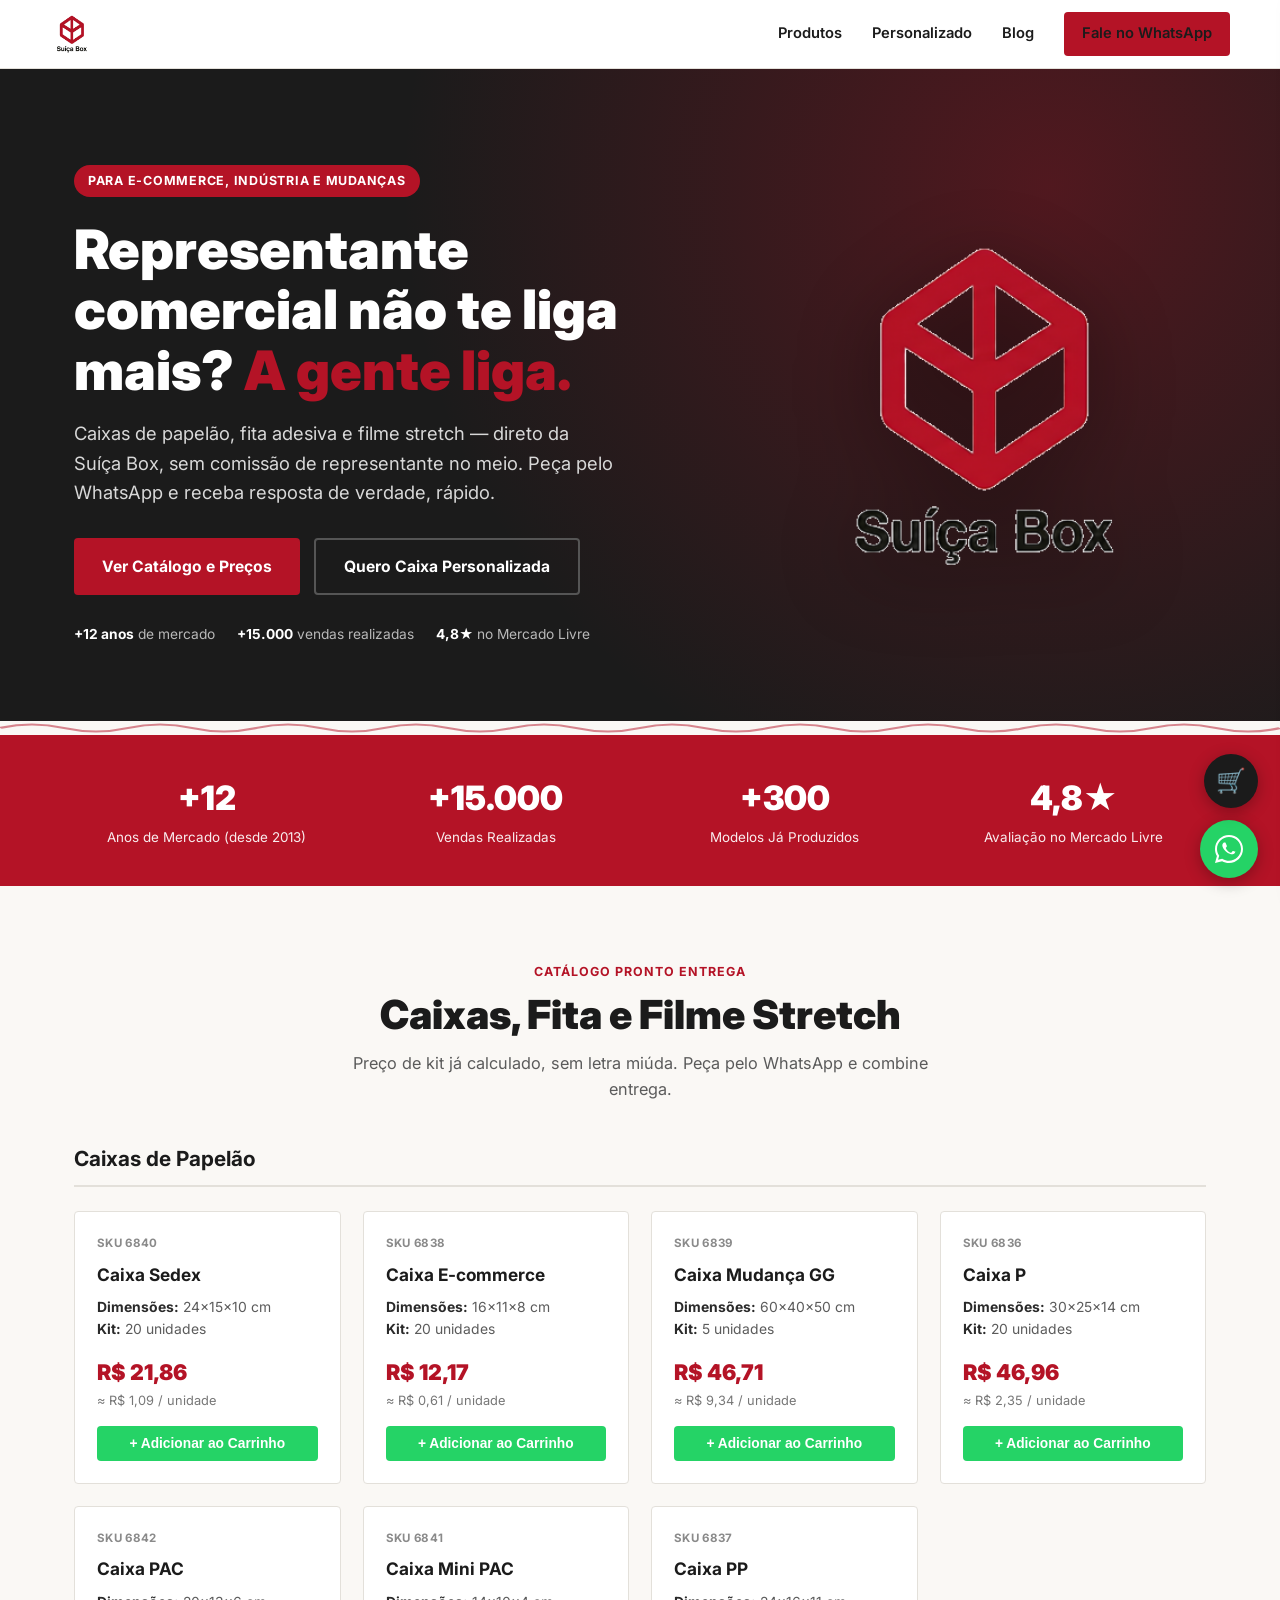
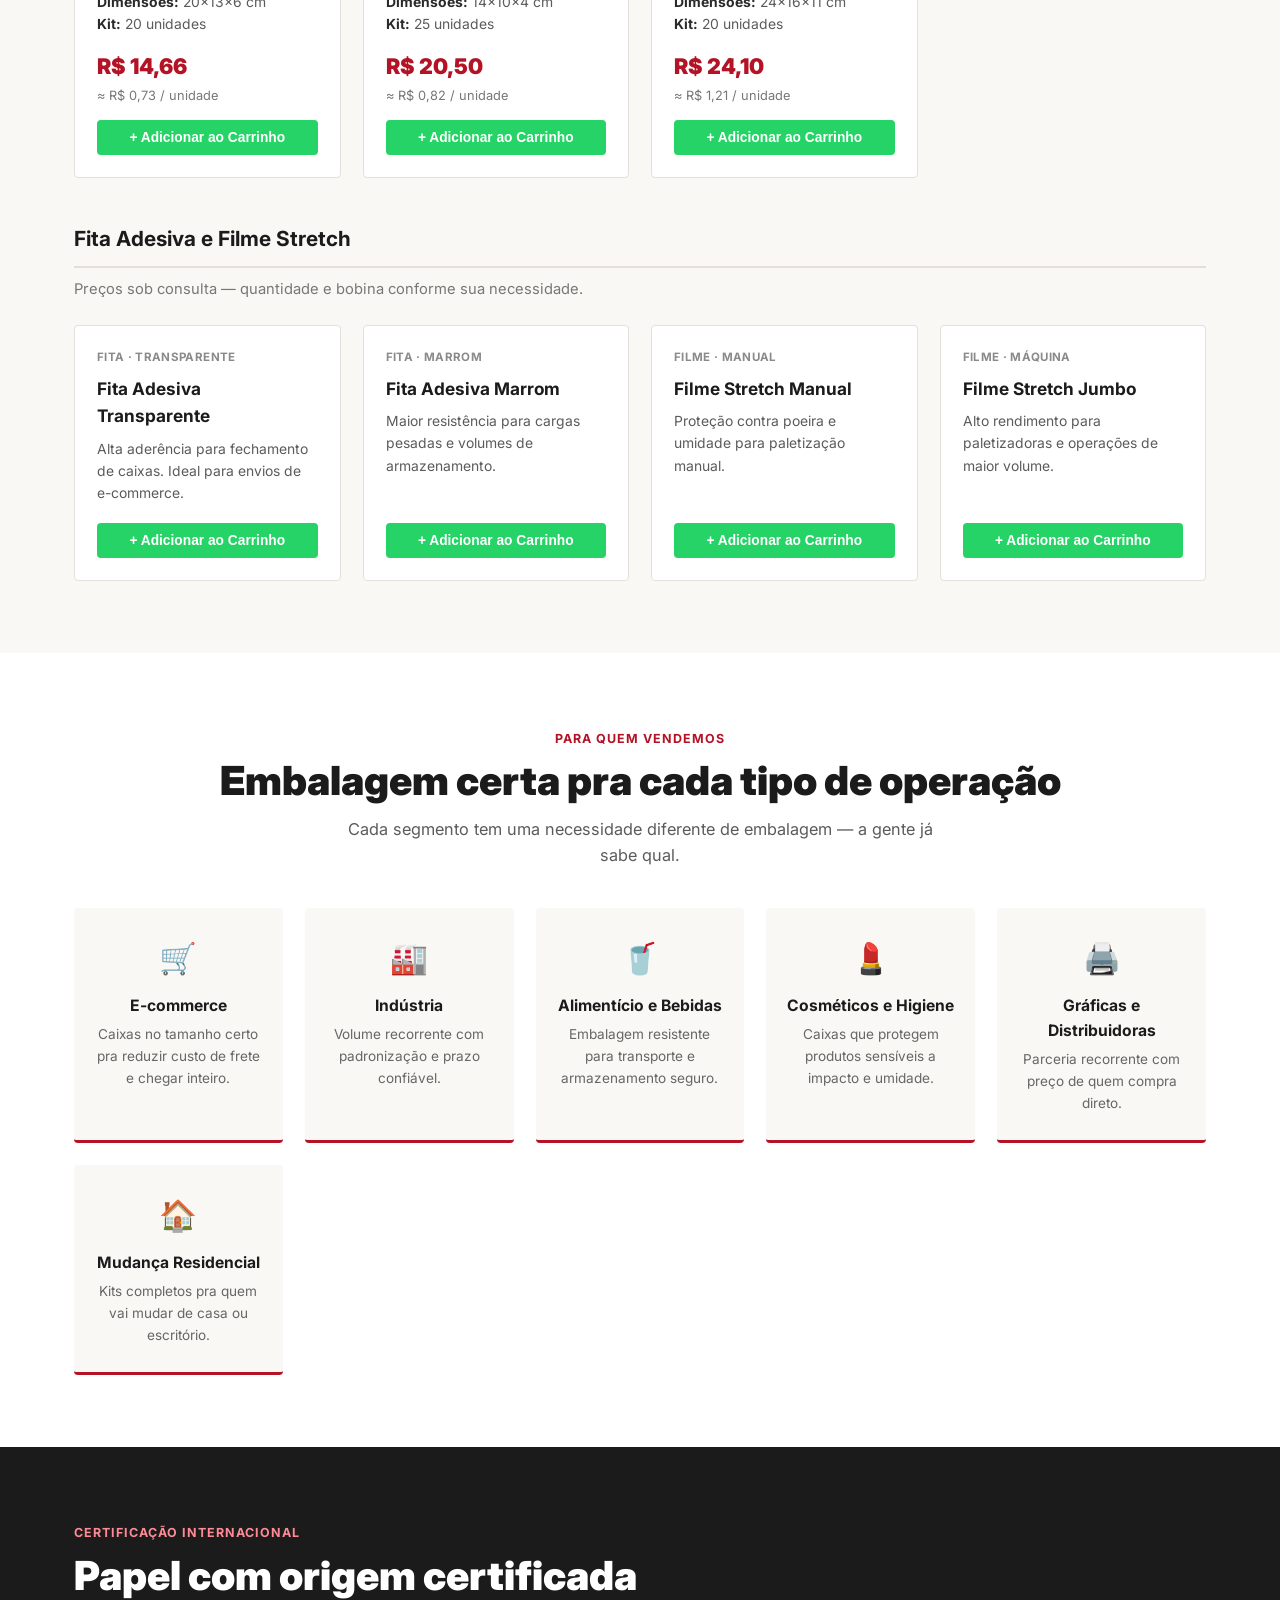
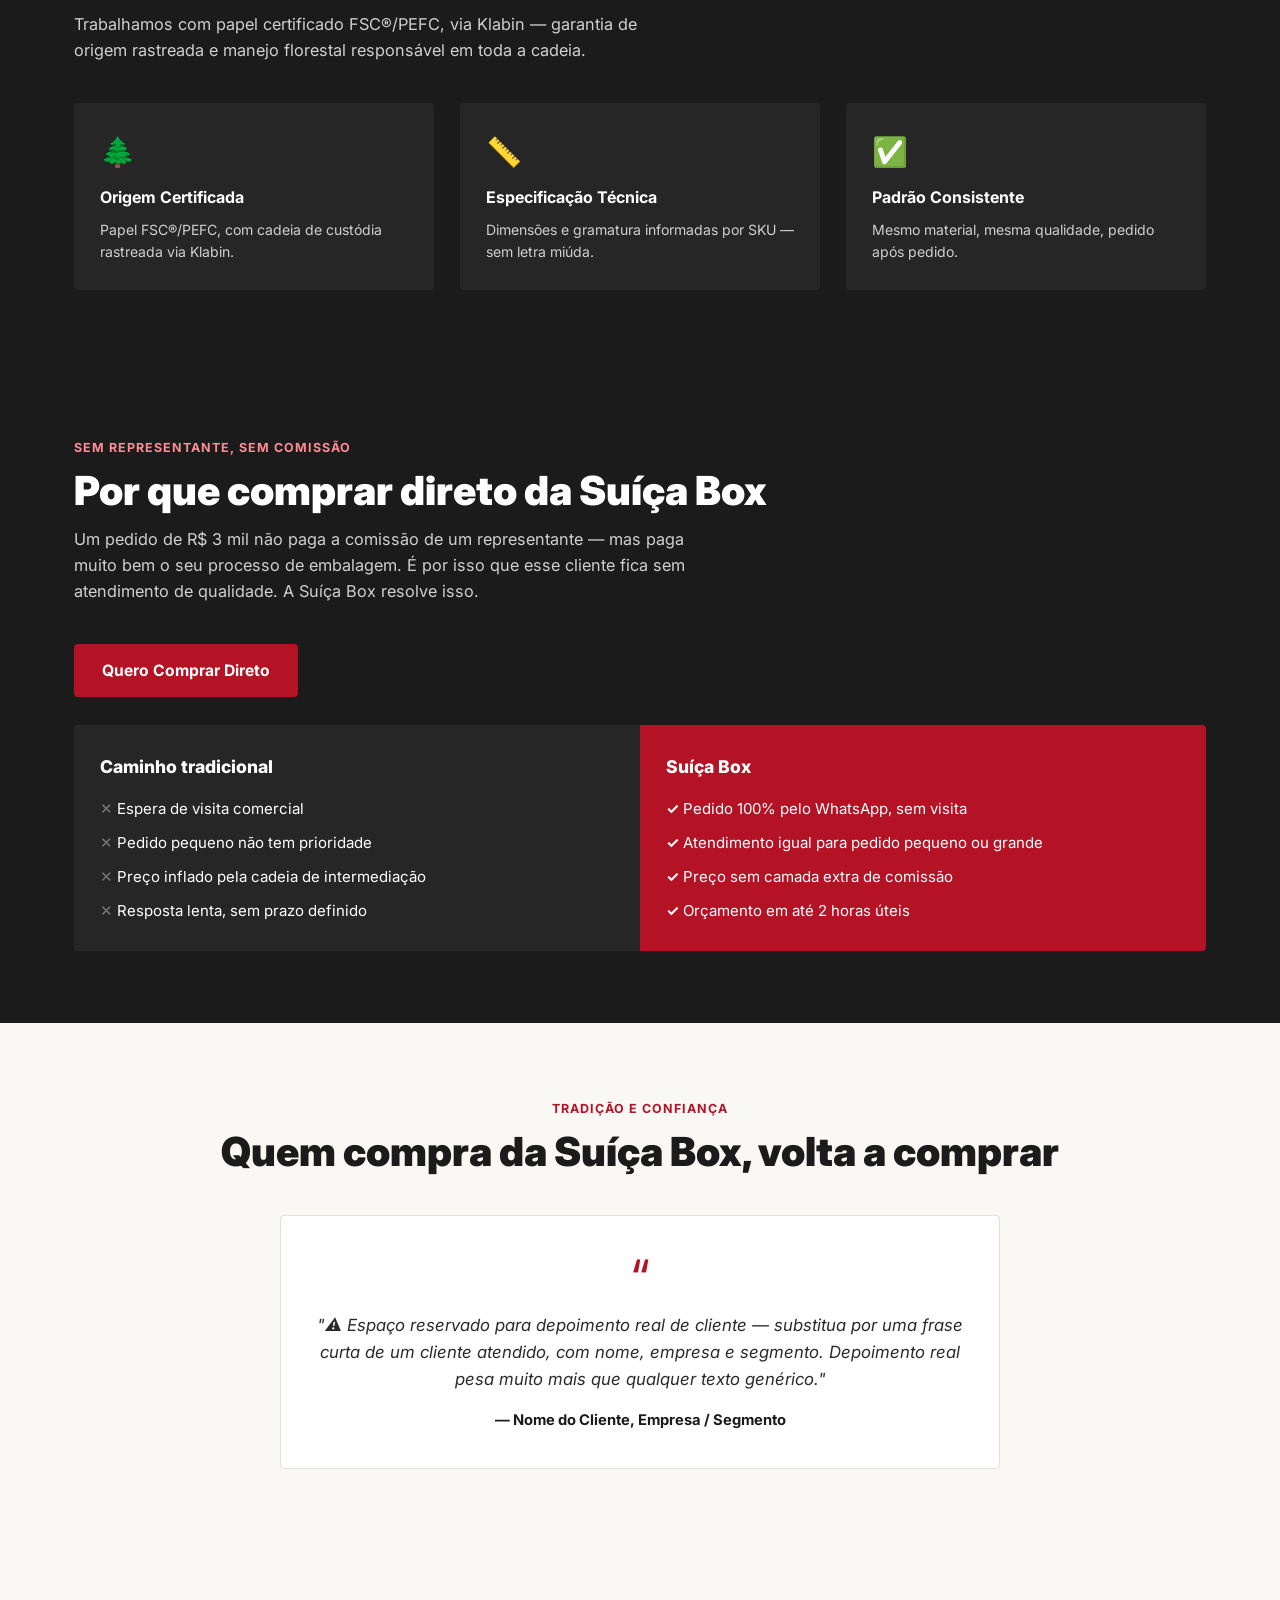
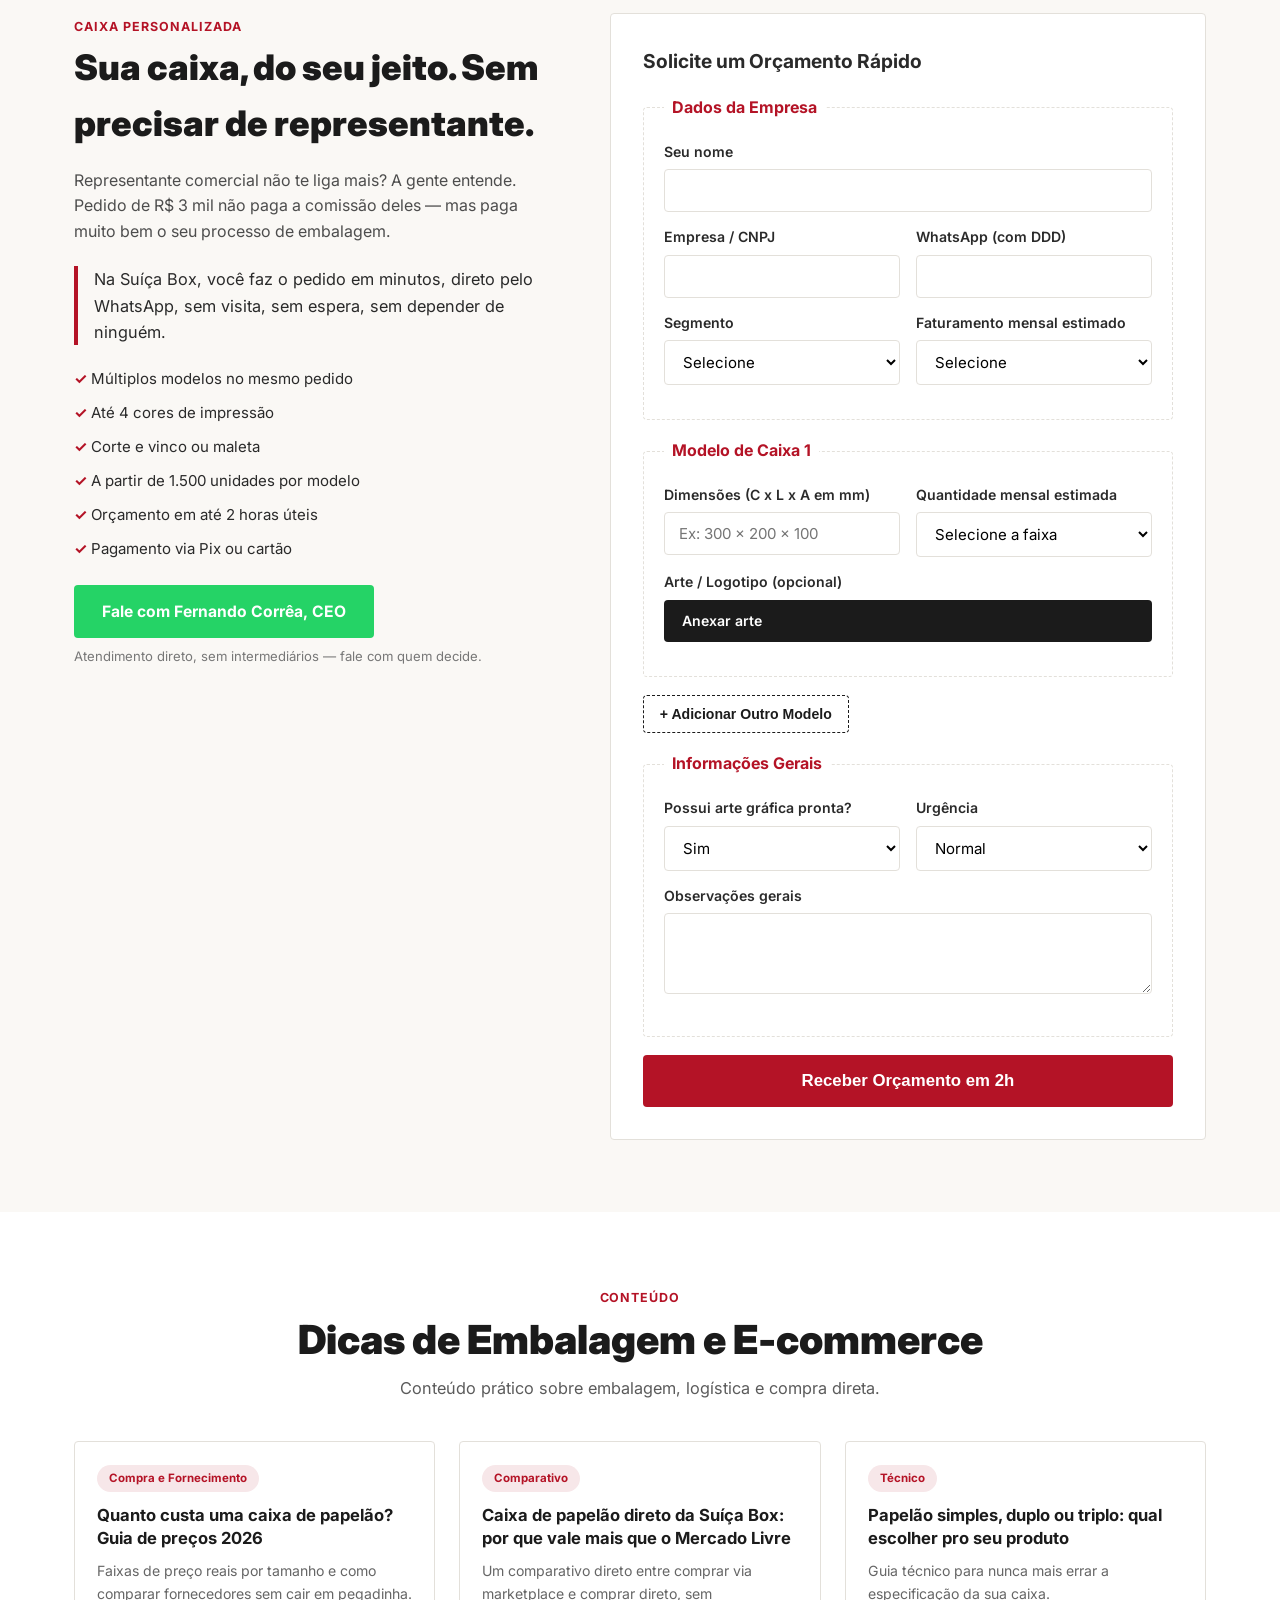
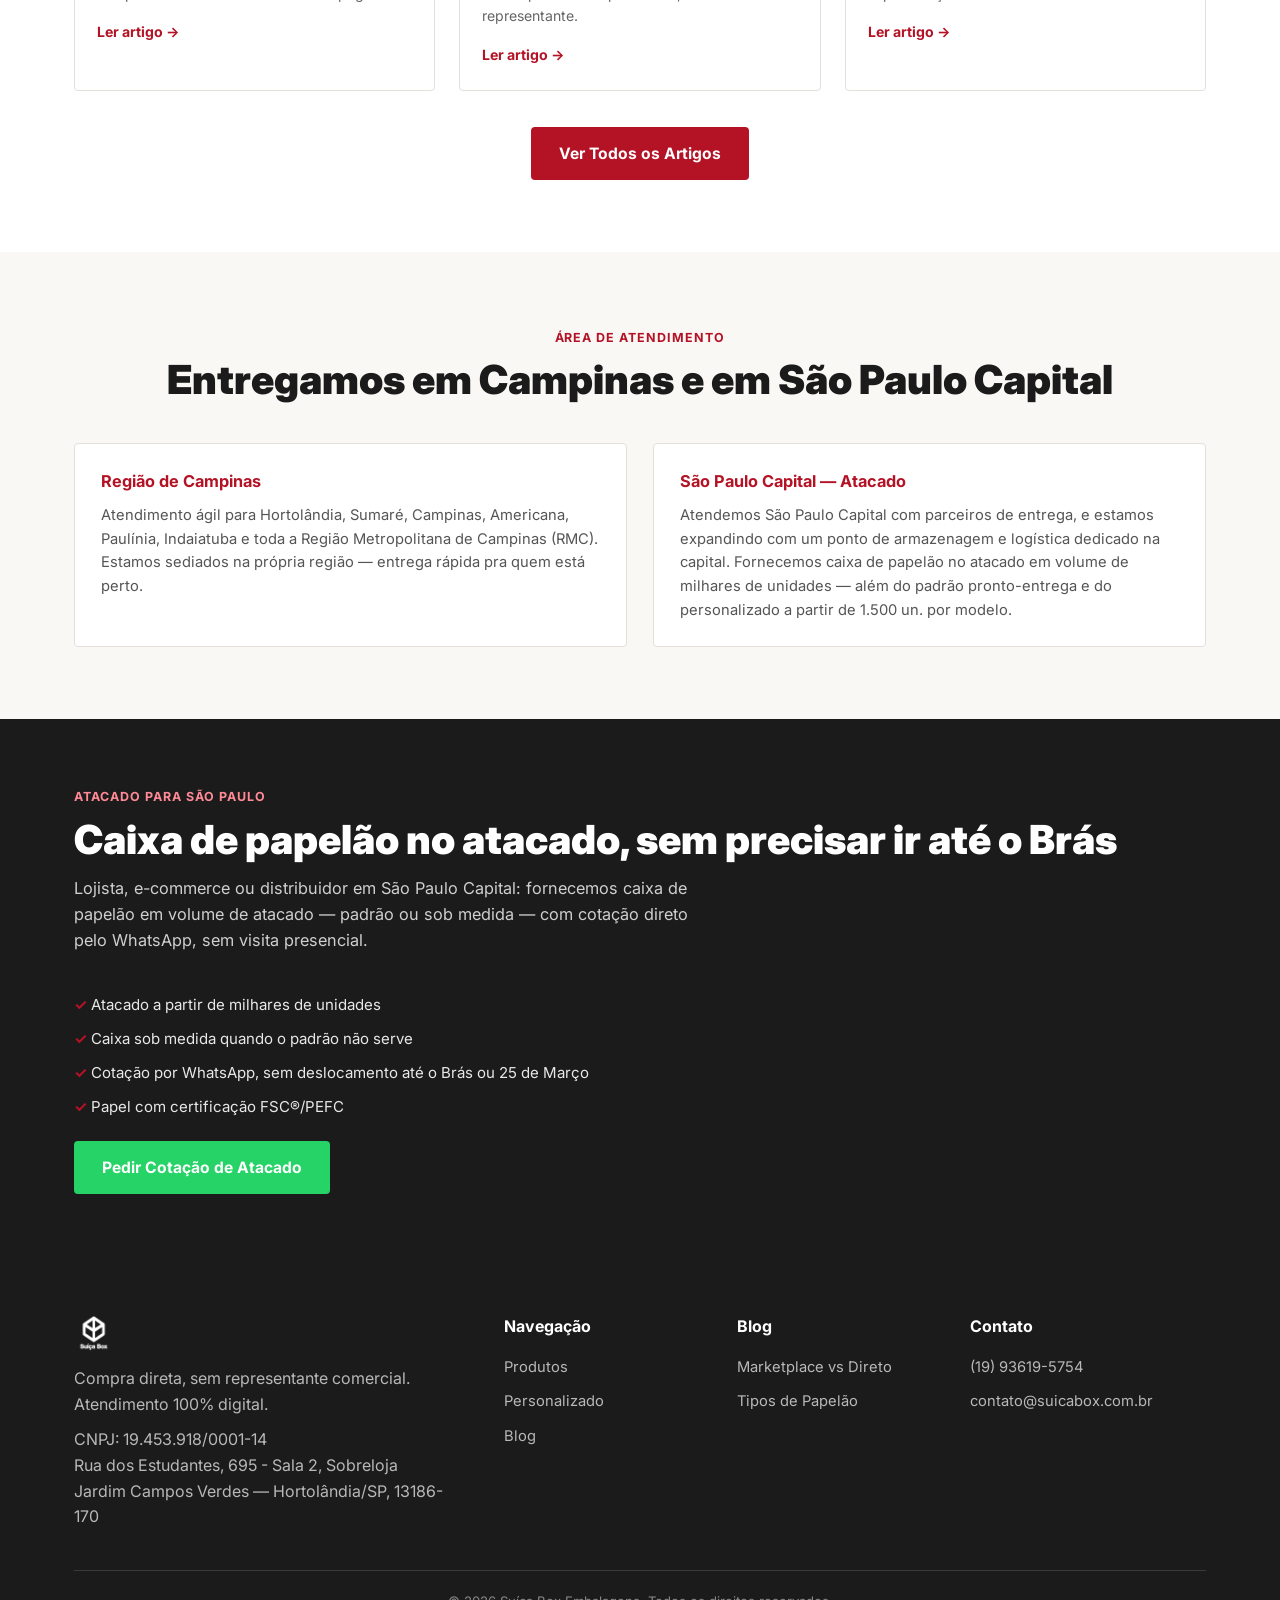
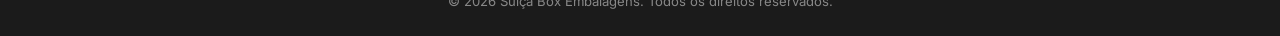
<file: index.html>
<!DOCTYPE html>
<html lang="pt-BR">
<head>
  <meta charset="UTF-8" />
  <meta name="viewport" content="width=device-width, initial-scale=1.0" />

  <title>Suíça Box | Caixas de Papelão em Campinas e São Paulo Capital</title>
  <meta name="description" content="Caixas de papelão, fita adesiva e filme stretch direto da Suíça Box, sem representante comercial. Atendemos Campinas, Região Metropolitana e São Paulo Capital. Orçamento via WhatsApp em até 2h úteis." />
  <meta name="keywords" content="caixa de papelão Campinas, embalagens para e-commerce, fita adesiva, filme stretch, caixa personalizada com logo, fornecedor de embalagem SP" />
  <link rel="canonical" href="https://www.suicabox.com.br/" />
  <meta name="robots" content="index, follow" />
  <meta name="theme-color" content="#B41326" />

  <!-- Open Graph -->
  <meta property="og:title" content="Suíça Box | Embalagens Direto, Sem Representante" />
  <meta property="og:description" content="Caixas de papelão, fita adesiva e filme stretch com atendimento 100% digital. Orçamento via WhatsApp em até 2h úteis." />
  <meta property="og:image" content="https://www.suicabox.com.br/static/og-image.png" />
  <meta property="og:url" content="https://www.suicabox.com.br/" />
  <meta property="og:type" content="website" />
  <meta property="og:locale" content="pt_BR" />

  <link rel="icon" href="[data-uri]" type="image/png" />
  <link rel="apple-touch-icon" href="[data-uri]" />

  <link rel="preconnect" href="https://fonts.googleapis.com" />
  <link rel="preconnect" href="https://fonts.gstatic.com" crossorigin />
  <link href="https://fonts.googleapis.com/css2?family=Inter:wght@400;600;700;900&display=swap" rel="stylesheet" />

  <style>
/* ===========================================
   SUÍÇA BOX — style.css
   Identidade: Vermelho #B41326 | Preto #1B1B1B
   Tipografia: Helvetica Neue Bold (display) + Inter (corpo)
   Direção: Swiss-grid precision + textura de papelão ondulado
=========================================== */

*, *::before, *::after { box-sizing: border-box; margin: 0; padding: 0; }

:root {
  --red: #B41326;
  --red-dark: #8C0F1E;
  --red-light: #F7E7E9;
  --black: #1B1B1B;
  --ink: #2A2A2A;
  --paper: #FAF8F5;      /* tom kraft claro, não branco puro — remete a papel */
  --kraft: #C9A876;      /* acento secundário, papelão/kraft */
  --gray-line: #E3E0DA;
  --white: #FFFFFF;
  --whatsapp: #25D366;
  --whatsapp-dark: #1EAE54;
  --font-display: 'Helvetica Neue', Inter, Arial, sans-serif;
  --font-body: 'Inter', Helvetica, Arial, sans-serif;
  --radius: 4px;
  --container: 1180px;
}

html { scroll-behavior: smooth; }

body {
  font-family: var(--font-body);
  color: var(--ink);
  background: var(--paper);
  line-height: 1.6;
  -webkit-font-smoothing: antialiased;
}

img { max-width: 100%; display: block; }

.container {
  max-width: var(--container);
  margin: 0 auto;
  padding: 0 24px;
}

a { color: inherit; }

.eyebrow {
  font-size: 0.78rem;
  font-weight: 700;
  letter-spacing: 0.08em;
  text-transform: uppercase;
  color: var(--red);
}

.section-title {
  font-family: var(--font-display);
  font-weight: 900;
  font-size: clamp(1.7rem, 3.2vw, 2.5rem);
  color: var(--black);
  margin: 8px 0 12px;
  line-height: 1.15;
}

.section-sub {
  color: #5b5b5b;
  font-size: 1.02rem;
  max-width: 620px;
  margin-bottom: 36px;
}

.section-head { margin-bottom: 40px; }
.section-head.center { text-align: center; margin-left: auto; margin-right: auto; }
.section-head.center .section-sub { margin-left: auto; margin-right: auto; }

section { padding: 72px 0; }

/* ===== DIVISOR "PAPELÃO ONDULADO" — elemento de assinatura ===== */
.flute-divider {
  width: 100%;
  height: 14px;
  display: block;
  line-height: 0;
}
.flute-divider svg { width: 100%; height: 14px; display: block; }

/* ===== BOTÕES ===== */
.btn {
  display: inline-flex;
  align-items: center;
  gap: 8px;
  padding: 14px 28px;
  font-weight: 700;
  font-size: 0.98rem;
  border-radius: var(--radius);
  text-decoration: none;
  border: none;
  cursor: pointer;
  transition: transform .15s ease, background .15s ease, box-shadow .15s ease;
  white-space: nowrap;
}
.btn:active { transform: translateY(1px); }

.btn-primary { background: var(--red); color: var(--white); }
.btn-primary:hover { background: var(--red-dark); }

.btn-whatsapp { background: var(--whatsapp); color: var(--white); }
.btn-whatsapp:hover { background: var(--whatsapp-dark); }

.btn-outline { background: transparent; color: var(--white); border: 2px solid rgba(255,255,255,.65); }
.btn-outline:hover { background: rgba(255,255,255,.12); }

.btn-block { width: 100%; justify-content: center; }
.btn-sm { padding: 10px 18px; font-size: 0.86rem; }

/* ===== HEADER ===== */
.navbar {
  position: sticky;
  top: 0;
  background: var(--white);
  border-bottom: 1px solid var(--gray-line);
  z-index: 1000;
}
.nav-inner {
  display: flex;
  align-items: center;
  justify-content: space-between;
  padding: 12px 0;
}
.logo-img { height: 42px; }
.nav-links { display: flex; align-items: center; gap: 30px; }
.nav-links a {
  text-decoration: none;
  color: var(--black);
  font-weight: 600;
  font-size: 0.92rem;
}
.nav-links a:hover { color: var(--red); }
.menu-toggle { display: none; background: none; border: none; font-size: 1.7rem; cursor: pointer; }

/* ===== HERO ===== */
.hero {
  background: var(--black);
  background-image: radial-gradient(circle at 82% 18%, rgba(180,19,38,.35), transparent 55%);
  color: var(--white);
  padding: 96px 0 76px;
}
.hero-inner { display: grid; grid-template-columns: 1.15fr 0.85fr; gap: 56px; align-items: center; }
.hero-eyebrow {
  display: inline-block;
  font-size: 0.78rem;
  font-weight: 700;
  letter-spacing: .06em;
  text-transform: uppercase;
  background: var(--red);
  padding: 6px 14px;
  border-radius: 20px;
  margin-bottom: 22px;
}
.hero h1 {
  font-family: var(--font-display);
  font-weight: 900;
  font-size: clamp(2.1rem, 4.4vw, 3.4rem);
  line-height: 1.12;
  margin-bottom: 18px;
}
.hero h1 em { color: var(--red); font-style: normal; }
.hero p.lead { font-size: 1.15rem; color: #d8d8d8; max-width: 540px; margin-bottom: 30px; }
.hero-cta { display: flex; gap: 14px; flex-wrap: wrap; margin-bottom: 28px; }
.hero-trust { display: flex; gap: 22px; flex-wrap: wrap; font-size: 0.86rem; color: #b9b9b9; }
.hero-trust strong { color: var(--white); }
.hero-visual { display: flex; justify-content: center; }
.hero-visual img { width: 100%; max-width: 360px; filter: drop-shadow(0 18px 40px rgba(0,0,0,.45)); }

/* ===== CREDIBILIDADE ===== */
.credibilidade { background: var(--red); padding: 36px 0; }
.cred-grid { display: grid; grid-template-columns: repeat(4, 1fr); gap: 24px; text-align: center; }
.cred-item { color: var(--white); }
.cred-item .num { display: block; font-family: var(--font-display); font-weight: 900; font-size: clamp(1.5rem, 3vw, 2.1rem); }
.cred-item .label { font-size: 0.84rem; opacity: 0.92; }

/* ===== PRODUTOS ===== */
.produtos { background: var(--paper); }
.subgroup-title {
  font-family: var(--font-display);
  font-weight: 700;
  font-size: 1.3rem;
  color: var(--black);
  border-bottom: 2px solid var(--gray-line);
  padding-bottom: 10px;
  margin: 44px 0 24px;
}
.subgroup-title:first-of-type { margin-top: 0; }
.product-grid { display: grid; grid-template-columns: repeat(auto-fit, minmax(250px, 1fr)); gap: 22px; }

.product-card {
  background: var(--white);
  border: 1px solid var(--gray-line);
  border-radius: var(--radius);
  padding: 22px;
  display: flex;
  flex-direction: column;
  transition: box-shadow .2s, border-color .2s;
}
.product-card:hover { box-shadow: 0 10px 28px rgba(0,0,0,.08); border-color: var(--red); }
.sku-tag {
  font-size: 0.72rem;
  font-weight: 700;
  letter-spacing: .03em;
  color: #8a8a8a;
  margin-bottom: 8px;
}
.product-card h3 { font-size: 1.08rem; font-weight: 700; color: var(--black); margin-bottom: 8px; }
.product-specs { font-size: 0.87rem; color: #5b5b5b; margin-bottom: 14px; flex-grow: 1; }
.product-specs strong { color: var(--ink); }
.product-price { margin-bottom: 14px; }
.product-price .kit { font-family: var(--font-display); font-weight: 900; font-size: 1.35rem; color: var(--red); }
.product-price .unit { font-size: 0.8rem; color: #777; display: block; margin-top: 2px; }
.product-card.cotacao { justify-content: space-between; }
.product-card.cotacao .product-specs { margin-bottom: 18px; }

/* ===== SEGMENTOS ===== */
.segmentos { background: var(--white); }
.segmentos-grid { display: grid; grid-template-columns: repeat(auto-fit, minmax(190px, 1fr)); gap: 22px; }
.segmento-item {
  background: var(--paper); border-radius: var(--radius); padding: 26px 20px; text-align: center;
  border-bottom: 3px solid var(--red); transition: transform .15s;
}
.segmento-item:hover { transform: translateY(-3px); }
.segmento-icon { font-size: 1.9rem; display: block; margin-bottom: 10px; }
.segmento-item h4 { font-weight: 700; color: var(--black); margin-bottom: 6px; font-size: 0.98rem; }
.segmento-item p { font-size: 0.85rem; color: #666; }

/* ===== QUALIDADE / CERTIFICAÇÃO ===== */
.qualidade { background: var(--black); color: var(--white); }
.qualidade .eyebrow { color: #ff8a96; }
.qualidade .section-title { color: var(--white); }
.qualidade .section-sub { color: #cfcfcf; }
.qualidade-grid { display: grid; grid-template-columns: repeat(auto-fit, minmax(220px, 1fr)); gap: 26px; margin-top: 12px; }
.qualidade-item { background: #262626; border-radius: var(--radius); padding: 26px; }
.qualidade-icon { font-size: 1.8rem; display: block; margin-bottom: 10px; }
.qualidade-item h4 { font-weight: 700; margin-bottom: 8px; font-size: 1rem; }
.qualidade-item p { font-size: 0.88rem; color: #cfcfcf; }

/* ===== DEPOIMENTO ===== */
.depoimento { background: var(--paper); }
.depoimento-card {
  max-width: 720px; margin: 0 auto; text-align: center;
  background: var(--white); border: 1px solid var(--gray-line); border-radius: var(--radius);
  padding: 36px 32px; position: relative;
}
.depoimento-card::before {
  content: "“"; font-family: var(--font-display); font-size: 3.4rem; color: var(--red);
  display: block; line-height: 1; margin-bottom: 6px;
}
.depoimento-texto { font-size: 1.05rem; color: var(--ink); margin-bottom: 16px; font-style: italic; }
.depoimento-autor { font-weight: 700; color: var(--black); font-size: 0.92rem; }

/* ===== POR QUE COMPRAR DIRETO ===== */
.diferenciacao { background: var(--black); color: var(--white); }
.diferenciacao .section-title, .diferenciacao .eyebrow { color: var(--white); }
.diferenciacao .eyebrow { color: #ff8a96; }
.compare-grid { display: grid; grid-template-columns: 1fr 1fr; gap: 0; border-radius: var(--radius); overflow: hidden; margin-top: 8px; }
.compare-col { padding: 28px 26px; }
.compare-col.bad { background: #262626; }
.compare-col.good { background: var(--red); }
.compare-col h4 { font-family: var(--font-display); font-weight: 800; font-size: 1.1rem; margin-bottom: 16px; }
.compare-col ul { list-style: none; display: flex; flex-direction: column; gap: 10px; font-size: 0.94rem; }
.compare-col.bad li::before { content: "✕  "; color: #777; }
.compare-col.good li::before { content: "✓  "; font-weight: 700; }

/* ===== PERSONALIZADO ===== */
.personalizado { background: var(--paper); }
.pers-grid { display: grid; grid-template-columns: 0.9fr 1.1fr; gap: 48px; align-items: start; }
.pers-copy h2 { font-family: var(--font-display); font-weight: 900; font-size: clamp(1.6rem, 3vw, 2.2rem); color: var(--black); margin-bottom: 16px; }
.pers-copy p { color: #4d4d4d; margin-bottom: 16px; }
.pers-copy .pull-quote {
  border-left: 4px solid var(--red);
  padding-left: 16px;
  font-size: 1.02rem;
  color: var(--ink);
  margin: 22px 0;
}
.trust-list { list-style: none; display: flex; flex-direction: column; gap: 10px; margin-top: 20px; font-size: 0.94rem; }
.trust-list li::before { content: "✓  "; color: var(--red); font-weight: 700; }

.form-wrapper { background: var(--white); border: 1px solid var(--gray-line); border-radius: var(--radius); padding: 32px; }
.form-wrapper h3 { font-family: var(--font-display); font-size: 1.2rem; margin-bottom: 18px; }
fieldset { border: 1px dashed var(--gray-line); border-radius: var(--radius); padding: 20px; margin-bottom: 18px; }
legend { font-weight: 700; color: var(--red); padding: 0 8px; font-size: 1rem; }
.form-row { display: flex; flex-wrap: wrap; gap: 16px; }
.form-group { flex: 1; min-width: 220px; margin-bottom: 14px; }
.form-group label { display: block; font-weight: 600; font-size: 0.88rem; margin-bottom: 6px; }
.form-group input, .form-group select, .form-group textarea {
  width: 100%; padding: 11px 14px; border: 1px solid var(--gray-line);
  border-radius: var(--radius); font-family: var(--font-body); font-size: 0.94rem; background: var(--white);
}
.form-group input:focus, .form-group select:focus, .form-group textarea:focus { outline: none; border-color: var(--red); }
#add-model-btn {
  background: none; border: 1px dashed var(--black); color: var(--black);
  padding: 10px 16px; border-radius: var(--radius); font-weight: 600; cursor: pointer; font-size: 0.88rem;
}
.upload-label {
  display: inline-block; padding: 10px 18px; background: var(--black); color: var(--white);
  border-radius: var(--radius); cursor: pointer; font-weight: 600; font-size: 0.86rem; margin-top: 6px;
}
.upload-label:hover { background: #333; }
.form-group input[type="file"] { display: none; }
.file-name { font-size: 0.82rem; font-style: italic; color: #777; margin-top: 6px; }
#success-message { display: none; text-align: center; padding: 50px 10px; }
#success-message .icon { font-size: 3.4rem; color: var(--whatsapp); margin-bottom: 14px; }
#success-message h3 { font-family: var(--font-display); font-size: 1.5rem; margin-bottom: 10px; }

/* ===== BLOG PREVIEW ===== */
.blog-preview { background: var(--white); }
.blog-grid { display: grid; grid-template-columns: repeat(auto-fit, minmax(280px, 1fr)); gap: 24px; }
.post-card { border: 1px solid var(--gray-line); border-radius: var(--radius); overflow: hidden; transition: box-shadow .2s; }
.post-card:hover { box-shadow: 0 10px 28px rgba(0,0,0,.08); }
.post-card-body { padding: 22px; }
.post-tag { display: inline-block; background: var(--red-light); color: var(--red); font-size: 0.72rem; font-weight: 700; padding: 4px 12px; border-radius: 20px; margin-bottom: 12px; }
.post-card h3 { font-size: 1.04rem; font-weight: 700; margin-bottom: 10px; line-height: 1.4; color: var(--black); }
.post-card p { font-size: 0.88rem; color: #666; margin-bottom: 14px; }
.btn-post { color: var(--red); font-weight: 700; text-decoration: none; font-size: 0.88rem; }
.blog-cta-wrap { text-align: center; margin-top: 36px; }

/* ===== ÁREA DE ATENDIMENTO ===== */
.atendimento { background: var(--paper); }
.atendimento-grid { display: grid; grid-template-columns: repeat(auto-fit, minmax(260px, 1fr)); gap: 26px; }
.atendimento-col { background: var(--white); border: 1px solid var(--gray-line); border-radius: var(--radius); padding: 24px 26px; }
.atendimento-col h4 { color: var(--red); font-weight: 700; margin-bottom: 10px; font-size: 1.02rem; }
.atendimento-col p { color: #555; font-size: 0.92rem; }

/* ===== ATACADO SP ===== */
.atacado-sp { background: var(--black); color: var(--white); padding: 64px 0; }
.atacado-sp .eyebrow { color: #ff8a96; }
.atacado-sp .section-title { color: var(--white); }
.atacado-sp .section-sub { color: #cfcfcf; }
.atacado-sp .trust-list li { color: #e8e8e8; }
.atacado-sp .trust-list li::before { color: var(--red); }

/* ===== CARRINHO ===== */
.cart-fab {
  position: fixed; bottom: 92px; right: 22px;
  background: var(--black); color: var(--white);
  width: 54px; height: 54px; border-radius: 50%;
  border: none; font-size: 1.5rem; cursor: pointer;
  display: flex; align-items: center; justify-content: center;
  box-shadow: 0 4px 16px rgba(0,0,0,.28); z-index: 1000; transition: transform .15s;
}
.cart-fab:hover { transform: scale(1.08); }
.cart-count {
  position: absolute; top: -4px; right: -4px;
  background: var(--red); color: #fff; font-size: 0.72rem; font-weight: 700;
  width: 20px; height: 20px; border-radius: 50%;
  display: none; align-items: center; justify-content: center;
}
.cart-overlay {
  position: fixed; inset: 0; background: rgba(0,0,0,.4);
  opacity: 0; pointer-events: none; transition: opacity .2s; z-index: 1100;
}
.cart-overlay.open { opacity: 1; pointer-events: auto; }
.cart-drawer {
  position: fixed; top: 0; right: -380px; width: 360px; max-width: 90vw; height: 100%;
  background: var(--white); box-shadow: -4px 0 20px rgba(0,0,0,.15);
  z-index: 1200; transition: right .25s ease; display: flex; flex-direction: column;
}
.cart-drawer.open { right: 0; }
.cart-drawer-header {
  display: flex; align-items: center; justify-content: space-between;
  padding: 20px; border-bottom: 1px solid var(--gray-line);
}
.cart-drawer-header h3 { font-family: var(--font-display); font-size: 1.15rem; color: var(--black); }
.cart-close { background: none; border: none; font-size: 1.2rem; cursor: pointer; color: #777; }
.cart-items { flex: 1; overflow-y: auto; padding: 16px 20px; }
.cart-empty { color: #777; font-size: 0.92rem; }
.cart-item {
  display: flex; align-items: center; gap: 10px; padding: 12px 0;
  border-bottom: 1px solid var(--gray-line);
}
.cart-item-info { flex: 1; display: flex; flex-direction: column; }
.cart-item-info strong { font-size: 0.92rem; color: var(--black); }
.cart-item-info span { font-size: 0.76rem; color: #999; }
.cart-item-qty { display: flex; align-items: center; gap: 8px; }
.qty-btn {
  width: 24px; height: 24px; border-radius: 4px; border: 1px solid var(--gray-line);
  background: var(--white); cursor: pointer; font-size: 0.9rem; line-height: 1;
}
.cart-remove { background: none; border: none; color: #bbb; cursor: pointer; font-size: 0.9rem; }
.cart-remove:hover { color: var(--red); }
.cart-footer { padding: 18px 20px; border-top: 1px solid var(--gray-line); }

/* ===== FOOTER ===== */
.footer { background: var(--black); color: #b8b8b8; padding: 56px 0 24px; }
.footer-grid { display: grid; grid-template-columns: 2fr 1fr 1fr 1.2fr; gap: 36px; margin-bottom: 40px; }
.footer-logo { height: 38px; filter: brightness(0) invert(1); margin-bottom: 14px; }
.footer-col h4 { color: var(--white); font-size: 1rem; margin-bottom: 14px; }
.footer-col ul { list-style: none; display: flex; flex-direction: column; gap: 9px; }
.footer-col a { text-decoration: none; color: #b8b8b8; font-size: 0.92rem; }
.footer-col a:hover { color: var(--white); }
.footer-bottom { text-align: center; border-top: 1px solid #3a3a3a; padding-top: 20px; font-size: 0.82rem; color: #888; }

/* ===== WHATSAPP FLUTUANTE ===== */
.floating-whatsapp {
  position: fixed; bottom: 22px; right: 22px;
  background: var(--whatsapp); color: var(--white);
  width: 58px; height: 58px; border-radius: 50%;
  display: flex; align-items: center; justify-content: center;
  font-size: 1.8rem; text-decoration: none; z-index: 1000;
  box-shadow: 0 4px 16px rgba(0,0,0,.28); transition: transform .15s;
}
.floating-whatsapp:hover { transform: scale(1.08); }

/* ===== RESPONSIVO ===== */
@media (max-width: 860px) {
  .hero-inner { grid-template-columns: 1fr; text-align: left; }
  .hero-visual { display: none; }
  .cred-grid { grid-template-columns: repeat(2, 1fr); gap: 28px; }
  .compare-grid { grid-template-columns: 1fr; }
  .pers-grid { grid-template-columns: 1fr; }
  .footer-grid { grid-template-columns: 1fr 1fr; }
}

@media (max-width: 680px) {
  .nav-links {
    display: none; position: absolute; top: 64px; left: 0; right: 0;
    background: var(--white); flex-direction: column; padding: 20px 24px; gap: 16px;
    border-bottom: 1px solid var(--gray-line); z-index: 999;
  }
  .nav-links.open { display: flex; }
  .menu-toggle { display: block; }
  section { padding: 52px 0; }
  .cred-grid { grid-template-columns: repeat(2, 1fr); }
  .footer-grid { grid-template-columns: 1fr; }
}

/* Acessibilidade */
a:focus-visible, button:focus-visible, input:focus-visible, select:focus-visible, textarea:focus-visible {
  outline: 3px solid var(--red); outline-offset: 2px;
}
@media (prefers-reduced-motion: reduce) {
  * { transition: none !important; scroll-behavior: auto !important; }
}

</style>

  <!-- Dados Estruturados — WholesaleStore (revenda B2B, não fabricante) -->
  <script type="application/ld+json">
  {
    "@context": "https://schema.org",
    "@type": "WholesaleStore",
    "name": "Suíça Box Embalagens",
    "image": "https://www.suicabox.com.br/static/logo.png",
    "url": "https://www.suicabox.com.br/",
    "telephone": "+5519936195754",
    "description": "Especialista em embalagens de papelão, fita adesiva e filme stretch para e-commerce, indústria e mudanças. Venda direta, sem representante comercial. Atendimento 100% digital.",
    "taxID": "19.453.918/0001-14",
    "foundingDate": "2013",
    "address": {
      "@type": "PostalAddress",
      "streetAddress": "Rua dos Estudantes, 695, Sala 2 - Sobreloja",
      "addressLocality": "Hortolândia",
      "addressRegion": "SP",
      "postalCode": "13186-170",
      "addressCountry": "BR"
    },
    "areaServed": [
      { "@type": "City", "name": "Hortolândia" },
      { "@type": "City", "name": "Campinas" },
      { "@type": "City", "name": "Sumaré" },
      { "@type": "City", "name": "São Paulo" },
      { "@type": "AdministrativeArea", "name": "Região Metropolitana de Campinas" }
    ],
    "aggregateRating": {
      "@type": "AggregateRating",
      "ratingValue": "4.8",
      "bestRating": "5",
      "ratingCount": "50"
    }
  }
  </script>
  <!-- ⚠️ Confirme o número real de avaliações no Mercado Livre para ratingCount -->
</head>
<body>

  <!-- ===== NAVBAR ===== -->
  <header class="navbar">
    <div class="container nav-inner">
      <a href="/" class="logo-link" aria-label="Suíça Box — início">
        <img src="[data-uri]" alt="Suíça Box" class="logo-img" />
      </a>
      <nav class="nav-links" id="nav-links">
        <a href="#produtos">Produtos</a>
        <a href="#personalizado">Personalizado</a>
        <a href="#blog">Blog</a>
        <a href="https://wa.me/5519936195754?text=Ol%C3%A1%21%20Vim%20pelo%20site%20da%20Su%C3%AD%C3%A7a%20Box%20e%20quero%20falar%20com%20a%20equipe." class="btn btn-primary btn-sm" target="_blank" rel="noopener">Fale no WhatsApp</a>
      </nav>
      <button class="menu-toggle" aria-label="Abrir menu" aria-expanded="false" aria-controls="nav-links">&#9776;</button>
    </div>
  </header>

  <main>
    <!-- ===== HERO ===== -->
    <section class="hero">
      <div class="container hero-inner">
        <div class="hero-text">
          <span class="hero-eyebrow">Para E-commerce, Indústria e Mudanças</span>
          <h1>Representante comercial não te liga mais? <em>A gente liga.</em></h1>
          <p class="lead">Caixas de papelão, fita adesiva e filme stretch — direto da Suíça Box, sem comissão de representante no meio. Peça pelo WhatsApp e receba resposta de verdade, rápido.</p>
          <div class="hero-cta">
            <a href="#produtos" class="btn btn-primary">Ver Catálogo e Preços</a>
            <a href="#personalizado" class="btn btn-outline" style="border-color:#555; color:#fff;">Quero Caixa Personalizada</a>
          </div>
          <div class="hero-trust">
            <span><strong>+12 anos</strong> de mercado</span>
            <span><strong>+15.000</strong> vendas realizadas</span>
            <span><strong>4,8★</strong> no Mercado Livre</span>
          </div>
        </div>
        <div class="hero-visual">
          <img src="[data-uri]" alt="Suíça Box" />
        </div>
      </div>
    </section>

    <div class="flute-divider" aria-hidden="true">
      <svg viewBox="0 0 400 14" preserveAspectRatio="none" xmlns="http://www.w3.org/2000/svg">
        <path d="M0,7 Q10,0 20,7 T40,7 T60,7 T80,7 T100,7 T120,7 T140,7 T160,7 T180,7 T200,7 T220,7 T240,7 T260,7 T280,7 T300,7 T320,7 T340,7 T360,7 T380,7 T400,7" fill="none" stroke="#B41326" stroke-width="2" opacity="0.5"/>
      </svg>
    </div>

    <!-- ===== CREDIBILIDADE ===== -->
    <section class="credibilidade">
      <div class="container cred-grid">
        <div class="cred-item"><span class="num">+12</span><span class="label">Anos de Mercado (desde 2013)</span></div>
        <div class="cred-item"><span class="num">+15.000</span><span class="label">Vendas Realizadas</span></div>
        <div class="cred-item"><span class="num">+300</span><span class="label">Modelos Já Produzidos</span></div>
        <div class="cred-item"><span class="num">4,8★</span><span class="label">Avaliação no Mercado Livre</span></div>
      </div>
    </section>

    <!-- ===== PRODUTOS ===== -->
    <section id="produtos" class="produtos">
      <div class="container">
        <div class="section-head center">
          <span class="eyebrow">Catálogo Pronto Entrega</span>
          <h2 class="section-title">Caixas, Fita e Filme Stretch</h2>
          <p class="section-sub">Preço de kit já calculado, sem letra miúda. Peça pelo WhatsApp e combine entrega.</p>
        </div>

        <h3 class="subgroup-title">Caixas de Papelão</h3>
        <div class="product-grid">

          <div class="product-card">
            <span class="sku-tag">SKU 6840</span>
            <h3>Caixa Sedex</h3>
            <p class="product-specs"><strong>Dimensões:</strong> 24x15x10 cm<br><strong>Kit:</strong> 20 unidades</p>
            <div class="product-price"><span class="kit">R$ 21,86</span><span class="unit">≈ R$ 1,09 / unidade</span></div>
            <button type="button" class="btn btn-whatsapp btn-block btn-sm btn-add-cart" data-sku="6840" data-name="Caixa Sedex">+ Adicionar ao Carrinho</button>
          </div>

          <div class="product-card">
            <span class="sku-tag">SKU 6838</span>
            <h3>Caixa E-commerce</h3>
            <p class="product-specs"><strong>Dimensões:</strong> 16x11x8 cm<br><strong>Kit:</strong> 20 unidades</p>
            <div class="product-price"><span class="kit">R$ 12,17</span><span class="unit">≈ R$ 0,61 / unidade</span></div>
            <button type="button" class="btn btn-whatsapp btn-block btn-sm btn-add-cart" data-sku="6838" data-name="Caixa E-commerce">+ Adicionar ao Carrinho</button>
          </div>

          <div class="product-card">
            <span class="sku-tag">SKU 6839</span>
            <h3>Caixa Mudança GG</h3>
            <p class="product-specs"><strong>Dimensões:</strong> 60x40x50 cm<br><strong>Kit:</strong> 5 unidades</p>
            <div class="product-price"><span class="kit">R$ 46,71</span><span class="unit">≈ R$ 9,34 / unidade</span></div>
            <button type="button" class="btn btn-whatsapp btn-block btn-sm btn-add-cart" data-sku="6839" data-name="Caixa Mudança GG">+ Adicionar ao Carrinho</button>
          </div>

          <div class="product-card">
            <span class="sku-tag">SKU 6836</span>
            <h3>Caixa P</h3>
            <p class="product-specs"><strong>Dimensões:</strong> 30x25x14 cm<br><strong>Kit:</strong> 20 unidades</p>
            <div class="product-price"><span class="kit">R$ 46,96</span><span class="unit">≈ R$ 2,35 / unidade</span></div>
            <button type="button" class="btn btn-whatsapp btn-block btn-sm btn-add-cart" data-sku="6836" data-name="Caixa P">+ Adicionar ao Carrinho</button>
          </div>

          <div class="product-card">
            <span class="sku-tag">SKU 6842</span>
            <h3>Caixa PAC</h3>
            <p class="product-specs"><strong>Dimensões:</strong> 20x13x6 cm<br><strong>Kit:</strong> 20 unidades</p>
            <div class="product-price"><span class="kit">R$ 14,66</span><span class="unit">≈ R$ 0,73 / unidade</span></div>
            <button type="button" class="btn btn-whatsapp btn-block btn-sm btn-add-cart" data-sku="6842" data-name="Caixa PAC">+ Adicionar ao Carrinho</button>
          </div>

          <div class="product-card">
            <span class="sku-tag">SKU 6841</span>
            <h3>Caixa Mini PAC</h3>
            <p class="product-specs"><strong>Dimensões:</strong> 14x10x4 cm<br><strong>Kit:</strong> 25 unidades</p>
            <div class="product-price"><span class="kit">R$ 20,50</span><span class="unit">≈ R$ 0,82 / unidade</span></div>
            <button type="button" class="btn btn-whatsapp btn-block btn-sm btn-add-cart" data-sku="6841" data-name="Caixa Mini PAC">+ Adicionar ao Carrinho</button>
          </div>

          <div class="product-card">
            <span class="sku-tag">SKU 6837</span>
            <h3>Caixa PP</h3>
            <p class="product-specs"><strong>Dimensões:</strong> 24x16x11 cm<br><strong>Kit:</strong> 20 unidades</p>
            <div class="product-price"><span class="kit">R$ 24,10</span><span class="unit">≈ R$ 1,21 / unidade</span></div>
            <button type="button" class="btn btn-whatsapp btn-block btn-sm btn-add-cart" data-sku="6837" data-name="Caixa PP">+ Adicionar ao Carrinho</button>
          </div>

        </div>

        <h3 class="subgroup-title">Fita Adesiva e Filme Stretch</h3>
        <p style="margin-top:-14px; margin-bottom:24px; font-size:0.92rem; color:#777;">Preços sob consulta — quantidade e bobina conforme sua necessidade.</p>
        <div class="product-grid">

          <div class="product-card cotacao">
            <span class="sku-tag">FITA · TRANSPARENTE</span>
            <h3>Fita Adesiva Transparente</h3>
            <p class="product-specs">Alta aderência para fechamento de caixas. Ideal para envios de e-commerce.</p>
            <button type="button" class="btn btn-whatsapp btn-block btn-sm btn-add-cart" data-sku="FITA-TRANS" data-name="Fita Adesiva Transparente">+ Adicionar ao Carrinho</button>
          </div>

          <div class="product-card cotacao">
            <span class="sku-tag">FITA · MARROM</span>
            <h3>Fita Adesiva Marrom</h3>
            <p class="product-specs">Maior resistência para cargas pesadas e volumes de armazenamento.</p>
            <button type="button" class="btn btn-whatsapp btn-block btn-sm btn-add-cart" data-sku="FITA-MARROM" data-name="Fita Adesiva Marrom">+ Adicionar ao Carrinho</button>
          </div>

          <div class="product-card cotacao">
            <span class="sku-tag">FILME · MANUAL</span>
            <h3>Filme Stretch Manual</h3>
            <p class="product-specs">Proteção contra poeira e umidade para paletização manual.</p>
            <button type="button" class="btn btn-whatsapp btn-block btn-sm btn-add-cart" data-sku="FILME-MANUAL" data-name="Filme Stretch Manual">+ Adicionar ao Carrinho</button>
          </div>

          <div class="product-card cotacao">
            <span class="sku-tag">FILME · MÁQUINA</span>
            <h3>Filme Stretch Jumbo</h3>
            <p class="product-specs">Alto rendimento para paletizadoras e operações de maior volume.</p>
            <button type="button" class="btn btn-whatsapp btn-block btn-sm btn-add-cart" data-sku="FILME-JUMBO" data-name="Filme Stretch Jumbo (Máquina)">+ Adicionar ao Carrinho</button>
          </div>

        </div>
      </div>
    </section>

    <!-- ===== SEGMENTOS ATENDIDOS ===== -->
    <section class="segmentos">
      <div class="container">
        <div class="section-head center">
          <span class="eyebrow">Para Quem Vendemos</span>
          <h2 class="section-title">Embalagem certa pra cada tipo de operação</h2>
          <p class="section-sub">Cada segmento tem uma necessidade diferente de embalagem — a gente já sabe qual.</p>
        </div>
        <div class="segmentos-grid">
          <div class="segmento-item">
            <span class="segmento-icon">🛒</span>
            <h4>E-commerce</h4>
            <p>Caixas no tamanho certo pra reduzir custo de frete e chegar inteiro.</p>
          </div>
          <div class="segmento-item">
            <span class="segmento-icon">🏭</span>
            <h4>Indústria</h4>
            <p>Volume recorrente com padronização e prazo confiável.</p>
          </div>
          <div class="segmento-item">
            <span class="segmento-icon">🥤</span>
            <h4>Alimentício e Bebidas</h4>
            <p>Embalagem resistente para transporte e armazenamento seguro.</p>
          </div>
          <div class="segmento-item">
            <span class="segmento-icon">💄</span>
            <h4>Cosméticos e Higiene</h4>
            <p>Caixas que protegem produtos sensíveis a impacto e umidade.</p>
          </div>
          <div class="segmento-item">
            <span class="segmento-icon">🖨️</span>
            <h4>Gráficas e Distribuidoras</h4>
            <p>Parceria recorrente com preço de quem compra direto.</p>
          </div>
          <div class="segmento-item">
            <span class="segmento-icon">🏠</span>
            <h4>Mudança Residencial</h4>
            <p>Kits completos pra quem vai mudar de casa ou escritório.</p>
          </div>
        </div>
      </div>
    </section>

    <!-- ===== QUALIDADE E CERTIFICAÇÃO ===== -->
    <section class="qualidade">
      <div class="container">
        <div class="section-head">
          <span class="eyebrow">Certificação Internacional</span>
          <h2 class="section-title">Papel com origem certificada</h2>
          <p class="section-sub">Trabalhamos com papel certificado FSC®/PEFC, via Klabin — garantia de origem rastreada e manejo florestal responsável em toda a cadeia.</p>
        </div>
        <div class="qualidade-grid">
          <div class="qualidade-item">
            <span class="qualidade-icon">🌲</span>
            <h4>Origem Certificada</h4>
            <p>Papel FSC®/PEFC, com cadeia de custódia rastreada via Klabin.</p>
          </div>
          <div class="qualidade-item">
            <span class="qualidade-icon">📏</span>
            <h4>Especificação Técnica</h4>
            <p>Dimensões e gramatura informadas por SKU — sem letra miúda.</p>
          </div>
          <div class="qualidade-item">
            <span class="qualidade-icon">✅</span>
            <h4>Padrão Consistente</h4>
            <p>Mesmo material, mesma qualidade, pedido após pedido.</p>
          </div>
        </div>
      </div>
    </section>

    <!-- ===== POR QUE COMPRAR DIRETO ===== -->
    <section class="diferenciacao">
      <div class="container">
        <div class="section-head">
          <span class="eyebrow">Sem Representante, Sem Comissão</span>
          <h2 class="section-title">Por que comprar direto da Suíça Box</h2>
          <p class="section-sub" style="color:#cfcfcf;">Um pedido de R$ 3 mil não paga a comissão de um representante — mas paga muito bem o seu processo de embalagem. É por isso que esse cliente fica sem atendimento de qualidade. A Suíça Box resolve isso.</p>
        </div>
        <div style="margin-bottom:28px;">
          <a href="https://wa.me/5519936195754?text=Ol%C3%A1%21%20Quero%20saber%20mais%20sobre%20comprar%20direto%2C%20sem%20representante%20comercial." class="btn btn-primary" target="_blank" rel="noopener">Quero Comprar Direto</a>
        </div>
        <div class="compare-grid">
          <div class="compare-col bad">
            <h4>Caminho tradicional</h4>
            <ul>
              <li>Espera de visita comercial</li>
              <li>Pedido pequeno não tem prioridade</li>
              <li>Preço inflado pela cadeia de intermediação</li>
              <li>Resposta lenta, sem prazo definido</li>
            </ul>
          </div>
          <div class="compare-col good">
            <h4>Suíça Box</h4>
            <ul>
              <li>Pedido 100% pelo WhatsApp, sem visita</li>
              <li>Atendimento igual para pedido pequeno ou grande</li>
              <li>Preço sem camada extra de comissão</li>
              <li>Orçamento em até 2 horas úteis</li>
            </ul>
          </div>
        </div>
      </div>
    </section>

    <!-- ===== PROVA SOCIAL ===== -->
    <section class="depoimento">
      <div class="container">
        <div class="section-head center">
          <span class="eyebrow">Tradição e Confiança</span>
          <h2 class="section-title">Quem compra da Suíça Box, volta a comprar</h2>
        </div>
        <div class="depoimento-card">
          <p class="depoimento-texto">"⚠️ Espaço reservado para depoimento real de cliente — substitua por uma frase curta de um cliente atendido, com nome, empresa e segmento. Depoimento real pesa muito mais que qualquer texto genérico."</p>
          <p class="depoimento-autor">— Nome do Cliente, Empresa / Segmento</p>
        </div>
      </div>
    </section>

    <!-- ===== PERSONALIZADO ===== -->
    <section id="personalizado" class="personalizado">
      <div class="container pers-grid">
        <div class="pers-copy">
          <span class="eyebrow">Caixa Personalizada</span>
          <h2>Sua caixa, do seu jeito. Sem precisar de representante.</h2>
          <p>Representante comercial não te liga mais? A gente entende. Pedido de R$ 3 mil não paga a comissão deles — mas paga muito bem o seu processo de embalagem.</p>
          <p class="pull-quote">Na Suíça Box, você faz o pedido em minutos, direto pelo WhatsApp, sem visita, sem espera, sem depender de ninguém.</p>
          <ul class="trust-list">
            <li>Múltiplos modelos no mesmo pedido</li>
            <li>Até 4 cores de impressão</li>
            <li>Corte e vinco ou maleta</li>
            <li>A partir de 1.500 unidades por modelo</li>
            <li>Orçamento em até 2 horas úteis</li>
            <li>Pagamento via Pix ou cartão</li>
          </ul>
          <div style="margin-top:24px;">
            <a href="https://wa.me/5519936195754?text=Ol%C3%A1%2C%20Fernando%21%20Quero%20falar%20diretamente%20sobre%20uma%20caixa%20personalizada." class="btn btn-whatsapp" target="_blank" rel="noopener">Fale com Fernando Corrêa, CEO</a>
            <p style="font-size:0.82rem; color:#777; margin-top:8px;">Atendimento direto, sem intermediários — fale com quem decide.</p>
          </div>
        </div>

        <div class="form-wrapper">
          <div id="form-container">
            <h3>Solicite um Orçamento Rápido</h3>
            <form id="quote-form" name="orcamento-personalizado" method="POST" data-netlify="true" netlify-honeypot="bot-field" enctype="multipart/form-data">
              <input type="hidden" name="form-name" value="orcamento-personalizado" />
              <p style="display:none;"><label>Não preencha: <input name="bot-field" /></label></p>
              <!-- Campos ocultos de UTM — preenchidos automaticamente via JS a partir da URL, para sabermos qual campanha gerou o lead -->
              <input type="hidden" name="utm_source" id="utm_source" />
              <input type="hidden" name="utm_medium" id="utm_medium" />
              <input type="hidden" name="utm_campaign" id="utm_campaign" />
              <input type="hidden" name="utm_content" id="utm_content" />
              <input type="hidden" name="utm_term" id="utm_term" />

              <fieldset>
                <legend>Dados da Empresa</legend>
                <div class="form-group">
                  <label for="nome">Seu nome</label>
                  <input type="text" name="nome" id="nome" required />
                </div>
                <div class="form-row">
                  <div class="form-group">
                    <label for="empresa">Empresa / CNPJ</label>
                    <input type="text" name="empresa" id="empresa" required />
                  </div>
                  <div class="form-group">
                    <label for="whatsapp">WhatsApp (com DDD)</label>
                    <input type="tel" name="whatsapp" id="whatsapp" required />
                  </div>
                </div>
                <div class="form-row">
                  <div class="form-group">
                    <label for="segmento">Segmento</label>
                    <select name="segmento" id="segmento">
                      <option value="">Selecione</option>
                      <option value="ecommerce">E-commerce</option>
                      <option value="industria">Indústria</option>
                      <option value="alimenticio">Alimentício / Bebidas</option>
                      <option value="cosmeticos">Cosméticos / Higiene</option>
                      <option value="grafica">Gráfica / Distribuidora</option>
                      <option value="outro">Outro</option>
                    </select>
                  </div>
                  <div class="form-group">
                    <label for="faturamento">Faturamento mensal estimado</label>
                    <select name="faturamento" id="faturamento">
                      <option value="">Selecione</option>
                      <option value="até 50k">Até R$ 50.000</option>
                      <option value="50k-150k">R$ 50.000 – R$ 150.000</option>
                      <option value="150k-300k">R$ 150.000 – R$ 300.000</option>
                      <option value="300k+">Acima de R$ 300.000</option>
                    </select>
                  </div>
                </div>
              </fieldset>

              <div id="modelos-container">
                <fieldset class="modelo-fieldset">
                  <legend>Modelo de Caixa 1</legend>
                  <div class="form-row">
                    <div class="form-group">
                      <label for="dimensoes_1">Dimensões (C x L x A em mm)</label>
                      <input type="text" name="dimensoes_1" id="dimensoes_1" placeholder="Ex: 300 x 200 x 100" required />
                    </div>
                    <div class="form-group">
                      <label for="quantidade_1">Quantidade mensal estimada</label>
                      <select name="quantidade_1" id="quantidade_1" required>
                        <option value="">Selecione a faixa</option>
                        <option value="1.500 a 3.000">1.500 a 3.000 unidades</option>
                        <option value="3.000 a 6.000">3.000 a 6.000 unidades</option>
                        <option value="6.000 a 15.000">6.000 a 15.000 unidades</option>
                        <option value="mais de 15.000">Mais de 15.000 unidades</option>
                      </select>
                    </div>
                  </div>
                  <div class="form-group">
                    <label for="arte_1">Arte / Logotipo (opcional)</label>
                    <div>
                      <label for="arte_1" class="upload-label">Anexar arte</label>
                      <input type="file" name="arte_1" id="arte_1" accept=".png,.jpg,.jpeg,.pdf" />
                      <p class="file-name" data-for="arte_1"></p>
                    </div>
                  </div>
                </fieldset>
              </div>

              <button type="button" id="add-model-btn">+ Adicionar Outro Modelo</button>

              <fieldset style="margin-top:18px;">
                <legend>Informações Gerais</legend>
                <div class="form-row">
                  <div class="form-group">
                    <label for="possui_arte">Possui arte gráfica pronta?</label>
                    <select name="possui_arte" id="possui_arte">
                      <option value="sim">Sim</option>
                      <option value="nao">Não, preciso de suporte</option>
                    </select>
                  </div>
                  <div class="form-group">
                    <label for="urgencia">Urgência</label>
                    <select name="urgencia" id="urgencia">
                      <option value="normal">Normal</option>
                      <option value="urgente">Urgente</option>
                    </select>
                  </div>
                </div>
                <div class="form-group">
                  <label for="observacoes">Observações gerais</label>
                  <textarea name="observacoes" id="observacoes" rows="3"></textarea>
                </div>
              </fieldset>

              <button type="submit" class="btn btn-primary btn-block" style="padding:16px; font-size:1.05rem;">Receber Orçamento em 2h</button>
            </form>
          </div>

          <div id="success-message">
            <div class="icon">✓</div>
            <h3>Orçamento recebido!</h3>
            <p>Nossa equipe responde no seu WhatsApp em até 2 horas úteis.<br />Obrigado por escolher a Suíça Box.</p>
          </div>
        </div>
      </div>
    </section>

    <!-- ===== BLOG PREVIEW ===== -->
    <section id="blog" class="blog-preview">
      <div class="container">
        <div class="section-head center">
          <span class="eyebrow">Conteúdo</span>
          <h2 class="section-title">Dicas de Embalagem e E-commerce</h2>
          <p class="section-sub">Conteúdo prático sobre embalagem, logística e compra direta.</p>
        </div>
        <div class="blog-grid">
          <article class="post-card">
            <div class="post-card-body">
              <span class="post-tag">Compra e Fornecimento</span>
              <h3>Quanto custa uma caixa de papelão? Guia de preços 2026</h3>
              <p>Faixas de preço reais por tamanho e como comparar fornecedores sem cair em pegadinha.</p>
              <a href="/blog/quanto-custa-caixa-de-papelao.html" class="btn-post">Ler artigo →</a>
            </div>
          </article>
          <article class="post-card">
            <div class="post-card-body">
              <span class="post-tag">Comparativo</span>
              <h3>Caixa de papelão direto da Suíça Box: por que vale mais que o Mercado Livre</h3>
              <p>Um comparativo direto entre comprar via marketplace e comprar direto, sem representante.</p>
              <a href="/blog/caixa-papelao-vs-mercado-livre.html" class="btn-post">Ler artigo →</a>
            </div>
          </article>
          <article class="post-card">
            <div class="post-card-body">
              <span class="post-tag">Técnico</span>
              <h3>Papelão simples, duplo ou triplo: qual escolher pro seu produto</h3>
              <p>Guia técnico para nunca mais errar a especificação da sua caixa.</p>
              <a href="/blog/tipos-papelao-ondulado.html" class="btn-post">Ler artigo →</a>
            </div>
          </article>
        </div>
        <div class="blog-cta-wrap">
          <a href="/blog" class="btn btn-primary">Ver Todos os Artigos</a>
        </div>
      </div>
    </section>
    <!-- ===== ÁREA DE ATENDIMENTO ===== -->
    <section class="atendimento">
      <div class="container">
        <div class="section-head center">
          <span class="eyebrow">Área de Atendimento</span>
          <h2 class="section-title">Entregamos em Campinas e em São Paulo Capital</h2>
        </div>
        <div class="atendimento-grid">
          <div class="atendimento-col">
            <h4>Região de Campinas</h4>
            <p>Atendimento ágil para Hortolândia, Sumaré, Campinas, Americana, Paulínia, Indaiatuba e toda a Região Metropolitana de Campinas (RMC). Estamos sediados na própria região — entrega rápida pra quem está perto.</p>
          </div>
          <div class="atendimento-col">
            <h4>São Paulo Capital — Atacado</h4>
            <p>Atendemos São Paulo Capital com parceiros de entrega, e estamos expandindo com um ponto de armazenagem e logística dedicado na capital. Fornecemos caixa de papelão no atacado em volume de milhares de unidades — além do padrão pronto-entrega e do personalizado a partir de 1.500 un. por modelo.</p>
          </div>
        </div>
      </div>
    </section>
    <!-- ===== ATACADO SP ===== -->
    <section class="atacado-sp">
      <div class="container">
        <div class="section-head">
          <span class="eyebrow">Atacado para São Paulo</span>
          <h2 class="section-title">Caixa de papelão no atacado, sem precisar ir até o Brás</h2>
          <p class="section-sub">Lojista, e-commerce ou distribuidor em São Paulo Capital: fornecemos caixa de papelão em volume de atacado — padrão ou sob medida — com cotação direto pelo WhatsApp, sem visita presencial.</p>
        </div>
        <ul class="trust-list">
          <li>Atacado a partir de milhares de unidades</li>
          <li>Caixa sob medida quando o padrão não serve</li>
          <li>Cotação por WhatsApp, sem deslocamento até o Brás ou 25 de Março</li>
          <li>Papel com certificação FSC®/PEFC</li>
        </ul>
        <div style="margin-top:22px;">
          <a href="https://wa.me/5519936195754?text=Ol%C3%A1%21%20Sou%20de%20S%C3%A3o%20Paulo%20Capital%20e%20quero%20um%20or%C3%A7amento%20de%20caixa%20de%20papel%C3%A3o%20no%20atacado." class="btn btn-whatsapp" target="_blank" rel="noopener">Pedir Cotação de Atacado</a>
        </div>
      </div>
    </section>
  </main>

  <!-- ===== FOOTER ===== -->
  <footer class="footer" id="contato">
    <div class="container">
      <div class="footer-grid">
        <div class="footer-col">
          <img src="[data-uri]" alt="Suíça Box" class="footer-logo" />
          <p>Compra direta, sem representante comercial. Atendimento 100% digital.</p>
          <p style="margin-top:10px;">CNPJ: 19.453.918/0001-14</p>
          <p>Rua dos Estudantes, 695 - Sala 2, Sobreloja</p>
          <p>Jardim Campos Verdes — Hortolândia/SP, 13186-170</p>
        </div>
        <div class="footer-col">
          <h4>Navegação</h4>
          <ul>
            <li><a href="#produtos">Produtos</a></li>
            <li><a href="#personalizado">Personalizado</a></li>
            <li><a href="/blog">Blog</a></li>
          </ul>
        </div>
        <div class="footer-col">
          <h4>Blog</h4>
          <ul>
            <li><a href="/blog/caixa-papelao-vs-mercado-livre.html">Marketplace vs Direto</a></li>
            <li><a href="/blog/tipos-papelao-ondulado.html">Tipos de Papelão</a></li>
          </ul>
        </div>
        <div class="footer-col">
          <h4>Contato</h4>
          <ul>
            <li><a href="https://wa.me/5519936195754?text=Ol%C3%A1%2C%20vim%20pelo%20site%20da%20Su%C3%AD%C3%A7a%20Box." target="_blank" rel="noopener">(19) 93619-5754</a></li>
            <li><a href="mailto:contato@suicabox.com.br">contato@suicabox.com.br</a></li>
          </ul>
        </div>
      </div>
      <div class="footer-bottom">© 2026 Suíça Box Embalagens. Todos os direitos reservados.</div>
    </div>
  </footer>

  <a href="https://wa.me/5519936195754?text=Ol%C3%A1%2C%20visitei%20o%20site%20e%20tenho%20uma%20d%C3%BAvida." class="floating-whatsapp" target="_blank" rel="noopener" aria-label="Falar no WhatsApp">
    <svg width="28" height="28" viewBox="0 0 32 32" fill="currentColor" aria-hidden="true"><path d="M16 0C7.2 0 0 7.2 0 16c0 2.9.8 5.7 2.2 8.1L0 32l8.1-2.1c2.3 1.3 5 2 7.9 2 8.8 0 16-7.2 16-16S24.8 0 16 0zm0 29.3c-2.6 0-5.1-.7-7.3-2l-.5-.3-4.7 1.2 1.3-4.6-.3-.5C3 21 2.3 18.5 2.3 16 2.3 8.5 8.5 2.3 16 2.3S29.7 8.5 29.7 16 23.5 29.3 16 29.3zm7.9-9.6c-.4-.2-2.5-1.2-2.9-1.4-.4-.1-.7-.2-1 .2s-1.1 1.4-1.3 1.6c-.2.2-.5.3-.9.1-1.2-.5-2.6-1.3-3.7-2.6-.9-1-1.5-2.1-1.7-2.5-.2-.4 0-.6.2-.8.2-.2.4-.5.6-.7.2-.2.3-.4.4-.7.1-.3 0-.5-.1-.7-.1-.2-1-2.3-1.3-3-.3-.7-.6-.6-.9-.6h-.7c-.3 0-.7.1-1 .5-.3.3-1.2 1.2-1.2 2.9s1.2 3.4 1.4 3.6c.2.2 2.6 4 6.3 5.4 3.1 1.2 3.7 1 4.4.9.6-.1 2-.8 2.3-1.6.3-.8.3-1.4.2-1.6 0-.1-.3-.2-.7-.4z"/></svg>
  </a>

  <!-- ===== CARRINHO ===== -->
  <button type="button" id="cart-fab" class="cart-fab" aria-label="Abrir carrinho">
    🛒<span id="cart-count" class="cart-count">0</span>
  </button>

  <div id="cart-overlay" class="cart-overlay"></div>
  <aside id="cart-drawer" class="cart-drawer" aria-hidden="true">
    <div class="cart-drawer-header">
      <h3>Seu Pedido</h3>
      <button type="button" id="cart-close" class="cart-close" aria-label="Fechar carrinho">✕</button>
    </div>
    <div id="cart-items" class="cart-items">
      <p class="cart-empty">Seu carrinho está vazio. Adicione produtos pra montar um pedido só, e mande tudo de uma vez pelo WhatsApp.</p>
    </div>
    <div class="cart-footer">
      <a id="cart-whatsapp-btn" href="#" class="btn btn-whatsapp btn-block" target="_blank" rel="noopener">Finalizar Pedido via WhatsApp</a>
    </div>
  </aside>

  <script>
    document.addEventListener('DOMContentLoaded', function () {
      // ===== CARRINHO =====
      var CART_KEY = 'suicabox_cart';
      function loadCart() {
        try { return JSON.parse(localStorage.getItem(CART_KEY)) || []; }
        catch (e) { return []; }
      }
      function saveCart(cart) {
        localStorage.setItem(CART_KEY, JSON.stringify(cart));
      }
      var cart = loadCart();

      var cartFab = document.getElementById('cart-fab');
      var cartCount = document.getElementById('cart-count');
      var cartDrawer = document.getElementById('cart-drawer');
      var cartOverlay = document.getElementById('cart-overlay');
      var cartClose = document.getElementById('cart-close');
      var cartItemsEl = document.getElementById('cart-items');
      var cartWhatsappBtn = document.getElementById('cart-whatsapp-btn');

      function totalQty() {
        return cart.reduce(function (sum, item) { return sum + item.qty; }, 0);
      }

      function renderCart() {
        cartCount.textContent = totalQty();
        cartCount.style.display = totalQty() > 0 ? 'flex' : 'none';

        if (cart.length === 0) {
          cartItemsEl.innerHTML = '<p class="cart-empty">Seu carrinho está vazio. Adicione produtos pra montar um pedido só, e mande tudo de uma vez pelo WhatsApp.</p>';
        } else {
          cartItemsEl.innerHTML = cart.map(function (item, i) {
            return '<div class="cart-item">' +
              '<div class="cart-item-info"><strong>' + item.name + '</strong><span>SKU ' + item.sku + '</span></div>' +
              '<div class="cart-item-qty">' +
                '<button type="button" class="qty-btn" data-action="dec" data-i="' + i + '">−</button>' +
                '<span>' + item.qty + '</span>' +
                '<button type="button" class="qty-btn" data-action="inc" data-i="' + i + '">+</button>' +
              '</div>' +
              '<button type="button" class="cart-remove" data-i="' + i + '" aria-label="Remover">✕</button>' +
            '</div>';
          }).join('');
        }

        // Monta mensagem do WhatsApp
        if (cart.length > 0) {
          var lines = ['Olá! Quero fazer um pedido com os seguintes itens:'];
          cart.forEach(function (item) {
            lines.push('- ' + item.name + ' (SKU ' + item.sku + ') — Qtd: ' + item.qty);
          });
          lines.push('Aguardo retorno com o valor total e prazo. Obrigado!');
          var msg = encodeURIComponent(lines.join('\n'));
          cartWhatsappBtn.href = 'https://wa.me/5519936195754?text=' + msg;
        } else {
          cartWhatsappBtn.href = 'https://wa.me/5519936195754?text=' + encodeURIComponent('Olá! Quero fazer um pedido.');
        }
      }

      function addToCart(sku, name) {
        var existing = cart.find(function (i) { return i.sku === sku; });
        if (existing) { existing.qty += 1; }
        else { cart.push({ sku: sku, name: name, qty: 1 }); }
        saveCart(cart);
        renderCart();
        openCart();
      }

      function openCart() {
        cartDrawer.classList.add('open');
        cartOverlay.classList.add('open');
        cartDrawer.setAttribute('aria-hidden', 'false');
      }
      function closeCart() {
        cartDrawer.classList.remove('open');
        cartOverlay.classList.remove('open');
        cartDrawer.setAttribute('aria-hidden', 'true');
      }

      document.querySelectorAll('.btn-add-cart').forEach(function (btn) {
        btn.addEventListener('click', function () {
          addToCart(btn.dataset.sku, btn.dataset.name);
          if (typeof gtag === 'function') { gtag('event', 'add_to_cart', { sku: btn.dataset.sku }); }
        });
      });

      cartFab.addEventListener('click', openCart);
      cartClose.addEventListener('click', closeCart);
      cartOverlay.addEventListener('click', closeCart);

      cartItemsEl.addEventListener('click', function (e) {
        var i = e.target.dataset.i;
        if (i === undefined) return;
        i = parseInt(i, 10);
        if (e.target.dataset.action === 'inc') { cart[i].qty += 1; }
        else if (e.target.dataset.action === 'dec') { cart[i].qty -= 1; if (cart[i].qty <= 0) cart.splice(i, 1); }
        else if (e.target.classList.contains('cart-remove')) { cart.splice(i, 1); }
        saveCart(cart);
        renderCart();
      });

      cartWhatsappBtn.addEventListener('click', function () {
        if (typeof gtag === 'function') { gtag('event', 'cart_checkout_whatsapp', { items: cart.length, qty: totalQty() }); }
      });

      renderCart();
    });
  </script>

  <script>
    document.addEventListener('DOMContentLoaded', function () {
      // Captura UTM da URL e preenche os campos ocultos do formulário (atribuição de campanha)
      var params = new URLSearchParams(window.location.search);
      ['utm_source', 'utm_medium', 'utm_campaign', 'utm_content', 'utm_term'].forEach(function (key) {
        var field = document.getElementById(key);
        if (field) field.value = params.get(key) || '';
      });

      // Menu mobile
      var toggle = document.querySelector('.menu-toggle');
      var navLinks = document.getElementById('nav-links');
      if (toggle && navLinks) {
        toggle.addEventListener('click', function () {
          var open = navLinks.classList.toggle('open');
          toggle.setAttribute('aria-expanded', open ? 'true' : 'false');
        });
      }

      // Upload de arquivo — nome do arquivo
      function setupFileUploadListener(fieldset) {
        var fileInput = fieldset.querySelector('input[type="file"]');
        var fileNameDisplay = fieldset.querySelector('.file-name');
        if (fileInput && fileNameDisplay) {
          fileInput.addEventListener('change', function () {
            fileNameDisplay.textContent = fileInput.files.length > 0 ? fileInput.files[0].name : '';
          });
        }
      }
      var initialFieldset = document.querySelector('.modelo-fieldset');
      if (initialFieldset) setupFileUploadListener(initialFieldset);

      // Adicionar modelo de caixa
      var addModelBtn = document.getElementById('add-model-btn');
      var modelosContainer = document.getElementById('modelos-container');
      var modelCount = 1;
      if (addModelBtn && modelosContainer) {
        addModelBtn.addEventListener('click', function () {
          modelCount++;
          var fs = document.createElement('fieldset');
          fs.className = 'modelo-fieldset';
          fs.innerHTML =
            '<legend>Modelo de Caixa ' + modelCount + '</legend>' +
            '<div class="form-row">' +
              '<div class="form-group"><label for="dimensoes_' + modelCount + '">Dimensões (C x L x A em mm)</label>' +
              '<input type="text" name="dimensoes_' + modelCount + '" id="dimensoes_' + modelCount + '" required></div>' +
              '<div class="form-group"><label for="quantidade_' + modelCount + '">Quantidade mensal estimada</label>' +
              '<select name="quantidade_' + modelCount + '" id="quantidade_' + modelCount + '" required>' +
                '<option value="">Selecione a faixa</option>' +
                '<option value="1.500 a 3.000">1.500 a 3.000 unidades</option>' +
                '<option value="3.000 a 6.000">3.000 a 6.000 unidades</option>' +
                '<option value="6.000 a 15.000">6.000 a 15.000 unidades</option>' +
                '<option value="mais de 15.000">Mais de 15.000 unidades</option>' +
              '</select></div>' +
            '</div>' +
            '<div class="form-group"><label for="arte_' + modelCount + '">Arte / Logotipo</label>' +
            '<div><label for="arte_' + modelCount + '" class="upload-label">Anexar arte</label>' +
            '<input type="file" name="arte_' + modelCount + '" id="arte_' + modelCount + '" accept=".png,.jpg,.jpeg,.pdf">' +
            '<p class="file-name" data-for="arte_' + modelCount + '"></p></div></div>';
          modelosContainer.appendChild(fs);
          setupFileUploadListener(fs);
        });
      }

      // Envio do formulário (Netlify Forms)
      var form = document.getElementById('quote-form');
      var formContainer = document.getElementById('form-container');
      var successMessage = document.getElementById('success-message');
      if (form) {
        form.addEventListener('submit', function (e) {
          e.preventDefault();
          var formData = new FormData(form);
          var submitButton = form.querySelector('button[type="submit"]');
          if (submitButton) { submitButton.textContent = 'Enviando...'; submitButton.disabled = true; }
          fetch('/', { method: 'POST', body: formData })
            .then(function () {
              if (formContainer) formContainer.style.display = 'none';
              if (successMessage) successMessage.style.display = 'block';
              if (typeof gtag === 'function') { gtag('event', 'generate_lead', { method: 'form_personalizado' }); }
            })
            .catch(function () {
              alert('Ocorreu um erro ao enviar seu orçamento. Tente novamente ou fale direto pelo WhatsApp.');
              if (submitButton) { submitButton.textContent = 'Receber Orçamento em 2h'; submitButton.disabled = false; }
            });
        });
      }

      // Rastreamento de clique nos botões de WhatsApp (ajuste GA_MEASUREMENT_ID antes de publicar)
      document.querySelectorAll('a[href*="wa.me"]').forEach(function (el) {
        el.addEventListener('click', function () {
          if (typeof gtag === 'function') { gtag('event', 'whatsapp_click', { link_location: el.closest('section') ? el.closest('section').id : 'header' }); }
        });
      });
    });
  </script>

  <!-- Google tag — GA4 + container, rastreando WhatsApp e envio de formulário -->
  <script async src="https://www.googletagmanager.com/gtag/js?id=GT-PZMDFRV"></script>
  <script>
    window.dataLayer = window.dataLayer || [];
    function gtag(){dataLayer.push(arguments);}
    gtag('js', new Date());
    gtag('config', 'GT-PZMDFRV');
    gtag('config', 'G-7WY83N8GS5');
  </script>
</body>
</html>
</file>
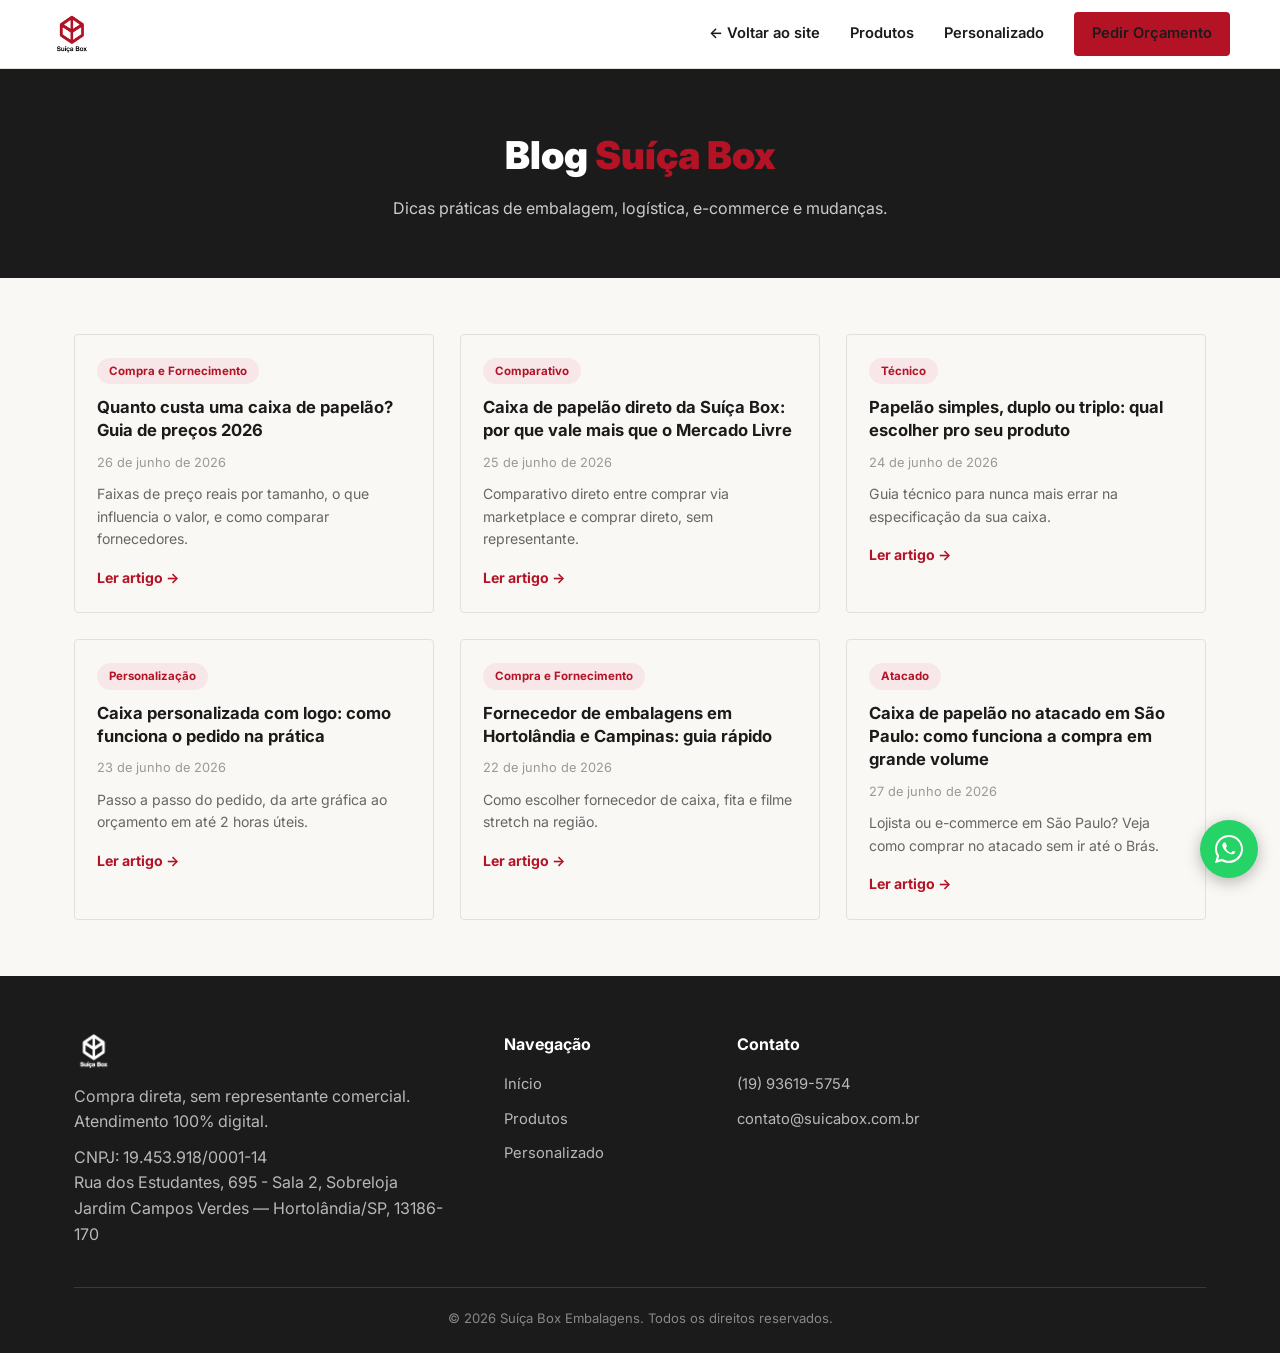
<file: blog/index.html>
<!DOCTYPE html>
<html lang="pt-BR">
<head>
  <meta charset="UTF-8" />
  <meta name="viewport" content="width=device-width, initial-scale=1.0" />
  <meta name="description" content="Blog Suíça Box — Dicas de embalagem, logística, e-commerce e mudanças." />
  <meta name="robots" content="index, follow" />
  <link rel="canonical" href="https://www.suicabox.com.br/blog/" />
  <title>Blog — Suíça Box</title>
  <link rel="icon" href="[data-uri]" type="image/png" />
  <style>
/* ===========================================
   SUÍÇA BOX — style.css
   Identidade: Vermelho #B41326 | Preto #1B1B1B
   Tipografia: Helvetica Neue Bold (display) + Inter (corpo)
   Direção: Swiss-grid precision + textura de papelão ondulado
=========================================== */

*, *::before, *::after { box-sizing: border-box; margin: 0; padding: 0; }

:root {
  --red: #B41326;
  --red-dark: #8C0F1E;
  --red-light: #F7E7E9;
  --black: #1B1B1B;
  --ink: #2A2A2A;
  --paper: #FAF8F5;      /* tom kraft claro, não branco puro — remete a papel */
  --kraft: #C9A876;      /* acento secundário, papelão/kraft */
  --gray-line: #E3E0DA;
  --white: #FFFFFF;
  --whatsapp: #25D366;
  --whatsapp-dark: #1EAE54;
  --font-display: 'Helvetica Neue', Inter, Arial, sans-serif;
  --font-body: 'Inter', Helvetica, Arial, sans-serif;
  --radius: 4px;
  --container: 1180px;
}

html { scroll-behavior: smooth; }

body {
  font-family: var(--font-body);
  color: var(--ink);
  background: var(--paper);
  line-height: 1.6;
  -webkit-font-smoothing: antialiased;
}

img { max-width: 100%; display: block; }

.container {
  max-width: var(--container);
  margin: 0 auto;
  padding: 0 24px;
}

a { color: inherit; }

.eyebrow {
  font-size: 0.78rem;
  font-weight: 700;
  letter-spacing: 0.08em;
  text-transform: uppercase;
  color: var(--red);
}

.section-title {
  font-family: var(--font-display);
  font-weight: 900;
  font-size: clamp(1.7rem, 3.2vw, 2.5rem);
  color: var(--black);
  margin: 8px 0 12px;
  line-height: 1.15;
}

.section-sub {
  color: #5b5b5b;
  font-size: 1.02rem;
  max-width: 620px;
  margin-bottom: 36px;
}

.section-head { margin-bottom: 40px; }
.section-head.center { text-align: center; margin-left: auto; margin-right: auto; }
.section-head.center .section-sub { margin-left: auto; margin-right: auto; }

section { padding: 72px 0; }

/* ===== DIVISOR "PAPELÃO ONDULADO" — elemento de assinatura ===== */
.flute-divider {
  width: 100%;
  height: 14px;
  display: block;
  line-height: 0;
}
.flute-divider svg { width: 100%; height: 14px; display: block; }

/* ===== BOTÕES ===== */
.btn {
  display: inline-flex;
  align-items: center;
  gap: 8px;
  padding: 14px 28px;
  font-weight: 700;
  font-size: 0.98rem;
  border-radius: var(--radius);
  text-decoration: none;
  border: none;
  cursor: pointer;
  transition: transform .15s ease, background .15s ease, box-shadow .15s ease;
  white-space: nowrap;
}
.btn:active { transform: translateY(1px); }

.btn-primary { background: var(--red); color: var(--white); }
.btn-primary:hover { background: var(--red-dark); }

.btn-whatsapp { background: var(--whatsapp); color: var(--white); }
.btn-whatsapp:hover { background: var(--whatsapp-dark); }

.btn-outline { background: transparent; color: var(--white); border: 2px solid rgba(255,255,255,.65); }
.btn-outline:hover { background: rgba(255,255,255,.12); }

.btn-block { width: 100%; justify-content: center; }
.btn-sm { padding: 10px 18px; font-size: 0.86rem; }

/* ===== HEADER ===== */
.navbar {
  position: sticky;
  top: 0;
  background: var(--white);
  border-bottom: 1px solid var(--gray-line);
  z-index: 1000;
}
.nav-inner {
  display: flex;
  align-items: center;
  justify-content: space-between;
  padding: 12px 0;
}
.logo-img { height: 42px; }
.nav-links { display: flex; align-items: center; gap: 30px; }
.nav-links a {
  text-decoration: none;
  color: var(--black);
  font-weight: 600;
  font-size: 0.92rem;
}
.nav-links a:hover { color: var(--red); }
.menu-toggle { display: none; background: none; border: none; font-size: 1.7rem; cursor: pointer; }

/* ===== HERO ===== */
.hero {
  background: var(--black);
  background-image: radial-gradient(circle at 82% 18%, rgba(180,19,38,.35), transparent 55%);
  color: var(--white);
  padding: 96px 0 76px;
}
.hero-inner { display: grid; grid-template-columns: 1.15fr 0.85fr; gap: 56px; align-items: center; }
.hero-eyebrow {
  display: inline-block;
  font-size: 0.78rem;
  font-weight: 700;
  letter-spacing: .06em;
  text-transform: uppercase;
  background: var(--red);
  padding: 6px 14px;
  border-radius: 20px;
  margin-bottom: 22px;
}
.hero h1 {
  font-family: var(--font-display);
  font-weight: 900;
  font-size: clamp(2.1rem, 4.4vw, 3.4rem);
  line-height: 1.12;
  margin-bottom: 18px;
}
.hero h1 em { color: var(--red); font-style: normal; }
.hero p.lead { font-size: 1.15rem; color: #d8d8d8; max-width: 540px; margin-bottom: 30px; }
.hero-cta { display: flex; gap: 14px; flex-wrap: wrap; margin-bottom: 28px; }
.hero-trust { display: flex; gap: 22px; flex-wrap: wrap; font-size: 0.86rem; color: #b9b9b9; }
.hero-trust strong { color: var(--white); }
.hero-visual { display: flex; justify-content: center; }
.hero-visual img { width: 100%; max-width: 360px; filter: drop-shadow(0 18px 40px rgba(0,0,0,.45)); }

/* ===== CREDIBILIDADE ===== */
.credibilidade { background: var(--red); padding: 36px 0; }
.cred-grid { display: grid; grid-template-columns: repeat(4, 1fr); gap: 24px; text-align: center; }
.cred-item { color: var(--white); }
.cred-item .num { display: block; font-family: var(--font-display); font-weight: 900; font-size: clamp(1.5rem, 3vw, 2.1rem); }
.cred-item .label { font-size: 0.84rem; opacity: 0.92; }

/* ===== PRODUTOS ===== */
.produtos { background: var(--paper); }
.subgroup-title {
  font-family: var(--font-display);
  font-weight: 700;
  font-size: 1.3rem;
  color: var(--black);
  border-bottom: 2px solid var(--gray-line);
  padding-bottom: 10px;
  margin: 44px 0 24px;
}
.subgroup-title:first-of-type { margin-top: 0; }
.product-grid { display: grid; grid-template-columns: repeat(auto-fit, minmax(250px, 1fr)); gap: 22px; }

.product-card {
  background: var(--white);
  border: 1px solid var(--gray-line);
  border-radius: var(--radius);
  padding: 22px;
  display: flex;
  flex-direction: column;
  transition: box-shadow .2s, border-color .2s;
}
.product-card:hover { box-shadow: 0 10px 28px rgba(0,0,0,.08); border-color: var(--red); }
.sku-tag {
  font-size: 0.72rem;
  font-weight: 700;
  letter-spacing: .03em;
  color: #8a8a8a;
  margin-bottom: 8px;
}
.product-card h3 { font-size: 1.08rem; font-weight: 700; color: var(--black); margin-bottom: 8px; }
.product-specs { font-size: 0.87rem; color: #5b5b5b; margin-bottom: 14px; flex-grow: 1; }
.product-specs strong { color: var(--ink); }
.product-price { margin-bottom: 14px; }
.product-price .kit { font-family: var(--font-display); font-weight: 900; font-size: 1.35rem; color: var(--red); }
.product-price .unit { font-size: 0.8rem; color: #777; display: block; margin-top: 2px; }
.product-card.cotacao { justify-content: space-between; }
.product-card.cotacao .product-specs { margin-bottom: 18px; }

/* ===== DEPOIMENTO ===== */
.depoimento { background: var(--paper); }
.depoimento-card {
  max-width: 720px; margin: 0 auto; text-align: center;
  background: var(--white); border: 1px solid var(--gray-line); border-radius: var(--radius);
  padding: 36px 32px; position: relative;
}
.depoimento-card::before {
  content: "“"; font-family: var(--font-display); font-size: 3.4rem; color: var(--red);
  display: block; line-height: 1; margin-bottom: 6px;
}
.depoimento-texto { font-size: 1.05rem; color: var(--ink); margin-bottom: 16px; font-style: italic; }
.depoimento-autor { font-weight: 700; color: var(--black); font-size: 0.92rem; }

/* ===== POR QUE COMPRAR DIRETO ===== */
.diferenciacao { background: var(--black); color: var(--white); }
.diferenciacao .section-title, .diferenciacao .eyebrow { color: var(--white); }
.diferenciacao .eyebrow { color: #ff8a96; }
.compare-grid { display: grid; grid-template-columns: 1fr 1fr; gap: 0; border-radius: var(--radius); overflow: hidden; margin-top: 8px; }
.compare-col { padding: 28px 26px; }
.compare-col.bad { background: #262626; }
.compare-col.good { background: var(--red); }
.compare-col h4 { font-family: var(--font-display); font-weight: 800; font-size: 1.1rem; margin-bottom: 16px; }
.compare-col ul { list-style: none; display: flex; flex-direction: column; gap: 10px; font-size: 0.94rem; }
.compare-col.bad li::before { content: "✕  "; color: #777; }
.compare-col.good li::before { content: "✓  "; font-weight: 700; }

/* ===== PERSONALIZADO ===== */
.personalizado { background: var(--paper); }
.pers-grid { display: grid; grid-template-columns: 0.9fr 1.1fr; gap: 48px; align-items: start; }
.pers-copy h2 { font-family: var(--font-display); font-weight: 900; font-size: clamp(1.6rem, 3vw, 2.2rem); color: var(--black); margin-bottom: 16px; }
.pers-copy p { color: #4d4d4d; margin-bottom: 16px; }
.pers-copy .pull-quote {
  border-left: 4px solid var(--red);
  padding-left: 16px;
  font-size: 1.02rem;
  color: var(--ink);
  margin: 22px 0;
}
.trust-list { list-style: none; display: flex; flex-direction: column; gap: 10px; margin-top: 20px; font-size: 0.94rem; }
.trust-list li::before { content: "✓  "; color: var(--red); font-weight: 700; }

.form-wrapper { background: var(--white); border: 1px solid var(--gray-line); border-radius: var(--radius); padding: 32px; }
.form-wrapper h3 { font-family: var(--font-display); font-size: 1.2rem; margin-bottom: 18px; }
fieldset { border: 1px dashed var(--gray-line); border-radius: var(--radius); padding: 20px; margin-bottom: 18px; }
legend { font-weight: 700; color: var(--red); padding: 0 8px; font-size: 1rem; }
.form-row { display: flex; flex-wrap: wrap; gap: 16px; }
.form-group { flex: 1; min-width: 220px; margin-bottom: 14px; }
.form-group label { display: block; font-weight: 600; font-size: 0.88rem; margin-bottom: 6px; }
.form-group input, .form-group select, .form-group textarea {
  width: 100%; padding: 11px 14px; border: 1px solid var(--gray-line);
  border-radius: var(--radius); font-family: var(--font-body); font-size: 0.94rem; background: var(--white);
}
.form-group input:focus, .form-group select:focus, .form-group textarea:focus { outline: none; border-color: var(--red); }
#add-model-btn {
  background: none; border: 1px dashed var(--black); color: var(--black);
  padding: 10px 16px; border-radius: var(--radius); font-weight: 600; cursor: pointer; font-size: 0.88rem;
}
.upload-label {
  display: inline-block; padding: 10px 18px; background: var(--black); color: var(--white);
  border-radius: var(--radius); cursor: pointer; font-weight: 600; font-size: 0.86rem; margin-top: 6px;
}
.upload-label:hover { background: #333; }
.form-group input[type="file"] { display: none; }
.file-name { font-size: 0.82rem; font-style: italic; color: #777; margin-top: 6px; }
#success-message { display: none; text-align: center; padding: 50px 10px; }
#success-message .icon { font-size: 3.4rem; color: var(--whatsapp); margin-bottom: 14px; }
#success-message h3 { font-family: var(--font-display); font-size: 1.5rem; margin-bottom: 10px; }

/* ===== BLOG PREVIEW ===== */
.blog-preview { background: var(--white); }
.blog-grid { display: grid; grid-template-columns: repeat(auto-fit, minmax(280px, 1fr)); gap: 24px; }
.post-card { border: 1px solid var(--gray-line); border-radius: var(--radius); overflow: hidden; transition: box-shadow .2s; }
.post-card:hover { box-shadow: 0 10px 28px rgba(0,0,0,.08); }
.post-card-body { padding: 22px; }
.post-tag { display: inline-block; background: var(--red-light); color: var(--red); font-size: 0.72rem; font-weight: 700; padding: 4px 12px; border-radius: 20px; margin-bottom: 12px; }
.post-card h3 { font-size: 1.04rem; font-weight: 700; margin-bottom: 10px; line-height: 1.4; color: var(--black); }
.post-card p { font-size: 0.88rem; color: #666; margin-bottom: 14px; }
.btn-post { color: var(--red); font-weight: 700; text-decoration: none; font-size: 0.88rem; }
.blog-cta-wrap { text-align: center; margin-top: 36px; }

/* ===== FOOTER ===== */
.footer { background: var(--black); color: #b8b8b8; padding: 56px 0 24px; }
.footer-grid { display: grid; grid-template-columns: 2fr 1fr 1fr 1.2fr; gap: 36px; margin-bottom: 40px; }
.footer-logo { height: 38px; filter: brightness(0) invert(1); margin-bottom: 14px; }
.footer-col h4 { color: var(--white); font-size: 1rem; margin-bottom: 14px; }
.footer-col ul { list-style: none; display: flex; flex-direction: column; gap: 9px; }
.footer-col a { text-decoration: none; color: #b8b8b8; font-size: 0.92rem; }
.footer-col a:hover { color: var(--white); }
.footer-bottom { text-align: center; border-top: 1px solid #3a3a3a; padding-top: 20px; font-size: 0.82rem; color: #888; }

/* ===== WHATSAPP FLUTUANTE ===== */
.floating-whatsapp {
  position: fixed; bottom: 22px; right: 22px;
  background: var(--whatsapp); color: var(--white);
  width: 58px; height: 58px; border-radius: 50%;
  display: flex; align-items: center; justify-content: center;
  font-size: 1.8rem; text-decoration: none; z-index: 1000;
  box-shadow: 0 4px 16px rgba(0,0,0,.28); transition: transform .15s;
}
.floating-whatsapp:hover { transform: scale(1.08); }

/* ===== RESPONSIVO ===== */
@media (max-width: 860px) {
  .hero-inner { grid-template-columns: 1fr; text-align: left; }
  .hero-visual { display: none; }
  .cred-grid { grid-template-columns: repeat(2, 1fr); gap: 28px; }
  .compare-grid { grid-template-columns: 1fr; }
  .pers-grid { grid-template-columns: 1fr; }
  .footer-grid { grid-template-columns: 1fr 1fr; }
}

@media (max-width: 680px) {
  .nav-links {
    display: none; position: absolute; top: 64px; left: 0; right: 0;
    background: var(--white); flex-direction: column; padding: 20px 24px; gap: 16px;
    border-bottom: 1px solid var(--gray-line); z-index: 999;
  }
  .nav-links.open { display: flex; }
  .menu-toggle { display: block; }
  section { padding: 52px 0; }
  .cred-grid { grid-template-columns: repeat(2, 1fr); }
  .footer-grid { grid-template-columns: 1fr; }
}

/* Acessibilidade */
a:focus-visible, button:focus-visible, input:focus-visible, select:focus-visible, textarea:focus-visible {
  outline: 3px solid var(--red); outline-offset: 2px;
}
@media (prefers-reduced-motion: reduce) {
  * { transition: none !important; scroll-behavior: auto !important; }
}

</style>
  <link href="https://fonts.googleapis.com/css2?family=Inter:wght@400;600;700;900&display=swap" rel="stylesheet" />
  <style>
    .blog-hero { background: var(--black); color: var(--white); padding: 56px 0; text-align: center; }
    .blog-hero h1 { font-family: var(--font-display); font-size: clamp(1.8rem, 3.4vw, 2.4rem); font-weight: 900; margin-bottom: 10px; }
    .blog-hero h1 .highlight { color: var(--red); }
    .blog-hero p { color: #ccc; font-size: 1rem; }
    .blog-wrapper { max-width: var(--container); margin: 0 auto; padding: 56px 24px; }
    .blog-grid { display: grid; grid-template-columns: repeat(auto-fill, minmax(300px, 1fr)); gap: 26px; }
  </style>
</head>
<body>

  <header class="navbar">
    <div class="container nav-inner">
      <a href="../" class="logo-link" aria-label="Suíça Box — início">
        <img src="[data-uri]" alt="Suíça Box" class="logo-img" />
      </a>
      <nav class="nav-links" id="nav-links">
        <a href="../">← Voltar ao site</a>
        <a href="../#produtos">Produtos</a>
        <a href="../#personalizado">Personalizado</a>
        <a href="https://wa.me/5519936195754?text=Ol%C3%A1%21%20Vim%20pelo%20blog%20da%20Su%C3%AD%C3%A7a%20Box%20e%20quero%20um%20or%C3%A7amento." class="btn btn-primary btn-sm" target="_blank" rel="noopener">Pedir Orçamento</a>
      </nav>
      <button class="menu-toggle" aria-label="Abrir menu" aria-expanded="false" aria-controls="nav-links">&#9776;</button>
    </div>
  </header>

  <section class="blog-hero">
    <h1>Blog <span class="highlight">Suíça Box</span></h1>
    <p>Dicas práticas de embalagem, logística, e-commerce e mudanças.</p>
  </section>

  <div class="blog-wrapper">
    <div class="blog-grid">

      <article class="post-card">
        <div class="post-card-body">
          <span class="post-tag">Compra e Fornecimento</span>
          <h3>Quanto custa uma caixa de papelão? Guia de preços 2026</h3>
          <p style="font-size:0.8rem; color:#999; margin-bottom:10px;">26 de junho de 2026</p>
          <p>Faixas de preço reais por tamanho, o que influencia o valor, e como comparar fornecedores.</p>
          <a href="quanto-custa-caixa-de-papelao.html" class="btn-post">Ler artigo →</a>
        </div>
      </article>

      <article class="post-card">
        <div class="post-card-body">
          <span class="post-tag">Comparativo</span>
          <h3>Caixa de papelão direto da Suíça Box: por que vale mais que o Mercado Livre</h3>
          <p style="font-size:0.8rem; color:#999; margin-bottom:10px;">25 de junho de 2026</p>
          <p>Comparativo direto entre comprar via marketplace e comprar direto, sem representante.</p>
          <a href="caixa-papelao-vs-mercado-livre.html" class="btn-post">Ler artigo →</a>
        </div>
      </article>

      <article class="post-card">
        <div class="post-card-body">
          <span class="post-tag">Técnico</span>
          <h3>Papelão simples, duplo ou triplo: qual escolher pro seu produto</h3>
          <p style="font-size:0.8rem; color:#999; margin-bottom:10px;">24 de junho de 2026</p>
          <p>Guia técnico para nunca mais errar na especificação da sua caixa.</p>
          <a href="tipos-papelao-ondulado.html" class="btn-post">Ler artigo →</a>
        </div>
      </article>

      <article class="post-card">
        <div class="post-card-body">
          <span class="post-tag">Personalização</span>
          <h3>Caixa personalizada com logo: como funciona o pedido na prática</h3>
          <p style="font-size:0.8rem; color:#999; margin-bottom:10px;">23 de junho de 2026</p>
          <p>Passo a passo do pedido, da arte gráfica ao orçamento em até 2 horas úteis.</p>
          <a href="caixa-personalizada-com-logo.html" class="btn-post">Ler artigo →</a>
        </div>
      </article>

      <article class="post-card">
        <div class="post-card-body">
          <span class="post-tag">Compra e Fornecimento</span>
          <h3>Fornecedor de embalagens em Hortolândia e Campinas: guia rápido</h3>
          <p style="font-size:0.8rem; color:#999; margin-bottom:10px;">22 de junho de 2026</p>
          <p>Como escolher fornecedor de caixa, fita e filme stretch na região.</p>
          <a href="fornecedor-embalagens-hortolandia.html" class="btn-post">Ler artigo →</a>
        </div>
      </article>

      <article class="post-card">
        <div class="post-card-body">
          <span class="post-tag">Atacado</span>
          <h3>Caixa de papelão no atacado em São Paulo: como funciona a compra em grande volume</h3>
          <p style="font-size:0.8rem; color:#999; margin-bottom:10px;">27 de junho de 2026</p>
          <p>Lojista ou e-commerce em São Paulo? Veja como comprar no atacado sem ir até o Brás.</p>
          <a href="caixa-de-papelao-atacado-sp.html" class="btn-post">Ler artigo →</a>
        </div>
      </article>

    </div>
  </div>

  <footer class="footer" id="contato">
    <div class="container">
      <div class="footer-grid">
        <div class="footer-col">
          <img src="[data-uri]" alt="Suíça Box" class="footer-logo" />
          <p>Compra direta, sem representante comercial. Atendimento 100% digital.</p>
          <p style="margin-top:10px;">CNPJ: 19.453.918/0001-14</p>
          <p>Rua dos Estudantes, 695 - Sala 2, Sobreloja</p>
          <p>Jardim Campos Verdes — Hortolândia/SP, 13186-170</p>
        </div>
        <div class="footer-col">
          <h4>Navegação</h4>
          <ul>
            <li><a href="../">Início</a></li>
            <li><a href="../#produtos">Produtos</a></li>
            <li><a href="../#personalizado">Personalizado</a></li>
          </ul>
        </div>
        <div class="footer-col">
          <h4>Contato</h4>
          <ul>
            <li><a href="https://wa.me/5519936195754?text=Ol%C3%A1%2C%20vim%20pelo%20site%20da%20Su%C3%AD%C3%A7a%20Box." target="_blank" rel="noopener">(19) 93619-5754</a></li>
            <li><a href="mailto:contato@suicabox.com.br">contato@suicabox.com.br</a></li>
          </ul>
        </div>
      </div>
      <div class="footer-bottom">© 2026 Suíça Box Embalagens. Todos os direitos reservados.</div>
    </div>
  </footer>

  <a href="https://wa.me/5519936195754?text=Ol%C3%A1%2C%20visitei%20o%20blog%20e%20tenho%20uma%20d%C3%BAvida." class="floating-whatsapp" target="_blank" rel="noopener" aria-label="Falar no WhatsApp">
    <svg width="28" height="28" viewBox="0 0 32 32" fill="currentColor" aria-hidden="true"><path d="M16 0C7.2 0 0 7.2 0 16c0 2.9.8 5.7 2.2 8.1L0 32l8.1-2.1c2.3 1.3 5 2 7.9 2 8.8 0 16-7.2 16-16S24.8 0 16 0zm0 29.3c-2.6 0-5.1-.7-7.3-2l-.5-.3-4.7 1.2 1.3-4.6-.3-.5C3 21 2.3 18.5 2.3 16 2.3 8.5 8.5 2.3 16 2.3S29.7 8.5 29.7 16 23.5 29.3 16 29.3zm7.9-9.6c-.4-.2-2.5-1.2-2.9-1.4-.4-.1-.7-.2-1 .2s-1.1 1.4-1.3 1.6c-.2.2-.5.3-.9.1-1.2-.5-2.6-1.3-3.7-2.6-.9-1-1.5-2.1-1.7-2.5-.2-.4 0-.6.2-.8.2-.2.4-.5.6-.7.2-.2.3-.4.4-.7.1-.3 0-.5-.1-.7-.1-.2-1-2.3-1.3-3-.3-.7-.6-.6-.9-.6h-.7c-.3 0-.7.1-1 .5-.3.3-1.2 1.2-1.2 2.9s1.2 3.4 1.4 3.6c.2.2 2.6 4 6.3 5.4 3.1 1.2 3.7 1 4.4.9.6-.1 2-.8 2.3-1.6.3-.8.3-1.4.2-1.6 0-.1-.3-.2-.7-.4z"/></svg>
  </a>

  <script>
    var toggle = document.querySelector('.menu-toggle');
    var navLinks = document.getElementById('nav-links');
    if (toggle && navLinks) {
      toggle.addEventListener('click', function () {
        var open = navLinks.classList.toggle('open');
        toggle.setAttribute('aria-expanded', open ? 'true' : 'false');
      });
    }
    document.querySelectorAll('a[href*="wa.me"]').forEach(function (el) {
      el.addEventListener('click', function () {
        if (typeof gtag === 'function') { gtag('event', 'whatsapp_click', { link_location: 'blog' }); }
      });
    });
  </script>

  <!-- Google tag — GA4 + container -->
  <script async src="https://www.googletagmanager.com/gtag/js?id=GT-PZMDFRV"></script>
  <script>
    window.dataLayer = window.dataLayer || [];
    function gtag(){dataLayer.push(arguments);}
    gtag('js', new Date());
    gtag('config', 'GT-PZMDFRV');
    gtag('config', 'G-7WY83N8GS5');
  </script>
</body>
</html>
</file>
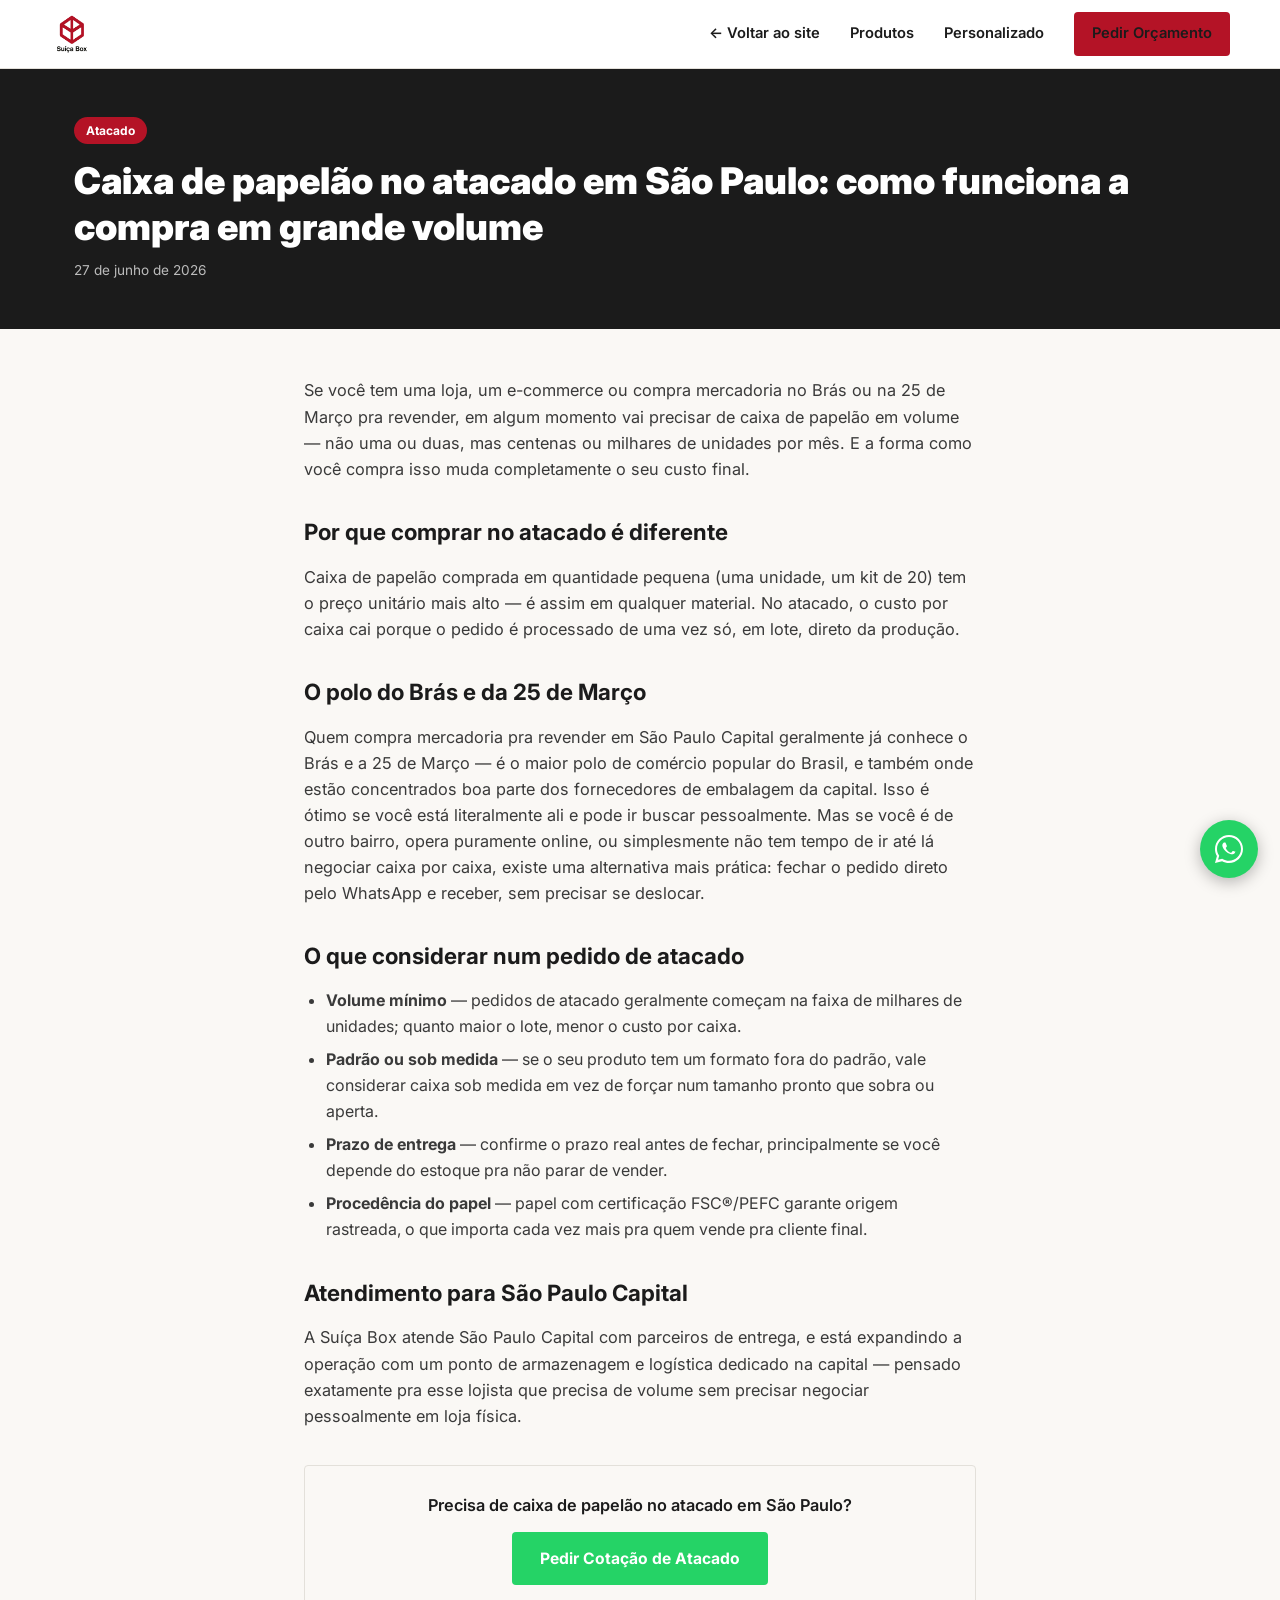
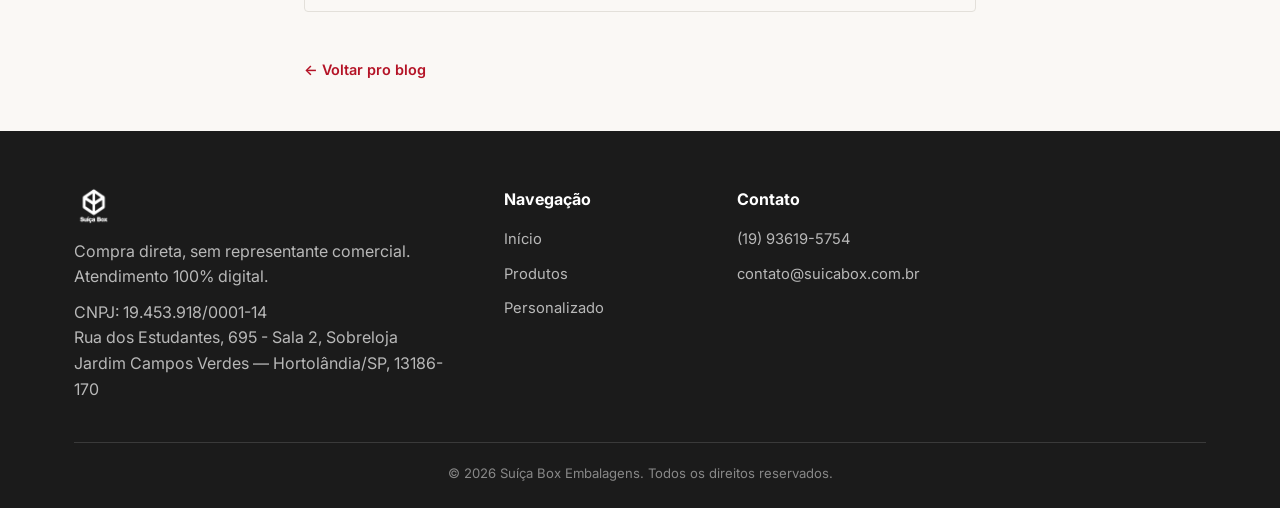
<file: blog/caixa-de-papelao-atacado-sp.html>
<!DOCTYPE html>
<html lang="pt-BR">
<head>
  <meta charset="UTF-8" />
  <meta name="viewport" content="width=device-width, initial-scale=1.0" />
  <title>Caixa de papelão no atacado em São Paulo: como funciona a compra em grande volume | Blog Suíça Box</title>
  <meta name="description" content="Lojista ou e-commerce em São Paulo Capital? Veja como comprar caixa de papelão no atacado sem precisar ir até o Brás ou a 25 de Março." />
  <meta name="robots" content="index, follow" />
  <link rel="canonical" href="https://www.suicabox.com.br/blog/caixa-de-papelao-atacado-sp" />
  <meta property="og:title" content="Caixa de papelão no atacado em São Paulo: como funciona a compra em grande volume" />
  <meta property="og:description" content="Lojista ou e-commerce em São Paulo Capital? Veja como comprar caixa de papelão no atacado sem precisar ir até o Brás ou a 25 de Março." />
  <meta property="og:image" content="https://www.suicabox.com.br/static/og-image.png" />
  <meta property="og:type" content="article" />
  <link rel="icon" href="../static/logo.png" type="image/png" />
  <link rel="stylesheet" href="../style.css" />
  <link href="https://fonts.googleapis.com/css2?family=Inter:wght@400;600;700;900&display=swap" rel="stylesheet" />
  <style>
    .post-hero { background: var(--black); color: var(--white); padding: 48px 0; }
    .post-hero .post-tag-page { display:inline-block; background:var(--red); color:#fff; font-size:0.75rem; font-weight:700; padding:4px 12px; border-radius:20px; margin-bottom:14px; }
    .post-hero h1 { font-family: var(--font-display); font-weight:900; font-size: clamp(1.6rem, 3.4vw, 2.3rem); line-height:1.25; }
    .post-hero .post-date { color:#bbb; font-size:0.85rem; margin-top:10px; }
    .post-body { max-width: 720px; margin: 0 auto; padding: 48px 24px; }
    .post-body h2 { font-family: var(--font-display); font-size:1.4rem; color: var(--black); margin: 32px 0 14px; }
    .post-body p { color:#3a3a3a; margin-bottom: 16px; font-size:1.02rem; }
    .post-body ul { margin: 0 0 16px 22px; color:#3a3a3a; }
    .post-body li { margin-bottom: 8px; }
    .post-cta-box { background: var(--paper); border: 1px solid var(--gray-line); border-radius: var(--radius); padding: 26px; text-align:center; margin: 36px 0; }
    .post-cta-box p { margin-bottom: 14px; font-weight:600; color: var(--black); }
    .post-back { display:inline-block; margin-top: 10px; font-size:0.9rem; color: var(--red); text-decoration:none; font-weight:600; }
  </style>
</head>
<body>

  <header class="navbar">
    <div class="container nav-inner">
      <a href="../" class="logo-link" aria-label="Suíça Box — início">
        <img src="../static/logo.png" alt="Suíça Box" class="logo-img" />
      </a>
      <nav class="nav-links" id="nav-links">
        <a href="../">← Voltar ao site</a>
        <a href="../#produtos">Produtos</a>
        <a href="../#personalizado">Personalizado</a>
        <a href="https://wa.me/5519936195754?text=Ol%C3%A1%21%20Vim%20pelo%20blog%20da%20Su%C3%AD%C3%A7a%20Box%20e%20quero%20um%20or%C3%A7amento." class="btn btn-primary btn-sm" target="_blank" rel="noopener">Pedir Orçamento</a>
      </nav>
      <button class="menu-toggle" aria-label="Abrir menu" aria-expanded="false" aria-controls="nav-links">&#9776;</button>
    </div>
  </header>

  <section class="post-hero">
    <div class="container">
      <span class="post-tag-page">Atacado</span>
      <h1>Caixa de papelão no atacado em São Paulo: como funciona a compra em grande volume</h1>
      <p class="post-date">27 de junho de 2026</p>
    </div>
  </section>

  <article class="post-body">

    <p>Se você tem uma loja, um e-commerce ou compra mercadoria no Brás ou na 25 de Março pra revender, em algum momento vai precisar de caixa de papelão em volume — não uma ou duas, mas centenas ou milhares de unidades por mês. E a forma como você compra isso muda completamente o seu custo final.</p>

    <h2>Por que comprar no atacado é diferente</h2>
    <p>Caixa de papelão comprada em quantidade pequena (uma unidade, um kit de 20) tem o preço unitário mais alto — é assim em qualquer material. No atacado, o custo por caixa cai porque o pedido é processado de uma vez só, em lote, direto da produção.</p>

    <h2>O polo do Brás e da 25 de Março</h2>
    <p>Quem compra mercadoria pra revender em São Paulo Capital geralmente já conhece o Brás e a 25 de Março — é o maior polo de comércio popular do Brasil, e também onde estão concentrados boa parte dos fornecedores de embalagem da capital. Isso é ótimo se você está literalmente ali e pode ir buscar pessoalmente. Mas se você é de outro bairro, opera puramente online, ou simplesmente não tem tempo de ir até lá negociar caixa por caixa, existe uma alternativa mais prática: fechar o pedido direto pelo WhatsApp e receber, sem precisar se deslocar.</p>

    <h2>O que considerar num pedido de atacado</h2>
    <ul>
      <li><strong>Volume mínimo</strong> — pedidos de atacado geralmente começam na faixa de milhares de unidades; quanto maior o lote, menor o custo por caixa.</li>
      <li><strong>Padrão ou sob medida</strong> — se o seu produto tem um formato fora do padrão, vale considerar caixa sob medida em vez de forçar num tamanho pronto que sobra ou aperta.</li>
      <li><strong>Prazo de entrega</strong> — confirme o prazo real antes de fechar, principalmente se você depende do estoque pra não parar de vender.</li>
      <li><strong>Procedência do papel</strong> — papel com certificação FSC®/PEFC garante origem rastreada, o que importa cada vez mais pra quem vende pra cliente final.</li>
    </ul>

    <h2>Atendimento para São Paulo Capital</h2>
    <p>A Suíça Box atende São Paulo Capital com parceiros de entrega, e está expandindo a operação com um ponto de armazenagem e logística dedicado na capital — pensado exatamente pra esse lojista que precisa de volume sem precisar negociar pessoalmente em loja física.</p>

    <div class="post-cta-box">
      <p>Precisa de caixa de papelão no atacado em São Paulo?</p>
      <a href="https://wa.me/5519936195754?text=Ol%C3%A1%21%20Sou%20de%20S%C3%A3o%20Paulo%20Capital%20e%20quero%20um%20or%C3%A7amento%20de%20caixa%20de%20papel%C3%A3o%20no%20atacado." class="btn btn-whatsapp" target="_blank" rel="noopener">Pedir Cotação de Atacado</a>
    </div>
    <a href="../blog/" class="post-back">← Voltar pro blog</a>
  </article>

  <footer class="footer" id="contato">
    <div class="container">
      <div class="footer-grid">
        <div class="footer-col">
          <img src="../static/logo.png" alt="Suíça Box" class="footer-logo" />
          <p>Compra direta, sem representante comercial. Atendimento 100% digital.</p>
          <p style="margin-top:10px;">CNPJ: 19.453.918/0001-14</p>
          <p>Rua dos Estudantes, 695 - Sala 2, Sobreloja</p>
          <p>Jardim Campos Verdes — Hortolândia/SP, 13186-170</p>
        </div>
        <div class="footer-col">
          <h4>Navegação</h4>
          <ul>
            <li><a href="../">Início</a></li>
            <li><a href="../#produtos">Produtos</a></li>
            <li><a href="../#personalizado">Personalizado</a></li>
          </ul>
        </div>
        <div class="footer-col">
          <h4>Contato</h4>
          <ul>
            <li><a href="https://wa.me/5519936195754?text=Ol%C3%A1%2C%20vim%20pelo%20site%20da%20Su%C3%AD%C3%A7a%20Box." target="_blank" rel="noopener">(19) 93619-5754</a></li>
            <li><a href="mailto:contato@suicabox.com.br">contato@suicabox.com.br</a></li>
          </ul>
        </div>
      </div>
      <div class="footer-bottom">© 2026 Suíça Box Embalagens. Todos os direitos reservados.</div>
    </div>
  </footer>

  <a href="https://wa.me/5519936195754?text=Ol%C3%A1%2C%20li%20um%20artigo%20no%20blog%20e%20tenho%20uma%20d%C3%BAvida." class="floating-whatsapp" target="_blank" rel="noopener" aria-label="Falar no WhatsApp">
    <svg width="28" height="28" viewBox="0 0 32 32" fill="currentColor" aria-hidden="true"><path d="M16 0C7.2 0 0 7.2 0 16c0 2.9.8 5.7 2.2 8.1L0 32l8.1-2.1c2.3 1.3 5 2 7.9 2 8.8 0 16-7.2 16-16S24.8 0 16 0zm0 29.3c-2.6 0-5.1-.7-7.3-2l-.5-.3-4.7 1.2 1.3-4.6-.3-.5C3 21 2.3 18.5 2.3 16 2.3 8.5 8.5 2.3 16 2.3S29.7 8.5 29.7 16 23.5 29.3 16 29.3zm7.9-9.6c-.4-.2-2.5-1.2-2.9-1.4-.4-.1-.7-.2-1 .2s-1.1 1.4-1.3 1.6c-.2.2-.5.3-.9.1-1.2-.5-2.6-1.3-3.7-2.6-.9-1-1.5-2.1-1.7-2.5-.2-.4 0-.6.2-.8.2-.2.4-.5.6-.7.2-.2.3-.4.4-.7.1-.3 0-.5-.1-.7-.1-.2-1-2.3-1.3-3-.3-.7-.6-.6-.9-.6h-.7c-.3 0-.7.1-1 .5-.3.3-1.2 1.2-1.2 2.9s1.2 3.4 1.4 3.6c.2.2 2.6 4 6.3 5.4 3.1 1.2 3.7 1 4.4.9.6-.1 2-.8 2.3-1.6.3-.8.3-1.4.2-1.6 0-.1-.3-.2-.7-.4z"/></svg>
  </a>

  <script>
    var toggle = document.querySelector('.menu-toggle');
    var navLinks = document.getElementById('nav-links');
    if (toggle && navLinks) {
      toggle.addEventListener('click', function () {
        var open = navLinks.classList.toggle('open');
        toggle.setAttribute('aria-expanded', open ? 'true' : 'false');
      });
    }
    document.querySelectorAll('a[href*="wa.me"]').forEach(function (el) {
      el.addEventListener('click', function () {
        if (typeof gtag === 'function') { gtag('event', 'whatsapp_click', { link_location: 'blog_post' }); }
      });
    });
  </script>

  <script async src="https://www.googletagmanager.com/gtag/js?id=GT-PZMDFRV"></script>
  <script>
    window.dataLayer = window.dataLayer || [];
    function gtag(){dataLayer.push(arguments);}
    gtag('js', new Date());
    gtag('config', 'GT-PZMDFRV');
    gtag('config', 'G-7WY83N8GS5');
  </script>
</body>
</html>
</file>
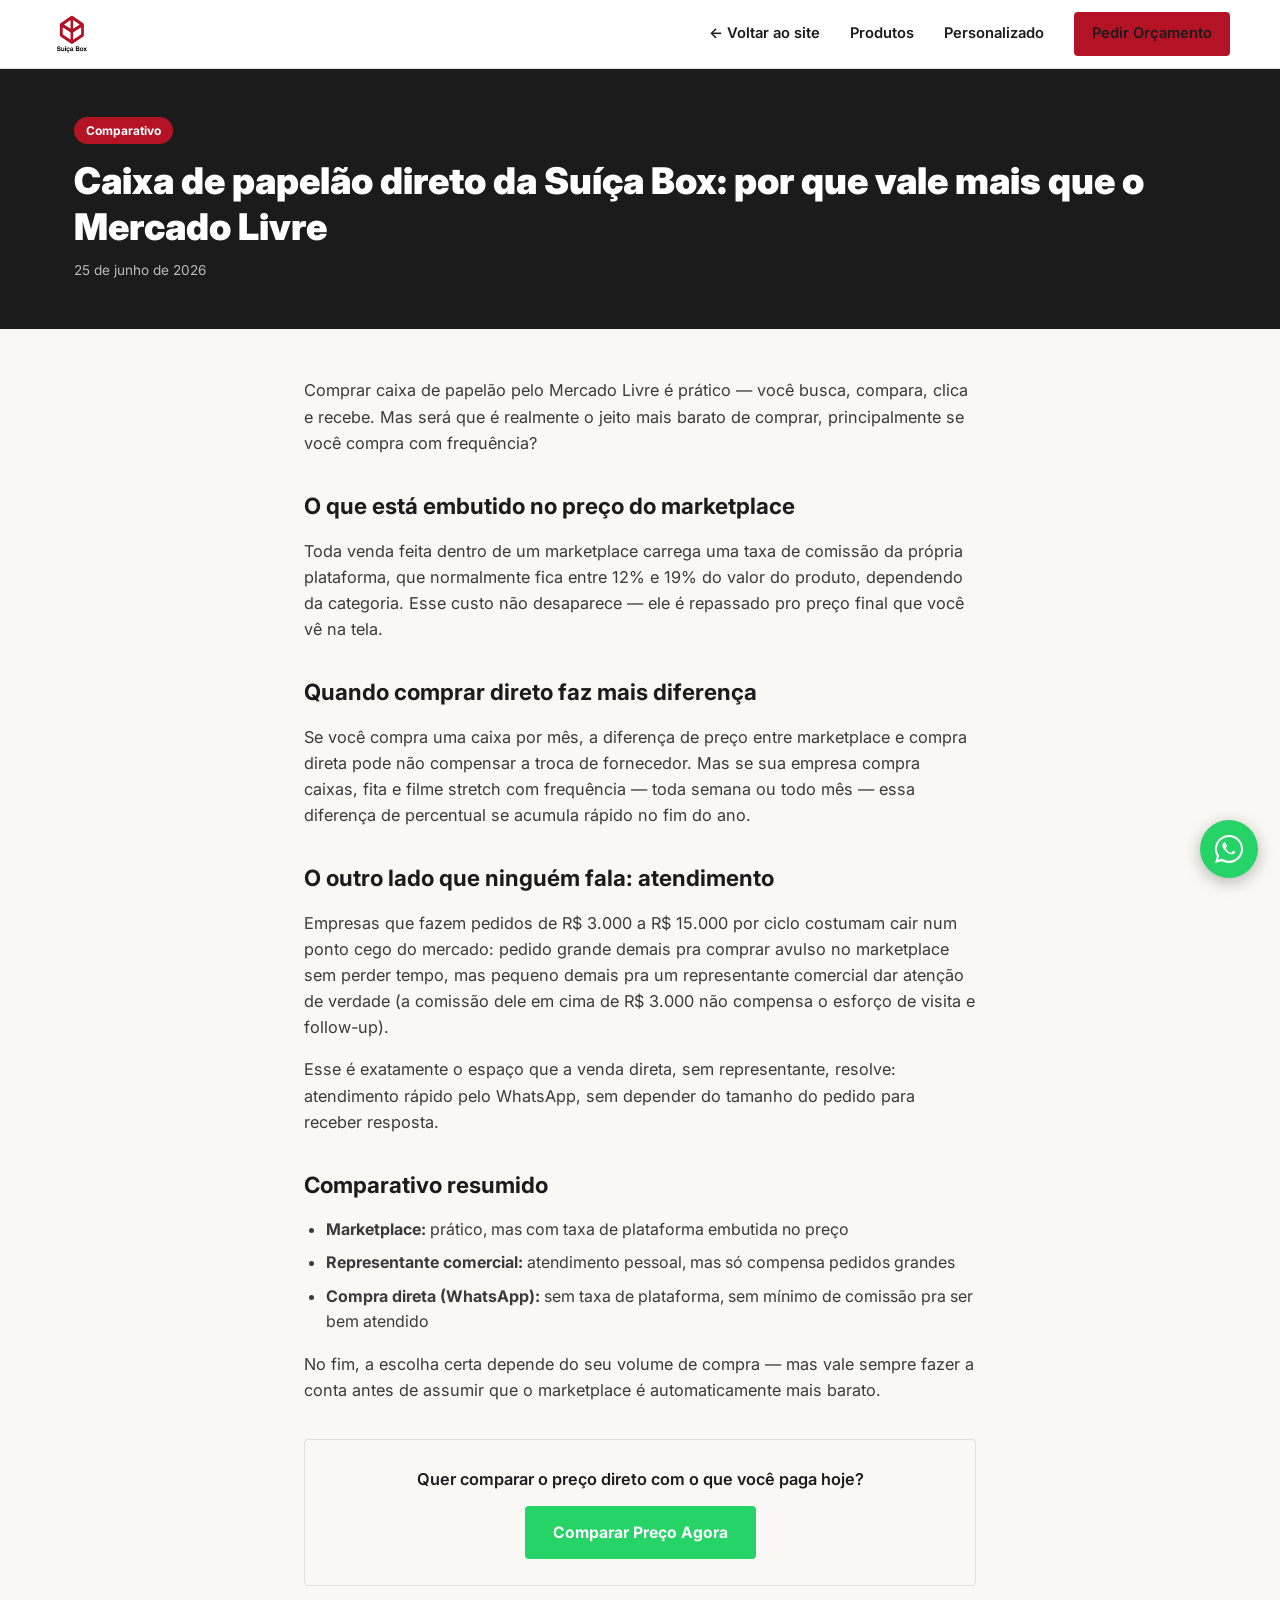
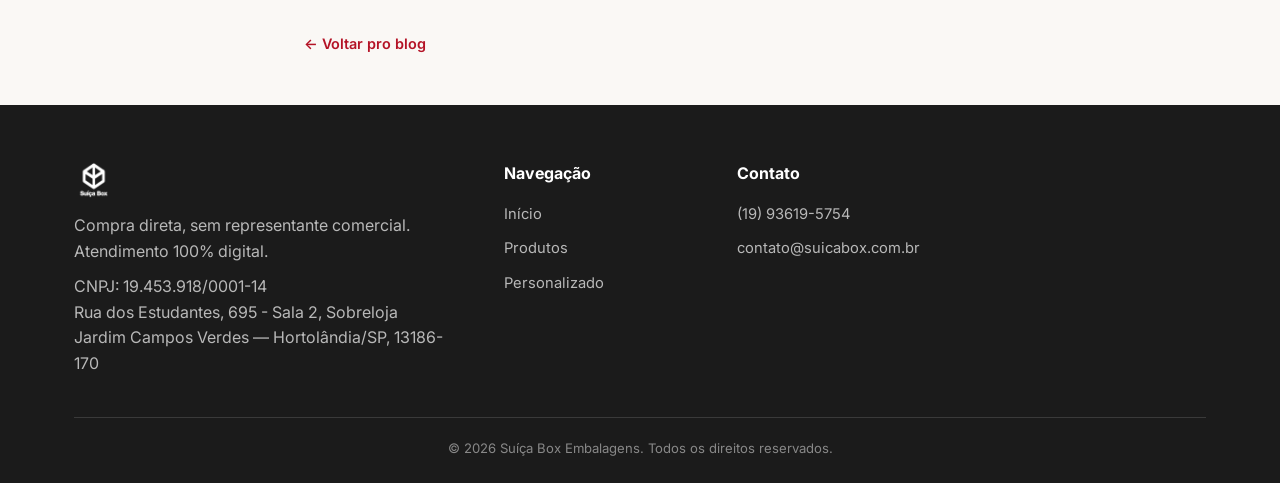
<file: blog/caixa-papelao-vs-mercado-livre.html>
<!DOCTYPE html>
<html lang="pt-BR">
<head>
  <meta charset="UTF-8" />
  <meta name="viewport" content="width=device-width, initial-scale=1.0" />
  <title>Caixa de papelão direto da Suíça Box: por que vale mais que o Mercado Livre | Blog Suíça Box</title>
  <meta name="description" content="Comparativo honesto entre comprar embalagem no marketplace e comprar direto, sem comissão de representante no meio." />
  <meta name="robots" content="index, follow" />
  <link rel="canonical" href="https://www.suicabox.com.br/blog/caixa-papelao-vs-mercado-livre" />
  <meta property="og:title" content="Caixa de papelão direto da Suíça Box: por que vale mais que o Mercado Livre" />
  <meta property="og:description" content="Comparativo honesto entre comprar embalagem no marketplace e comprar direto, sem comissão de representante no meio." />
  <meta property="og:image" content="https://www.suicabox.com.br/static/og-image.png" />
  <meta property="og:type" content="article" />
  <link rel="icon" href="../static/logo.png" type="image/png" />
  <link rel="stylesheet" href="../style.css" />
  <link href="https://fonts.googleapis.com/css2?family=Inter:wght@400;600;700;900&display=swap" rel="stylesheet" />
  <style>
    .post-hero { background: var(--black); color: var(--white); padding: 48px 0; }
    .post-hero .post-tag-page { display:inline-block; background:var(--red); color:#fff; font-size:0.75rem; font-weight:700; padding:4px 12px; border-radius:20px; margin-bottom:14px; }
    .post-hero h1 { font-family: var(--font-display); font-weight:900; font-size: clamp(1.6rem, 3.4vw, 2.3rem); line-height:1.25; }
    .post-hero .post-date { color:#bbb; font-size:0.85rem; margin-top:10px; }
    .post-body { max-width: 720px; margin: 0 auto; padding: 48px 24px; }
    .post-body h2 { font-family: var(--font-display); font-size:1.4rem; color: var(--black); margin: 32px 0 14px; }
    .post-body p { color:#3a3a3a; margin-bottom: 16px; font-size:1.02rem; }
    .post-body ul { margin: 0 0 16px 22px; color:#3a3a3a; }
    .post-body li { margin-bottom: 8px; }
    .post-cta-box { background: var(--paper); border: 1px solid var(--gray-line); border-radius: var(--radius); padding: 26px; text-align:center; margin: 36px 0; }
    .post-cta-box p { margin-bottom: 14px; font-weight:600; color: var(--black); }
    .post-back { display:inline-block; margin-top: 10px; font-size:0.9rem; color: var(--red); text-decoration:none; font-weight:600; }
  </style>
</head>
<body>

  <header class="navbar">
    <div class="container nav-inner">
      <a href="../" class="logo-link" aria-label="Suíça Box — início">
        <img src="../static/logo.png" alt="Suíça Box" class="logo-img" />
      </a>
      <nav class="nav-links" id="nav-links">
        <a href="../">← Voltar ao site</a>
        <a href="../#produtos">Produtos</a>
        <a href="../#personalizado">Personalizado</a>
        <a href="https://wa.me/5519936195754?text=Ol%C3%A1%21%20Vim%20pelo%20blog%20da%20Su%C3%AD%C3%A7a%20Box%20e%20quero%20um%20or%C3%A7amento." class="btn btn-primary btn-sm" target="_blank" rel="noopener">Pedir Orçamento</a>
      </nav>
      <button class="menu-toggle" aria-label="Abrir menu" aria-expanded="false" aria-controls="nav-links">&#9776;</button>
    </div>
  </header>

  <section class="post-hero">
    <div class="container">
      <span class="post-tag-page">Comparativo</span>
      <h1>Caixa de papelão direto da Suíça Box: por que vale mais que o Mercado Livre</h1>
      <p class="post-date">25 de junho de 2026</p>
    </div>
  </section>

  <article class="post-body">

    <p>Comprar caixa de papelão pelo Mercado Livre é prático — você busca, compara, clica e recebe. Mas será que é realmente o jeito mais barato de comprar, principalmente se você compra com frequência?</p>

    <h2>O que está embutido no preço do marketplace</h2>
    <p>Toda venda feita dentro de um marketplace carrega uma taxa de comissão da própria plataforma, que normalmente fica entre 12% e 19% do valor do produto, dependendo da categoria. Esse custo não desaparece — ele é repassado pro preço final que você vê na tela.</p>

    <h2>Quando comprar direto faz mais diferença</h2>
    <p>Se você compra uma caixa por mês, a diferença de preço entre marketplace e compra direta pode não compensar a troca de fornecedor. Mas se sua empresa compra caixas, fita e filme stretch com frequência — toda semana ou todo mês — essa diferença de percentual se acumula rápido no fim do ano.</p>

    <h2>O outro lado que ninguém fala: atendimento</h2>
    <p>Empresas que fazem pedidos de R$ 3.000 a R$ 15.000 por ciclo costumam cair num ponto cego do mercado: pedido grande demais pra comprar avulso no marketplace sem perder tempo, mas pequeno demais pra um representante comercial dar atenção de verdade (a comissão dele em cima de R$ 3.000 não compensa o esforço de visita e follow-up).</p>
    <p>Esse é exatamente o espaço que a venda direta, sem representante, resolve: atendimento rápido pelo WhatsApp, sem depender do tamanho do pedido para receber resposta.</p>

    <h2>Comparativo resumido</h2>
    <ul>
      <li><strong>Marketplace:</strong> prático, mas com taxa de plataforma embutida no preço</li>
      <li><strong>Representante comercial:</strong> atendimento pessoal, mas só compensa pedidos grandes</li>
      <li><strong>Compra direta (WhatsApp):</strong> sem taxa de plataforma, sem mínimo de comissão pra ser bem atendido</li>
    </ul>
    <p>No fim, a escolha certa depende do seu volume de compra — mas vale sempre fazer a conta antes de assumir que o marketplace é automaticamente mais barato.</p>

    <div class="post-cta-box">
      <p>Quer comparar o preço direto com o que você paga hoje?</p>
      <a href="https://wa.me/5519936195754?text=Ol%C3%A1%21%20Quero%20comparar%20pre%C3%A7o%20de%20caixa%20de%20papel%C3%A3o%20direto%20com%20a%20Su%C3%AD%C3%A7a%20Box." class="btn btn-whatsapp" target="_blank" rel="noopener">Comparar Preço Agora</a>
    </div>
    <a href="../blog/" class="post-back">← Voltar pro blog</a>
  </article>

  <footer class="footer" id="contato">
    <div class="container">
      <div class="footer-grid">
        <div class="footer-col">
          <img src="../static/logo.png" alt="Suíça Box" class="footer-logo" />
          <p>Compra direta, sem representante comercial. Atendimento 100% digital.</p>
          <p style="margin-top:10px;">CNPJ: 19.453.918/0001-14</p>
          <p>Rua dos Estudantes, 695 - Sala 2, Sobreloja</p>
          <p>Jardim Campos Verdes — Hortolândia/SP, 13186-170</p>
        </div>
        <div class="footer-col">
          <h4>Navegação</h4>
          <ul>
            <li><a href="../">Início</a></li>
            <li><a href="../#produtos">Produtos</a></li>
            <li><a href="../#personalizado">Personalizado</a></li>
          </ul>
        </div>
        <div class="footer-col">
          <h4>Contato</h4>
          <ul>
            <li><a href="https://wa.me/5519936195754?text=Ol%C3%A1%2C%20vim%20pelo%20site%20da%20Su%C3%AD%C3%A7a%20Box." target="_blank" rel="noopener">(19) 93619-5754</a></li>
            <li><a href="mailto:contato@suicabox.com.br">contato@suicabox.com.br</a></li>
          </ul>
        </div>
      </div>
      <div class="footer-bottom">© 2026 Suíça Box Embalagens. Todos os direitos reservados.</div>
    </div>
  </footer>

  <a href="https://wa.me/5519936195754?text=Ol%C3%A1%2C%20li%20um%20artigo%20no%20blog%20e%20tenho%20uma%20d%C3%BAvida." class="floating-whatsapp" target="_blank" rel="noopener" aria-label="Falar no WhatsApp">
    <svg width="28" height="28" viewBox="0 0 32 32" fill="currentColor" aria-hidden="true"><path d="M16 0C7.2 0 0 7.2 0 16c0 2.9.8 5.7 2.2 8.1L0 32l8.1-2.1c2.3 1.3 5 2 7.9 2 8.8 0 16-7.2 16-16S24.8 0 16 0zm0 29.3c-2.6 0-5.1-.7-7.3-2l-.5-.3-4.7 1.2 1.3-4.6-.3-.5C3 21 2.3 18.5 2.3 16 2.3 8.5 8.5 2.3 16 2.3S29.7 8.5 29.7 16 23.5 29.3 16 29.3zm7.9-9.6c-.4-.2-2.5-1.2-2.9-1.4-.4-.1-.7-.2-1 .2s-1.1 1.4-1.3 1.6c-.2.2-.5.3-.9.1-1.2-.5-2.6-1.3-3.7-2.6-.9-1-1.5-2.1-1.7-2.5-.2-.4 0-.6.2-.8.2-.2.4-.5.6-.7.2-.2.3-.4.4-.7.1-.3 0-.5-.1-.7-.1-.2-1-2.3-1.3-3-.3-.7-.6-.6-.9-.6h-.7c-.3 0-.7.1-1 .5-.3.3-1.2 1.2-1.2 2.9s1.2 3.4 1.4 3.6c.2.2 2.6 4 6.3 5.4 3.1 1.2 3.7 1 4.4.9.6-.1 2-.8 2.3-1.6.3-.8.3-1.4.2-1.6 0-.1-.3-.2-.7-.4z"/></svg>
  </a>

  <script>
    var toggle = document.querySelector('.menu-toggle');
    var navLinks = document.getElementById('nav-links');
    if (toggle && navLinks) {
      toggle.addEventListener('click', function () {
        var open = navLinks.classList.toggle('open');
        toggle.setAttribute('aria-expanded', open ? 'true' : 'false');
      });
    }
    document.querySelectorAll('a[href*="wa.me"]').forEach(function (el) {
      el.addEventListener('click', function () {
        if (typeof gtag === 'function') { gtag('event', 'whatsapp_click', { link_location: 'blog_post' }); }
      });
    });
  </script>

  <script async src="https://www.googletagmanager.com/gtag/js?id=GT-PZMDFRV"></script>
  <script>
    window.dataLayer = window.dataLayer || [];
    function gtag(){dataLayer.push(arguments);}
    gtag('js', new Date());
    gtag('config', 'GT-PZMDFRV');
    gtag('config', 'G-7WY83N8GS5');
  </script>
</body>
</html>
</file>
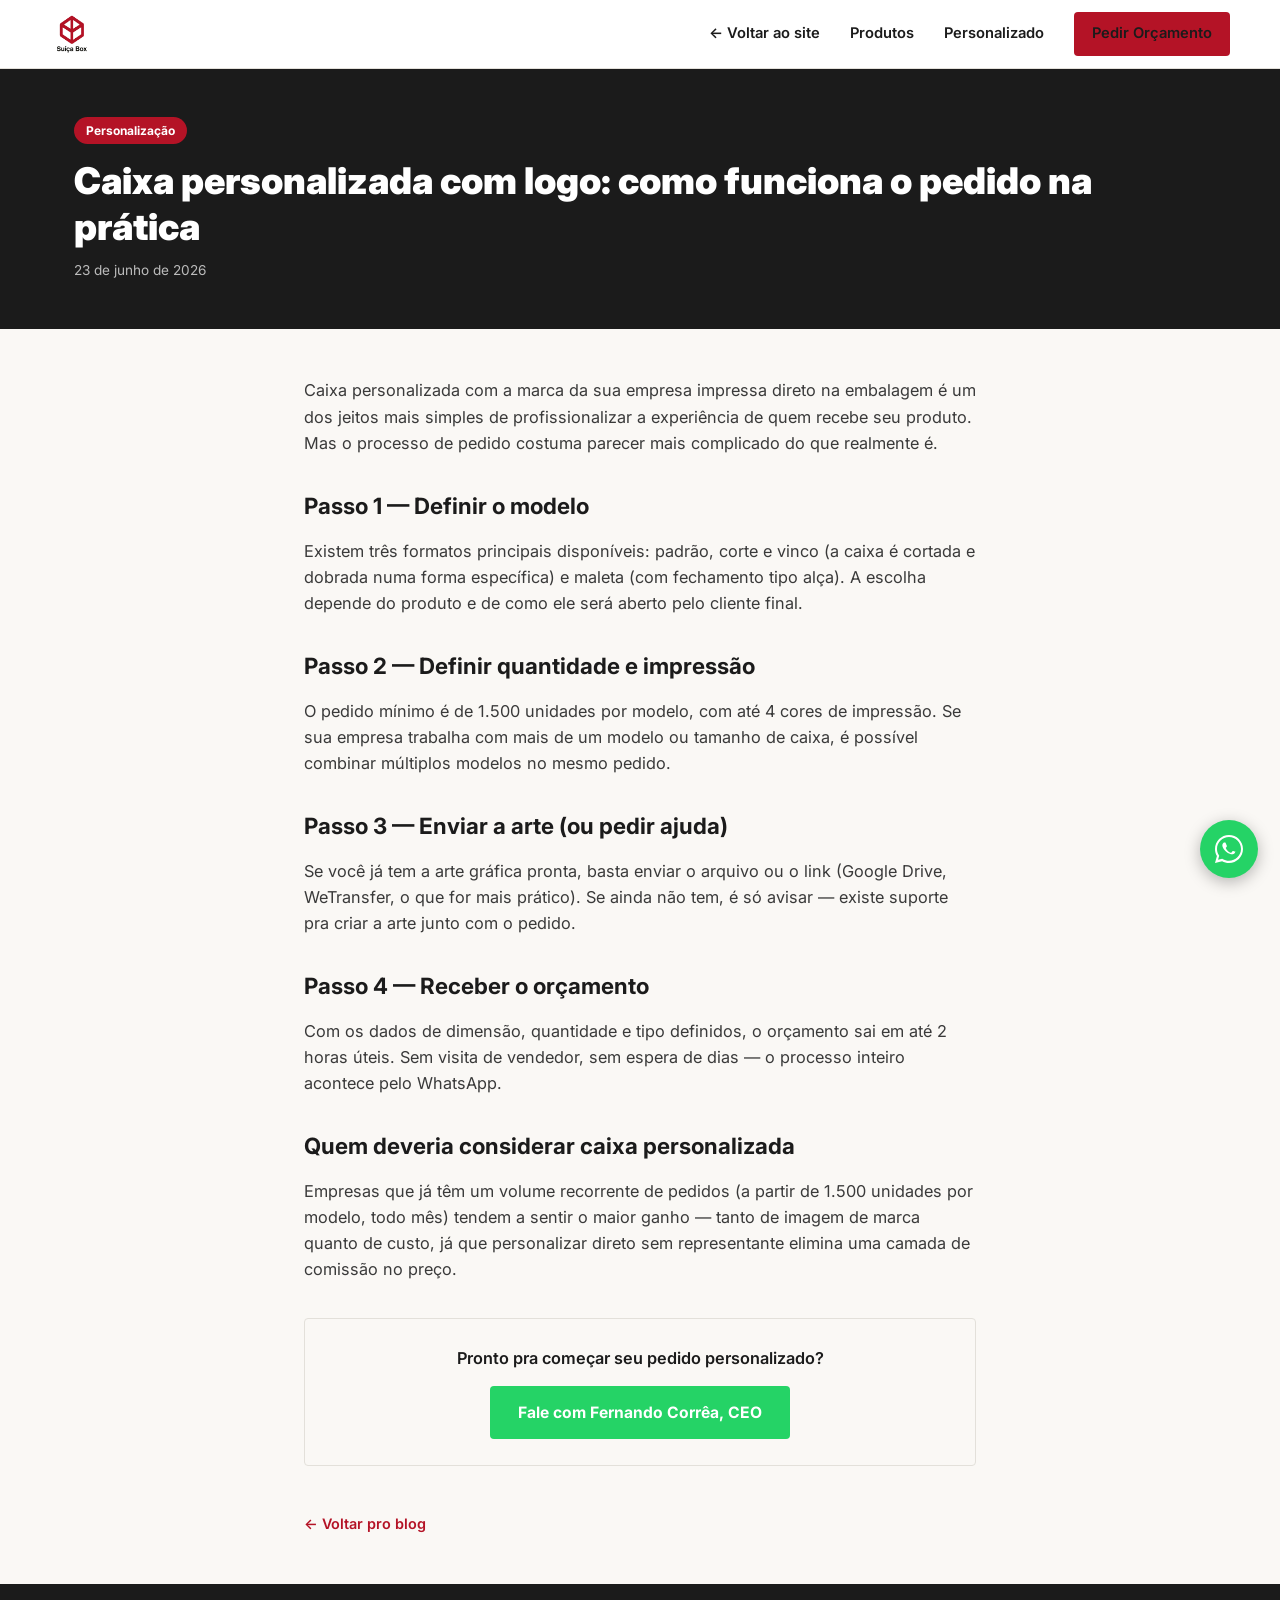
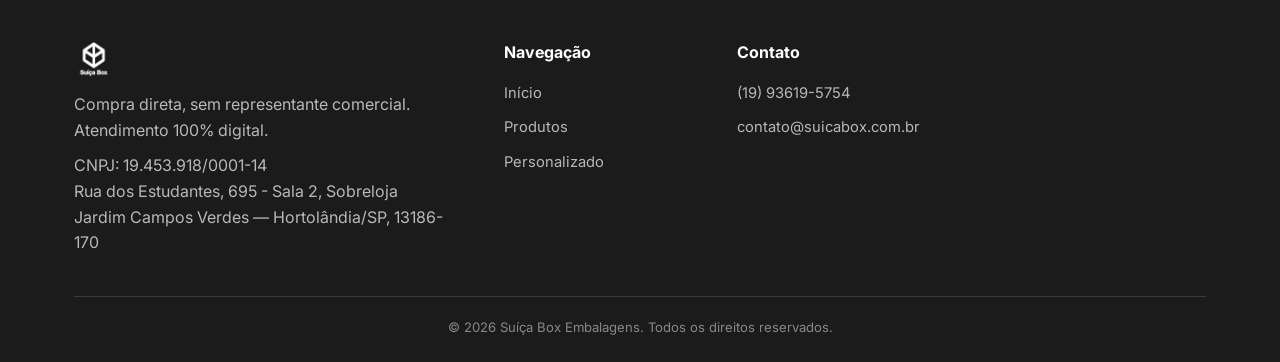
<file: blog/caixa-personalizada-com-logo.html>
<!DOCTYPE html>
<html lang="pt-BR">
<head>
  <meta charset="UTF-8" />
  <meta name="viewport" content="width=device-width, initial-scale=1.0" />
  <title>Caixa personalizada com logo: como funciona o pedido na prática | Blog Suíça Box</title>
  <meta name="description" content="Passo a passo de como pedir caixa personalizada com sua marca, da arte gráfica ao orçamento em até 2 horas úteis." />
  <meta name="robots" content="index, follow" />
  <link rel="canonical" href="https://www.suicabox.com.br/blog/caixa-personalizada-com-logo" />
  <meta property="og:title" content="Caixa personalizada com logo: como funciona o pedido na prática" />
  <meta property="og:description" content="Passo a passo de como pedir caixa personalizada com sua marca, da arte gráfica ao orçamento em até 2 horas úteis." />
  <meta property="og:image" content="https://www.suicabox.com.br/static/og-image.png" />
  <meta property="og:type" content="article" />
  <link rel="icon" href="../static/logo.png" type="image/png" />
  <link rel="stylesheet" href="../style.css" />
  <link href="https://fonts.googleapis.com/css2?family=Inter:wght@400;600;700;900&display=swap" rel="stylesheet" />
  <style>
    .post-hero { background: var(--black); color: var(--white); padding: 48px 0; }
    .post-hero .post-tag-page { display:inline-block; background:var(--red); color:#fff; font-size:0.75rem; font-weight:700; padding:4px 12px; border-radius:20px; margin-bottom:14px; }
    .post-hero h1 { font-family: var(--font-display); font-weight:900; font-size: clamp(1.6rem, 3.4vw, 2.3rem); line-height:1.25; }
    .post-hero .post-date { color:#bbb; font-size:0.85rem; margin-top:10px; }
    .post-body { max-width: 720px; margin: 0 auto; padding: 48px 24px; }
    .post-body h2 { font-family: var(--font-display); font-size:1.4rem; color: var(--black); margin: 32px 0 14px; }
    .post-body p { color:#3a3a3a; margin-bottom: 16px; font-size:1.02rem; }
    .post-body ul { margin: 0 0 16px 22px; color:#3a3a3a; }
    .post-body li { margin-bottom: 8px; }
    .post-cta-box { background: var(--paper); border: 1px solid var(--gray-line); border-radius: var(--radius); padding: 26px; text-align:center; margin: 36px 0; }
    .post-cta-box p { margin-bottom: 14px; font-weight:600; color: var(--black); }
    .post-back { display:inline-block; margin-top: 10px; font-size:0.9rem; color: var(--red); text-decoration:none; font-weight:600; }
  </style>
</head>
<body>

  <header class="navbar">
    <div class="container nav-inner">
      <a href="../" class="logo-link" aria-label="Suíça Box — início">
        <img src="../static/logo.png" alt="Suíça Box" class="logo-img" />
      </a>
      <nav class="nav-links" id="nav-links">
        <a href="../">← Voltar ao site</a>
        <a href="../#produtos">Produtos</a>
        <a href="../#personalizado">Personalizado</a>
        <a href="https://wa.me/5519936195754?text=Ol%C3%A1%21%20Vim%20pelo%20blog%20da%20Su%C3%AD%C3%A7a%20Box%20e%20quero%20um%20or%C3%A7amento." class="btn btn-primary btn-sm" target="_blank" rel="noopener">Pedir Orçamento</a>
      </nav>
      <button class="menu-toggle" aria-label="Abrir menu" aria-expanded="false" aria-controls="nav-links">&#9776;</button>
    </div>
  </header>

  <section class="post-hero">
    <div class="container">
      <span class="post-tag-page">Personalização</span>
      <h1>Caixa personalizada com logo: como funciona o pedido na prática</h1>
      <p class="post-date">23 de junho de 2026</p>
    </div>
  </section>

  <article class="post-body">

    <p>Caixa personalizada com a marca da sua empresa impressa direto na embalagem é um dos jeitos mais simples de profissionalizar a experiência de quem recebe seu produto. Mas o processo de pedido costuma parecer mais complicado do que realmente é.</p>

    <h2>Passo 1 — Definir o modelo</h2>
    <p>Existem três formatos principais disponíveis: padrão, corte e vinco (a caixa é cortada e dobrada numa forma específica) e maleta (com fechamento tipo alça). A escolha depende do produto e de como ele será aberto pelo cliente final.</p>

    <h2>Passo 2 — Definir quantidade e impressão</h2>
    <p>O pedido mínimo é de 1.500 unidades por modelo, com até 4 cores de impressão. Se sua empresa trabalha com mais de um modelo ou tamanho de caixa, é possível combinar múltiplos modelos no mesmo pedido.</p>

    <h2>Passo 3 — Enviar a arte (ou pedir ajuda)</h2>
    <p>Se você já tem a arte gráfica pronta, basta enviar o arquivo ou o link (Google Drive, WeTransfer, o que for mais prático). Se ainda não tem, é só avisar — existe suporte pra criar a arte junto com o pedido.</p>

    <h2>Passo 4 — Receber o orçamento</h2>
    <p>Com os dados de dimensão, quantidade e tipo definidos, o orçamento sai em até 2 horas úteis. Sem visita de vendedor, sem espera de dias — o processo inteiro acontece pelo WhatsApp.</p>

    <h2>Quem deveria considerar caixa personalizada</h2>
    <p>Empresas que já têm um volume recorrente de pedidos (a partir de 1.500 unidades por modelo, todo mês) tendem a sentir o maior ganho — tanto de imagem de marca quanto de custo, já que personalizar direto sem representante elimina uma camada de comissão no preço.</p>

    <div class="post-cta-box">
      <p>Pronto pra começar seu pedido personalizado?</p>
      <a href="https://wa.me/5519936195754?text=Ol%C3%A1%2C%20Fernando%21%20Quero%20iniciar%20um%20pedido%20de%20caixa%20personalizada." class="btn btn-whatsapp" target="_blank" rel="noopener">Fale com Fernando Corrêa, CEO</a>
    </div>
    <a href="../blog/" class="post-back">← Voltar pro blog</a>
  </article>

  <footer class="footer" id="contato">
    <div class="container">
      <div class="footer-grid">
        <div class="footer-col">
          <img src="../static/logo.png" alt="Suíça Box" class="footer-logo" />
          <p>Compra direta, sem representante comercial. Atendimento 100% digital.</p>
          <p style="margin-top:10px;">CNPJ: 19.453.918/0001-14</p>
          <p>Rua dos Estudantes, 695 - Sala 2, Sobreloja</p>
          <p>Jardim Campos Verdes — Hortolândia/SP, 13186-170</p>
        </div>
        <div class="footer-col">
          <h4>Navegação</h4>
          <ul>
            <li><a href="../">Início</a></li>
            <li><a href="../#produtos">Produtos</a></li>
            <li><a href="../#personalizado">Personalizado</a></li>
          </ul>
        </div>
        <div class="footer-col">
          <h4>Contato</h4>
          <ul>
            <li><a href="https://wa.me/5519936195754?text=Ol%C3%A1%2C%20vim%20pelo%20site%20da%20Su%C3%AD%C3%A7a%20Box." target="_blank" rel="noopener">(19) 93619-5754</a></li>
            <li><a href="mailto:contato@suicabox.com.br">contato@suicabox.com.br</a></li>
          </ul>
        </div>
      </div>
      <div class="footer-bottom">© 2026 Suíça Box Embalagens. Todos os direitos reservados.</div>
    </div>
  </footer>

  <a href="https://wa.me/5519936195754?text=Ol%C3%A1%2C%20li%20um%20artigo%20no%20blog%20e%20tenho%20uma%20d%C3%BAvida." class="floating-whatsapp" target="_blank" rel="noopener" aria-label="Falar no WhatsApp">
    <svg width="28" height="28" viewBox="0 0 32 32" fill="currentColor" aria-hidden="true"><path d="M16 0C7.2 0 0 7.2 0 16c0 2.9.8 5.7 2.2 8.1L0 32l8.1-2.1c2.3 1.3 5 2 7.9 2 8.8 0 16-7.2 16-16S24.8 0 16 0zm0 29.3c-2.6 0-5.1-.7-7.3-2l-.5-.3-4.7 1.2 1.3-4.6-.3-.5C3 21 2.3 18.5 2.3 16 2.3 8.5 8.5 2.3 16 2.3S29.7 8.5 29.7 16 23.5 29.3 16 29.3zm7.9-9.6c-.4-.2-2.5-1.2-2.9-1.4-.4-.1-.7-.2-1 .2s-1.1 1.4-1.3 1.6c-.2.2-.5.3-.9.1-1.2-.5-2.6-1.3-3.7-2.6-.9-1-1.5-2.1-1.7-2.5-.2-.4 0-.6.2-.8.2-.2.4-.5.6-.7.2-.2.3-.4.4-.7.1-.3 0-.5-.1-.7-.1-.2-1-2.3-1.3-3-.3-.7-.6-.6-.9-.6h-.7c-.3 0-.7.1-1 .5-.3.3-1.2 1.2-1.2 2.9s1.2 3.4 1.4 3.6c.2.2 2.6 4 6.3 5.4 3.1 1.2 3.7 1 4.4.9.6-.1 2-.8 2.3-1.6.3-.8.3-1.4.2-1.6 0-.1-.3-.2-.7-.4z"/></svg>
  </a>

  <script>
    var toggle = document.querySelector('.menu-toggle');
    var navLinks = document.getElementById('nav-links');
    if (toggle && navLinks) {
      toggle.addEventListener('click', function () {
        var open = navLinks.classList.toggle('open');
        toggle.setAttribute('aria-expanded', open ? 'true' : 'false');
      });
    }
    document.querySelectorAll('a[href*="wa.me"]').forEach(function (el) {
      el.addEventListener('click', function () {
        if (typeof gtag === 'function') { gtag('event', 'whatsapp_click', { link_location: 'blog_post' }); }
      });
    });
  </script>

  <script async src="https://www.googletagmanager.com/gtag/js?id=GT-PZMDFRV"></script>
  <script>
    window.dataLayer = window.dataLayer || [];
    function gtag(){dataLayer.push(arguments);}
    gtag('js', new Date());
    gtag('config', 'GT-PZMDFRV');
    gtag('config', 'G-7WY83N8GS5');
  </script>
</body>
</html>
</file>
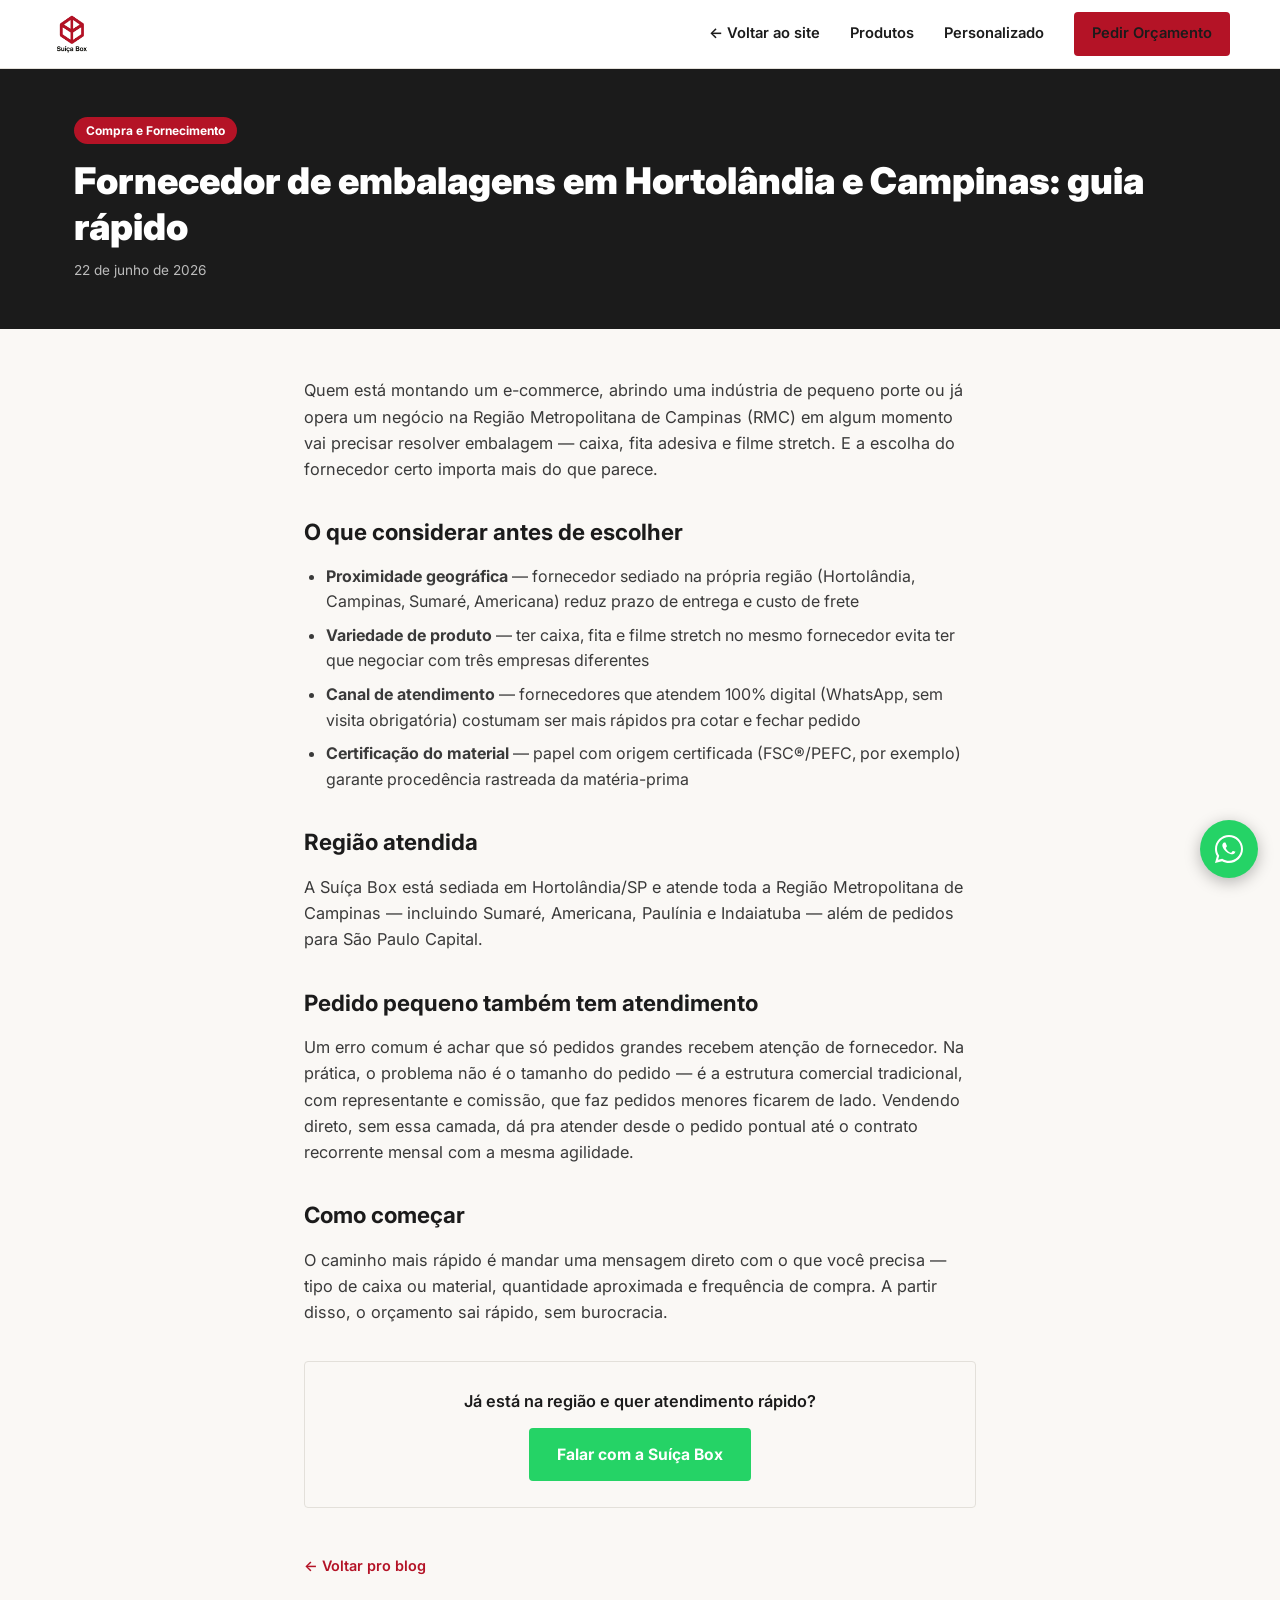
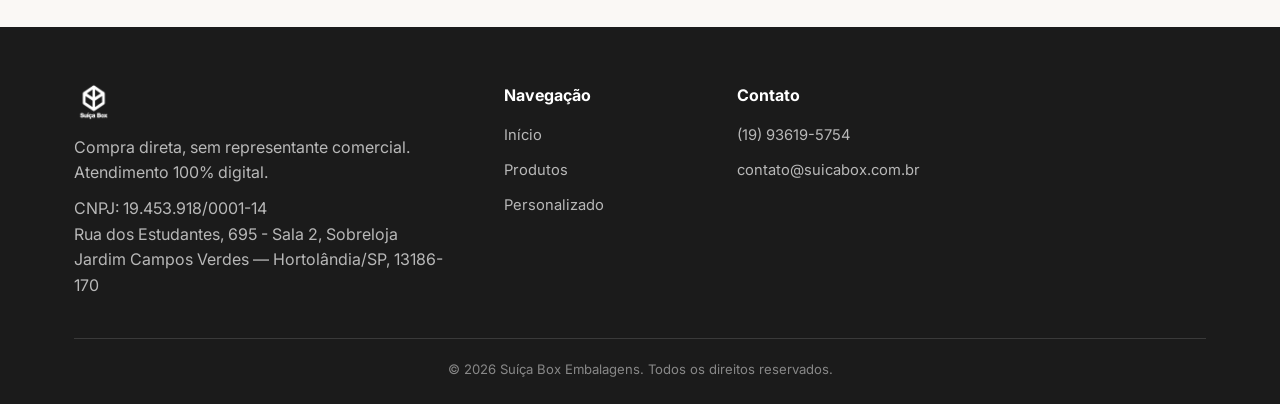
<file: blog/fornecedor-embalagens-hortolandia.html>
<!DOCTYPE html>
<html lang="pt-BR">
<head>
  <meta charset="UTF-8" />
  <meta name="viewport" content="width=device-width, initial-scale=1.0" />
  <title>Fornecedor de embalagens em Hortolândia e Campinas: guia rápido | Blog Suíça Box</title>
  <meta name="description" content="Como escolher fornecedor de caixa de papelão, fita adesiva e filme stretch na região de Campinas e Hortolândia." />
  <meta name="robots" content="index, follow" />
  <link rel="canonical" href="https://www.suicabox.com.br/blog/fornecedor-embalagens-hortolandia" />
  <meta property="og:title" content="Fornecedor de embalagens em Hortolândia e Campinas: guia rápido" />
  <meta property="og:description" content="Como escolher fornecedor de caixa de papelão, fita adesiva e filme stretch na região de Campinas e Hortolândia." />
  <meta property="og:image" content="https://www.suicabox.com.br/static/og-image.png" />
  <meta property="og:type" content="article" />
  <link rel="icon" href="../static/logo.png" type="image/png" />
  <link rel="stylesheet" href="../style.css" />
  <link href="https://fonts.googleapis.com/css2?family=Inter:wght@400;600;700;900&display=swap" rel="stylesheet" />
  <style>
    .post-hero { background: var(--black); color: var(--white); padding: 48px 0; }
    .post-hero .post-tag-page { display:inline-block; background:var(--red); color:#fff; font-size:0.75rem; font-weight:700; padding:4px 12px; border-radius:20px; margin-bottom:14px; }
    .post-hero h1 { font-family: var(--font-display); font-weight:900; font-size: clamp(1.6rem, 3.4vw, 2.3rem); line-height:1.25; }
    .post-hero .post-date { color:#bbb; font-size:0.85rem; margin-top:10px; }
    .post-body { max-width: 720px; margin: 0 auto; padding: 48px 24px; }
    .post-body h2 { font-family: var(--font-display); font-size:1.4rem; color: var(--black); margin: 32px 0 14px; }
    .post-body p { color:#3a3a3a; margin-bottom: 16px; font-size:1.02rem; }
    .post-body ul { margin: 0 0 16px 22px; color:#3a3a3a; }
    .post-body li { margin-bottom: 8px; }
    .post-cta-box { background: var(--paper); border: 1px solid var(--gray-line); border-radius: var(--radius); padding: 26px; text-align:center; margin: 36px 0; }
    .post-cta-box p { margin-bottom: 14px; font-weight:600; color: var(--black); }
    .post-back { display:inline-block; margin-top: 10px; font-size:0.9rem; color: var(--red); text-decoration:none; font-weight:600; }
  </style>
</head>
<body>

  <header class="navbar">
    <div class="container nav-inner">
      <a href="../" class="logo-link" aria-label="Suíça Box — início">
        <img src="../static/logo.png" alt="Suíça Box" class="logo-img" />
      </a>
      <nav class="nav-links" id="nav-links">
        <a href="../">← Voltar ao site</a>
        <a href="../#produtos">Produtos</a>
        <a href="../#personalizado">Personalizado</a>
        <a href="https://wa.me/5519936195754?text=Ol%C3%A1%21%20Vim%20pelo%20blog%20da%20Su%C3%AD%C3%A7a%20Box%20e%20quero%20um%20or%C3%A7amento." class="btn btn-primary btn-sm" target="_blank" rel="noopener">Pedir Orçamento</a>
      </nav>
      <button class="menu-toggle" aria-label="Abrir menu" aria-expanded="false" aria-controls="nav-links">&#9776;</button>
    </div>
  </header>

  <section class="post-hero">
    <div class="container">
      <span class="post-tag-page">Compra e Fornecimento</span>
      <h1>Fornecedor de embalagens em Hortolândia e Campinas: guia rápido</h1>
      <p class="post-date">22 de junho de 2026</p>
    </div>
  </section>

  <article class="post-body">

    <p>Quem está montando um e-commerce, abrindo uma indústria de pequeno porte ou já opera um negócio na Região Metropolitana de Campinas (RMC) em algum momento vai precisar resolver embalagem — caixa, fita adesiva e filme stretch. E a escolha do fornecedor certo importa mais do que parece.</p>

    <h2>O que considerar antes de escolher</h2>
    <ul>
      <li><strong>Proximidade geográfica</strong> — fornecedor sediado na própria região (Hortolândia, Campinas, Sumaré, Americana) reduz prazo de entrega e custo de frete</li>
      <li><strong>Variedade de produto</strong> — ter caixa, fita e filme stretch no mesmo fornecedor evita ter que negociar com três empresas diferentes</li>
      <li><strong>Canal de atendimento</strong> — fornecedores que atendem 100% digital (WhatsApp, sem visita obrigatória) costumam ser mais rápidos pra cotar e fechar pedido</li>
      <li><strong>Certificação do material</strong> — papel com origem certificada (FSC®/PEFC, por exemplo) garante procedência rastreada da matéria-prima</li>
    </ul>

    <h2>Região atendida</h2>
    <p>A Suíça Box está sediada em Hortolândia/SP e atende toda a Região Metropolitana de Campinas — incluindo Sumaré, Americana, Paulínia e Indaiatuba — além de pedidos para São Paulo Capital.</p>

    <h2>Pedido pequeno também tem atendimento</h2>
    <p>Um erro comum é achar que só pedidos grandes recebem atenção de fornecedor. Na prática, o problema não é o tamanho do pedido — é a estrutura comercial tradicional, com representante e comissão, que faz pedidos menores ficarem de lado. Vendendo direto, sem essa camada, dá pra atender desde o pedido pontual até o contrato recorrente mensal com a mesma agilidade.</p>

    <h2>Como começar</h2>
    <p>O caminho mais rápido é mandar uma mensagem direto com o que você precisa — tipo de caixa ou material, quantidade aproximada e frequência de compra. A partir disso, o orçamento sai rápido, sem burocracia.</p>

    <div class="post-cta-box">
      <p>Já está na região e quer atendimento rápido?</p>
      <a href="https://wa.me/5519936195754?text=Ol%C3%A1%21%20Estou%20na%20regi%C3%A3o%20de%20Campinas%20e%20quero%20um%20fornecedor%20de%20embalagens." class="btn btn-whatsapp" target="_blank" rel="noopener">Falar com a Suíça Box</a>
    </div>
    <a href="../blog/" class="post-back">← Voltar pro blog</a>
  </article>

  <footer class="footer" id="contato">
    <div class="container">
      <div class="footer-grid">
        <div class="footer-col">
          <img src="../static/logo.png" alt="Suíça Box" class="footer-logo" />
          <p>Compra direta, sem representante comercial. Atendimento 100% digital.</p>
          <p style="margin-top:10px;">CNPJ: 19.453.918/0001-14</p>
          <p>Rua dos Estudantes, 695 - Sala 2, Sobreloja</p>
          <p>Jardim Campos Verdes — Hortolândia/SP, 13186-170</p>
        </div>
        <div class="footer-col">
          <h4>Navegação</h4>
          <ul>
            <li><a href="../">Início</a></li>
            <li><a href="../#produtos">Produtos</a></li>
            <li><a href="../#personalizado">Personalizado</a></li>
          </ul>
        </div>
        <div class="footer-col">
          <h4>Contato</h4>
          <ul>
            <li><a href="https://wa.me/5519936195754?text=Ol%C3%A1%2C%20vim%20pelo%20site%20da%20Su%C3%AD%C3%A7a%20Box." target="_blank" rel="noopener">(19) 93619-5754</a></li>
            <li><a href="mailto:contato@suicabox.com.br">contato@suicabox.com.br</a></li>
          </ul>
        </div>
      </div>
      <div class="footer-bottom">© 2026 Suíça Box Embalagens. Todos os direitos reservados.</div>
    </div>
  </footer>

  <a href="https://wa.me/5519936195754?text=Ol%C3%A1%2C%20li%20um%20artigo%20no%20blog%20e%20tenho%20uma%20d%C3%BAvida." class="floating-whatsapp" target="_blank" rel="noopener" aria-label="Falar no WhatsApp">
    <svg width="28" height="28" viewBox="0 0 32 32" fill="currentColor" aria-hidden="true"><path d="M16 0C7.2 0 0 7.2 0 16c0 2.9.8 5.7 2.2 8.1L0 32l8.1-2.1c2.3 1.3 5 2 7.9 2 8.8 0 16-7.2 16-16S24.8 0 16 0zm0 29.3c-2.6 0-5.1-.7-7.3-2l-.5-.3-4.7 1.2 1.3-4.6-.3-.5C3 21 2.3 18.5 2.3 16 2.3 8.5 8.5 2.3 16 2.3S29.7 8.5 29.7 16 23.5 29.3 16 29.3zm7.9-9.6c-.4-.2-2.5-1.2-2.9-1.4-.4-.1-.7-.2-1 .2s-1.1 1.4-1.3 1.6c-.2.2-.5.3-.9.1-1.2-.5-2.6-1.3-3.7-2.6-.9-1-1.5-2.1-1.7-2.5-.2-.4 0-.6.2-.8.2-.2.4-.5.6-.7.2-.2.3-.4.4-.7.1-.3 0-.5-.1-.7-.1-.2-1-2.3-1.3-3-.3-.7-.6-.6-.9-.6h-.7c-.3 0-.7.1-1 .5-.3.3-1.2 1.2-1.2 2.9s1.2 3.4 1.4 3.6c.2.2 2.6 4 6.3 5.4 3.1 1.2 3.7 1 4.4.9.6-.1 2-.8 2.3-1.6.3-.8.3-1.4.2-1.6 0-.1-.3-.2-.7-.4z"/></svg>
  </a>

  <script>
    var toggle = document.querySelector('.menu-toggle');
    var navLinks = document.getElementById('nav-links');
    if (toggle && navLinks) {
      toggle.addEventListener('click', function () {
        var open = navLinks.classList.toggle('open');
        toggle.setAttribute('aria-expanded', open ? 'true' : 'false');
      });
    }
    document.querySelectorAll('a[href*="wa.me"]').forEach(function (el) {
      el.addEventListener('click', function () {
        if (typeof gtag === 'function') { gtag('event', 'whatsapp_click', { link_location: 'blog_post' }); }
      });
    });
  </script>

  <script async src="https://www.googletagmanager.com/gtag/js?id=GT-PZMDFRV"></script>
  <script>
    window.dataLayer = window.dataLayer || [];
    function gtag(){dataLayer.push(arguments);}
    gtag('js', new Date());
    gtag('config', 'GT-PZMDFRV');
    gtag('config', 'G-7WY83N8GS5');
  </script>
</body>
</html>
</file>
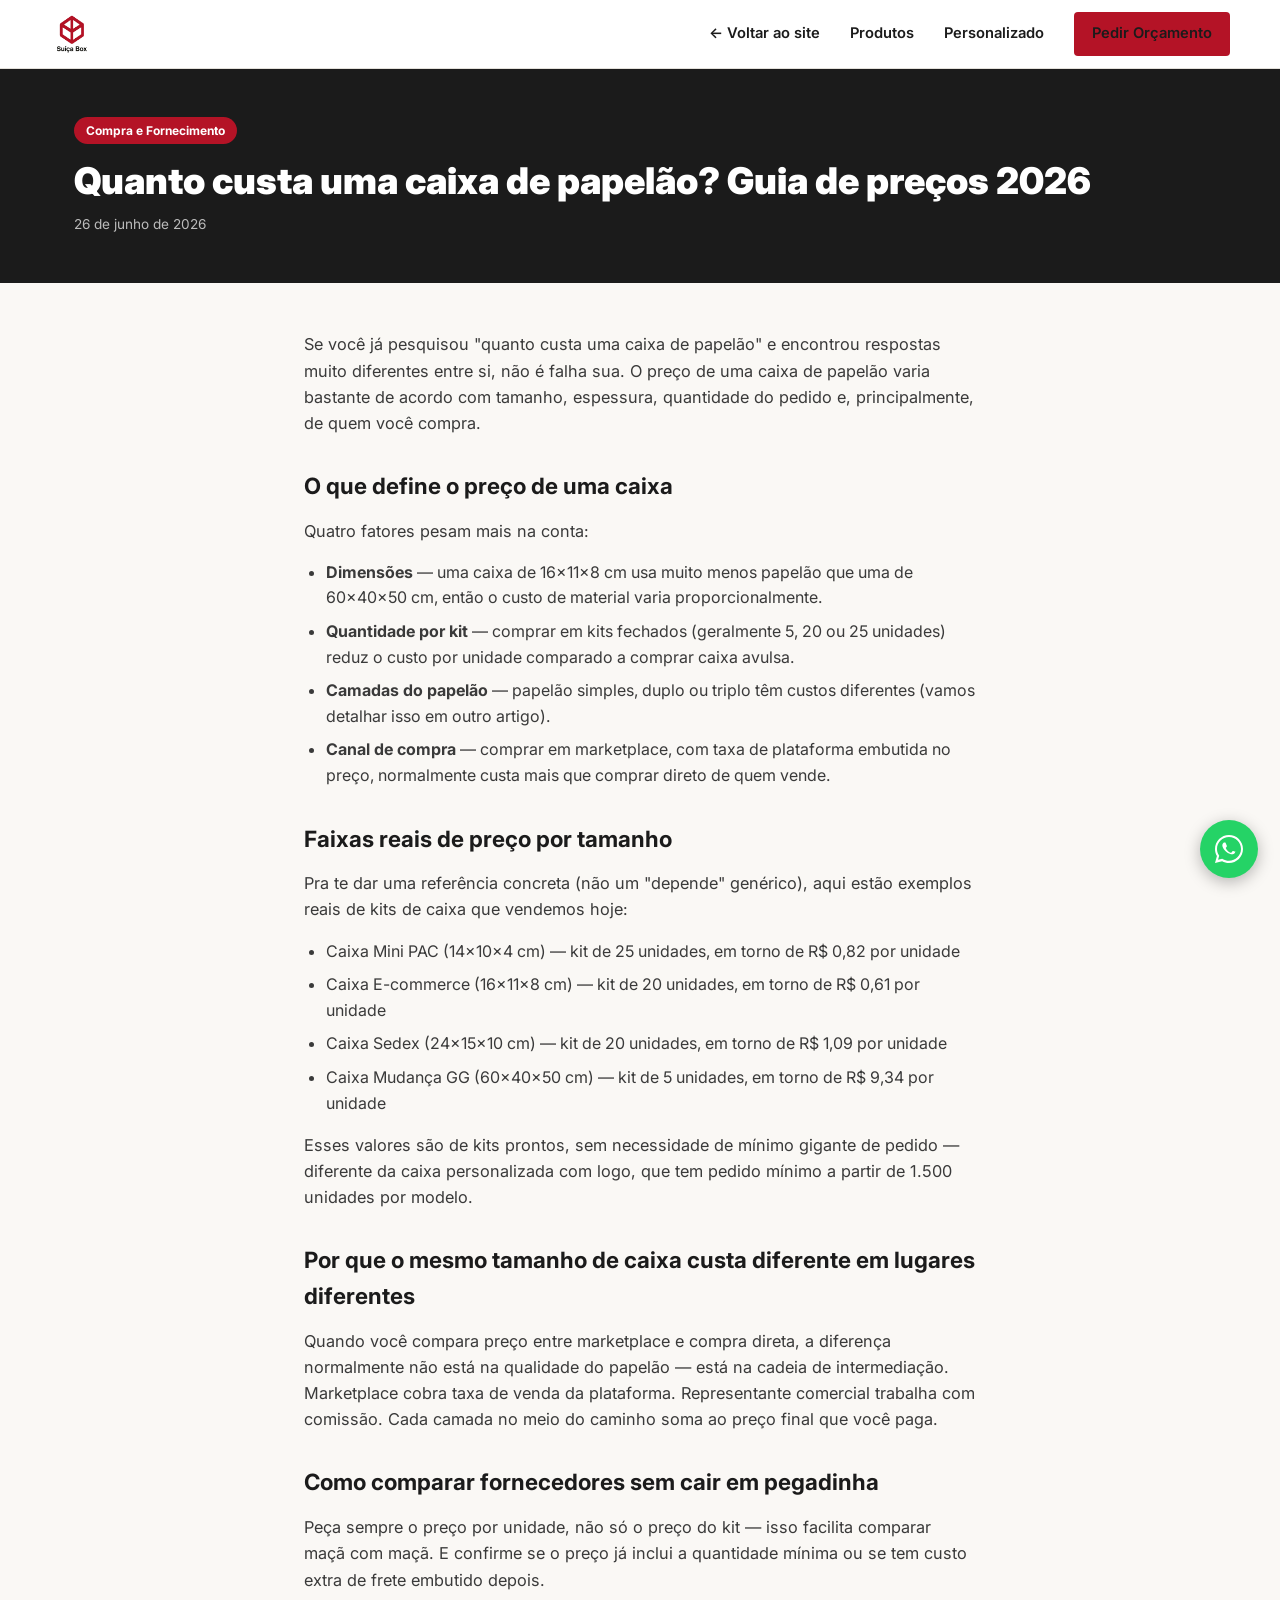
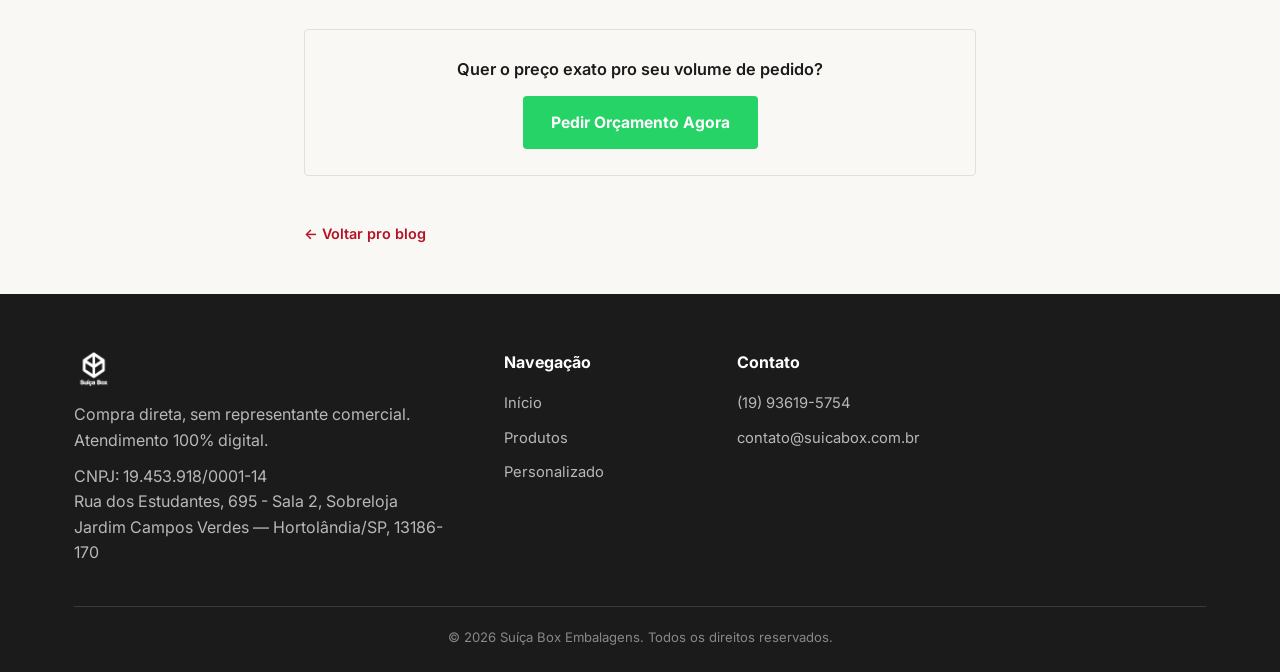
<file: blog/quanto-custa-caixa-de-papelao.html>
<!DOCTYPE html>
<html lang="pt-BR">
<head>
  <meta charset="UTF-8" />
  <meta name="viewport" content="width=device-width, initial-scale=1.0" />
  <title>Quanto custa uma caixa de papelão? Guia de preços 2026 | Blog Suíça Box</title>
  <meta name="description" content="Veja faixas de preço reais por tamanho de caixa de papelão, o que influencia o valor, e como comparar fornecedores sem cair em pegadinha." />
  <meta name="robots" content="index, follow" />
  <link rel="canonical" href="https://www.suicabox.com.br/blog/quanto-custa-caixa-de-papelao" />
  <meta property="og:title" content="Quanto custa uma caixa de papelão? Guia de preços 2026" />
  <meta property="og:description" content="Veja faixas de preço reais por tamanho de caixa de papelão, o que influencia o valor, e como comparar fornecedores sem cair em pegadinha." />
  <meta property="og:image" content="https://www.suicabox.com.br/static/og-image.png" />
  <meta property="og:type" content="article" />
  <link rel="icon" href="../static/logo.png" type="image/png" />
  <link rel="stylesheet" href="../style.css" />
  <link href="https://fonts.googleapis.com/css2?family=Inter:wght@400;600;700;900&display=swap" rel="stylesheet" />
  <style>
    .post-hero { background: var(--black); color: var(--white); padding: 48px 0; }
    .post-hero .post-tag-page { display:inline-block; background:var(--red); color:#fff; font-size:0.75rem; font-weight:700; padding:4px 12px; border-radius:20px; margin-bottom:14px; }
    .post-hero h1 { font-family: var(--font-display); font-weight:900; font-size: clamp(1.6rem, 3.4vw, 2.3rem); line-height:1.25; }
    .post-hero .post-date { color:#bbb; font-size:0.85rem; margin-top:10px; }
    .post-body { max-width: 720px; margin: 0 auto; padding: 48px 24px; }
    .post-body h2 { font-family: var(--font-display); font-size:1.4rem; color: var(--black); margin: 32px 0 14px; }
    .post-body p { color:#3a3a3a; margin-bottom: 16px; font-size:1.02rem; }
    .post-body ul { margin: 0 0 16px 22px; color:#3a3a3a; }
    .post-body li { margin-bottom: 8px; }
    .post-cta-box { background: var(--paper); border: 1px solid var(--gray-line); border-radius: var(--radius); padding: 26px; text-align:center; margin: 36px 0; }
    .post-cta-box p { margin-bottom: 14px; font-weight:600; color: var(--black); }
    .post-back { display:inline-block; margin-top: 10px; font-size:0.9rem; color: var(--red); text-decoration:none; font-weight:600; }
  </style>
</head>
<body>

  <header class="navbar">
    <div class="container nav-inner">
      <a href="../" class="logo-link" aria-label="Suíça Box — início">
        <img src="../static/logo.png" alt="Suíça Box" class="logo-img" />
      </a>
      <nav class="nav-links" id="nav-links">
        <a href="../">← Voltar ao site</a>
        <a href="../#produtos">Produtos</a>
        <a href="../#personalizado">Personalizado</a>
        <a href="https://wa.me/5519936195754?text=Ol%C3%A1%21%20Vim%20pelo%20blog%20da%20Su%C3%AD%C3%A7a%20Box%20e%20quero%20um%20or%C3%A7amento." class="btn btn-primary btn-sm" target="_blank" rel="noopener">Pedir Orçamento</a>
      </nav>
      <button class="menu-toggle" aria-label="Abrir menu" aria-expanded="false" aria-controls="nav-links">&#9776;</button>
    </div>
  </header>

  <section class="post-hero">
    <div class="container">
      <span class="post-tag-page">Compra e Fornecimento</span>
      <h1>Quanto custa uma caixa de papelão? Guia de preços 2026</h1>
      <p class="post-date">26 de junho de 2026</p>
    </div>
  </section>

  <article class="post-body">

    <p>Se você já pesquisou "quanto custa uma caixa de papelão" e encontrou respostas muito diferentes entre si, não é falha sua. O preço de uma caixa de papelão varia bastante de acordo com tamanho, espessura, quantidade do pedido e, principalmente, de quem você compra.</p>

    <h2>O que define o preço de uma caixa</h2>
    <p>Quatro fatores pesam mais na conta:</p>
    <ul>
      <li><strong>Dimensões</strong> — uma caixa de 16x11x8 cm usa muito menos papelão que uma de 60x40x50 cm, então o custo de material varia proporcionalmente.</li>
      <li><strong>Quantidade por kit</strong> — comprar em kits fechados (geralmente 5, 20 ou 25 unidades) reduz o custo por unidade comparado a comprar caixa avulsa.</li>
      <li><strong>Camadas do papelão</strong> — papelão simples, duplo ou triplo têm custos diferentes (vamos detalhar isso em outro artigo).</li>
      <li><strong>Canal de compra</strong> — comprar em marketplace, com taxa de plataforma embutida no preço, normalmente custa mais que comprar direto de quem vende.</li>
    </ul>

    <h2>Faixas reais de preço por tamanho</h2>
    <p>Pra te dar uma referência concreta (não um "depende" genérico), aqui estão exemplos reais de kits de caixa que vendemos hoje:</p>
    <ul>
      <li>Caixa Mini PAC (14x10x4 cm) — kit de 25 unidades, em torno de R$ 0,82 por unidade</li>
      <li>Caixa E-commerce (16x11x8 cm) — kit de 20 unidades, em torno de R$ 0,61 por unidade</li>
      <li>Caixa Sedex (24x15x10 cm) — kit de 20 unidades, em torno de R$ 1,09 por unidade</li>
      <li>Caixa Mudança GG (60x40x50 cm) — kit de 5 unidades, em torno de R$ 9,34 por unidade</li>
    </ul>
    <p>Esses valores são de kits prontos, sem necessidade de mínimo gigante de pedido — diferente da caixa personalizada com logo, que tem pedido mínimo a partir de 1.500 unidades por modelo.</p>

    <h2>Por que o mesmo tamanho de caixa custa diferente em lugares diferentes</h2>
    <p>Quando você compara preço entre marketplace e compra direta, a diferença normalmente não está na qualidade do papelão — está na cadeia de intermediação. Marketplace cobra taxa de venda da plataforma. Representante comercial trabalha com comissão. Cada camada no meio do caminho soma ao preço final que você paga.</p>

    <h2>Como comparar fornecedores sem cair em pegadinha</h2>
    <p>Peça sempre o preço por unidade, não só o preço do kit — isso facilita comparar maçã com maçã. E confirme se o preço já inclui a quantidade mínima ou se tem custo extra de frete embutido depois.</p>

    <div class="post-cta-box">
      <p>Quer o preço exato pro seu volume de pedido?</p>
      <a href="https://wa.me/5519936195754?text=Ol%C3%A1%21%20Li%20o%20artigo%20sobre%20pre%C3%A7o%20de%20caixa%20e%20quero%20um%20or%C3%A7amento." class="btn btn-whatsapp" target="_blank" rel="noopener">Pedir Orçamento Agora</a>
    </div>
    <a href="../blog/" class="post-back">← Voltar pro blog</a>
  </article>

  <footer class="footer" id="contato">
    <div class="container">
      <div class="footer-grid">
        <div class="footer-col">
          <img src="../static/logo.png" alt="Suíça Box" class="footer-logo" />
          <p>Compra direta, sem representante comercial. Atendimento 100% digital.</p>
          <p style="margin-top:10px;">CNPJ: 19.453.918/0001-14</p>
          <p>Rua dos Estudantes, 695 - Sala 2, Sobreloja</p>
          <p>Jardim Campos Verdes — Hortolândia/SP, 13186-170</p>
        </div>
        <div class="footer-col">
          <h4>Navegação</h4>
          <ul>
            <li><a href="../">Início</a></li>
            <li><a href="../#produtos">Produtos</a></li>
            <li><a href="../#personalizado">Personalizado</a></li>
          </ul>
        </div>
        <div class="footer-col">
          <h4>Contato</h4>
          <ul>
            <li><a href="https://wa.me/5519936195754?text=Ol%C3%A1%2C%20vim%20pelo%20site%20da%20Su%C3%AD%C3%A7a%20Box." target="_blank" rel="noopener">(19) 93619-5754</a></li>
            <li><a href="mailto:contato@suicabox.com.br">contato@suicabox.com.br</a></li>
          </ul>
        </div>
      </div>
      <div class="footer-bottom">© 2026 Suíça Box Embalagens. Todos os direitos reservados.</div>
    </div>
  </footer>

  <a href="https://wa.me/5519936195754?text=Ol%C3%A1%2C%20li%20um%20artigo%20no%20blog%20e%20tenho%20uma%20d%C3%BAvida." class="floating-whatsapp" target="_blank" rel="noopener" aria-label="Falar no WhatsApp">
    <svg width="28" height="28" viewBox="0 0 32 32" fill="currentColor" aria-hidden="true"><path d="M16 0C7.2 0 0 7.2 0 16c0 2.9.8 5.7 2.2 8.1L0 32l8.1-2.1c2.3 1.3 5 2 7.9 2 8.8 0 16-7.2 16-16S24.8 0 16 0zm0 29.3c-2.6 0-5.1-.7-7.3-2l-.5-.3-4.7 1.2 1.3-4.6-.3-.5C3 21 2.3 18.5 2.3 16 2.3 8.5 8.5 2.3 16 2.3S29.7 8.5 29.7 16 23.5 29.3 16 29.3zm7.9-9.6c-.4-.2-2.5-1.2-2.9-1.4-.4-.1-.7-.2-1 .2s-1.1 1.4-1.3 1.6c-.2.2-.5.3-.9.1-1.2-.5-2.6-1.3-3.7-2.6-.9-1-1.5-2.1-1.7-2.5-.2-.4 0-.6.2-.8.2-.2.4-.5.6-.7.2-.2.3-.4.4-.7.1-.3 0-.5-.1-.7-.1-.2-1-2.3-1.3-3-.3-.7-.6-.6-.9-.6h-.7c-.3 0-.7.1-1 .5-.3.3-1.2 1.2-1.2 2.9s1.2 3.4 1.4 3.6c.2.2 2.6 4 6.3 5.4 3.1 1.2 3.7 1 4.4.9.6-.1 2-.8 2.3-1.6.3-.8.3-1.4.2-1.6 0-.1-.3-.2-.7-.4z"/></svg>
  </a>

  <script>
    var toggle = document.querySelector('.menu-toggle');
    var navLinks = document.getElementById('nav-links');
    if (toggle && navLinks) {
      toggle.addEventListener('click', function () {
        var open = navLinks.classList.toggle('open');
        toggle.setAttribute('aria-expanded', open ? 'true' : 'false');
      });
    }
    document.querySelectorAll('a[href*="wa.me"]').forEach(function (el) {
      el.addEventListener('click', function () {
        if (typeof gtag === 'function') { gtag('event', 'whatsapp_click', { link_location: 'blog_post' }); }
      });
    });
  </script>

  <script async src="https://www.googletagmanager.com/gtag/js?id=GT-PZMDFRV"></script>
  <script>
    window.dataLayer = window.dataLayer || [];
    function gtag(){dataLayer.push(arguments);}
    gtag('js', new Date());
    gtag('config', 'GT-PZMDFRV');
    gtag('config', 'G-7WY83N8GS5');
  </script>
</body>
</html>
</file>
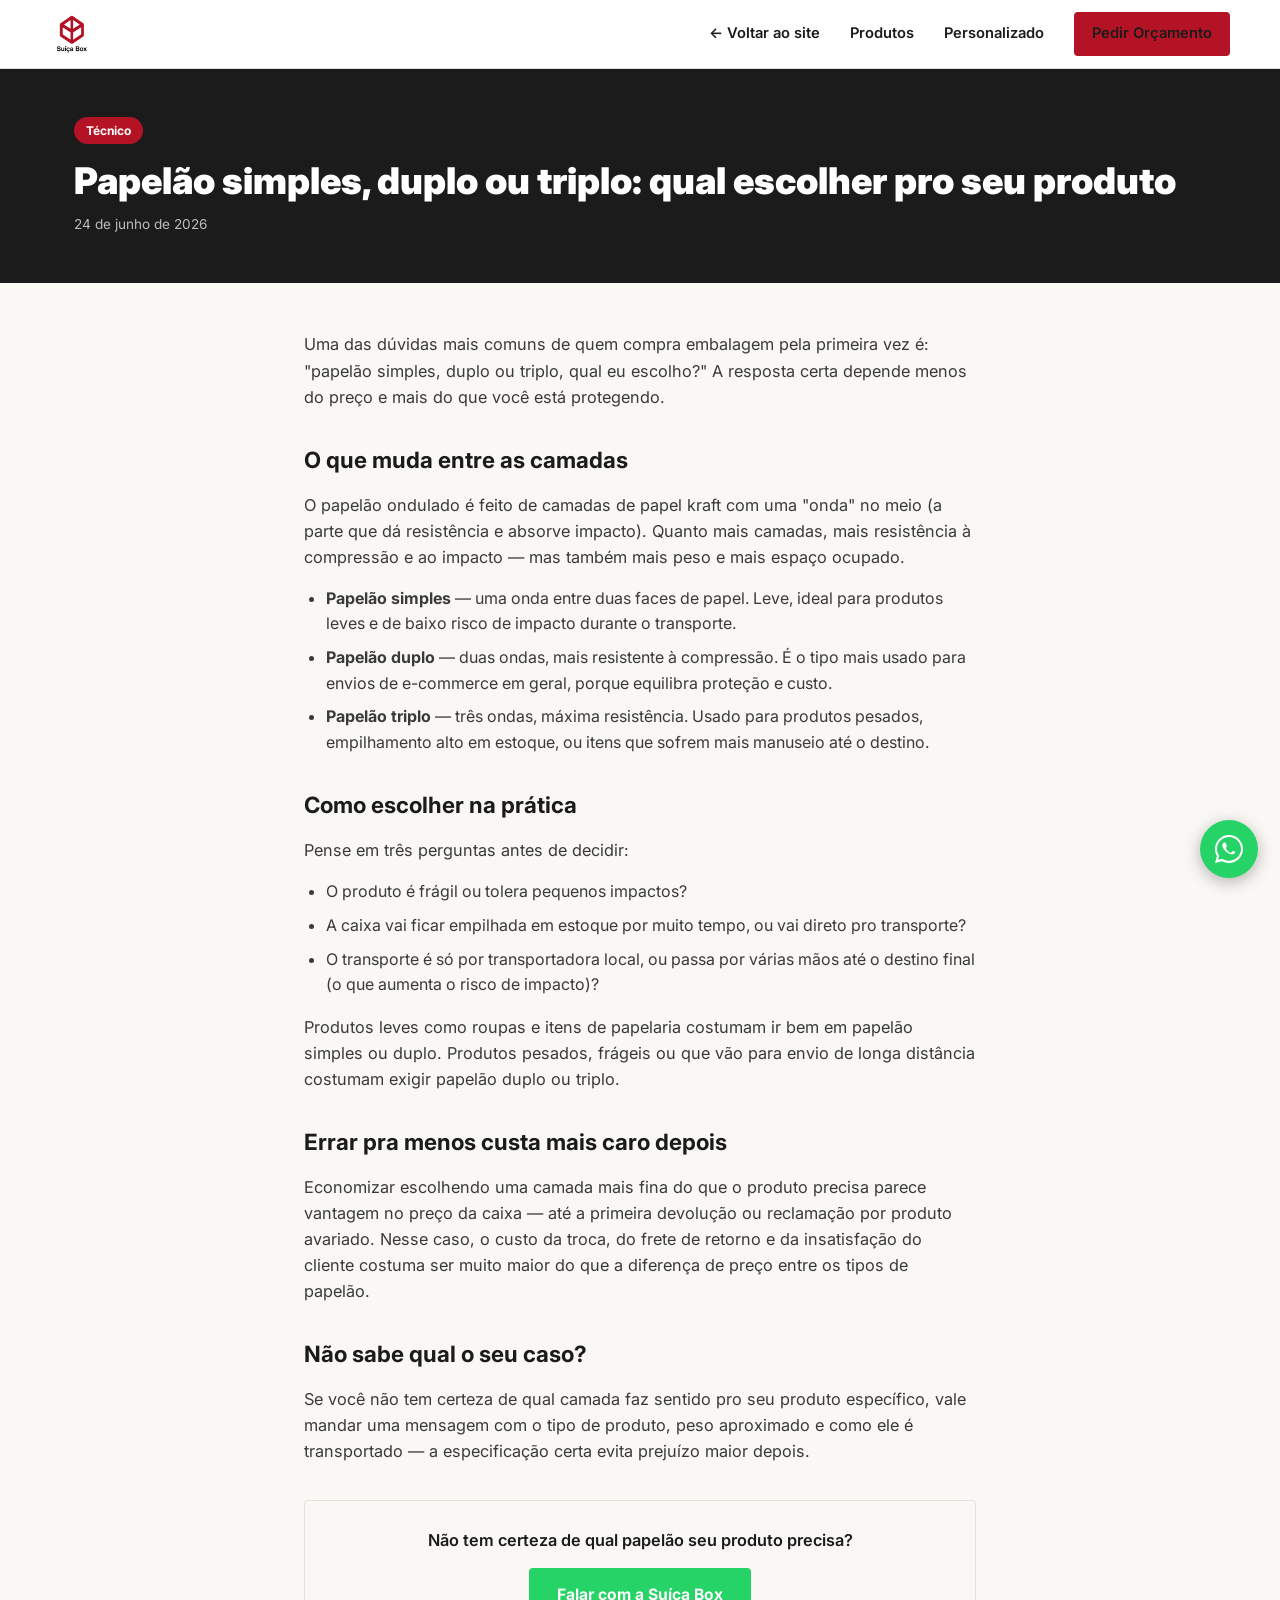
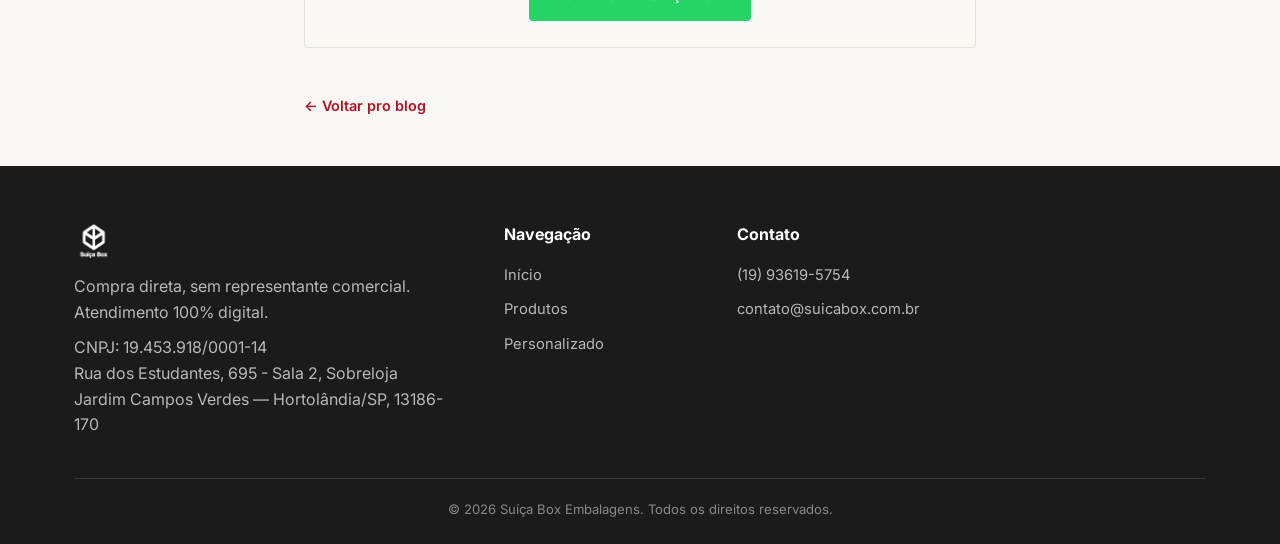
<file: blog/tipos-papelao-ondulado.html>
<!DOCTYPE html>
<html lang="pt-BR">
<head>
  <meta charset="UTF-8" />
  <meta name="viewport" content="width=device-width, initial-scale=1.0" />
  <title>Papelão simples, duplo ou triplo: qual escolher pro seu produto | Blog Suíça Box</title>
  <meta name="description" content="Guia técnico simples sobre os tipos de papelão ondulado e qual camada faz sentido pra cada tipo de produto e envio." />
  <meta name="robots" content="index, follow" />
  <link rel="canonical" href="https://www.suicabox.com.br/blog/tipos-papelao-ondulado" />
  <meta property="og:title" content="Papelão simples, duplo ou triplo: qual escolher pro seu produto" />
  <meta property="og:description" content="Guia técnico simples sobre os tipos de papelão ondulado e qual camada faz sentido pra cada tipo de produto e envio." />
  <meta property="og:image" content="https://www.suicabox.com.br/static/og-image.png" />
  <meta property="og:type" content="article" />
  <link rel="icon" href="../static/logo.png" type="image/png" />
  <link rel="stylesheet" href="../style.css" />
  <link href="https://fonts.googleapis.com/css2?family=Inter:wght@400;600;700;900&display=swap" rel="stylesheet" />
  <style>
    .post-hero { background: var(--black); color: var(--white); padding: 48px 0; }
    .post-hero .post-tag-page { display:inline-block; background:var(--red); color:#fff; font-size:0.75rem; font-weight:700; padding:4px 12px; border-radius:20px; margin-bottom:14px; }
    .post-hero h1 { font-family: var(--font-display); font-weight:900; font-size: clamp(1.6rem, 3.4vw, 2.3rem); line-height:1.25; }
    .post-hero .post-date { color:#bbb; font-size:0.85rem; margin-top:10px; }
    .post-body { max-width: 720px; margin: 0 auto; padding: 48px 24px; }
    .post-body h2 { font-family: var(--font-display); font-size:1.4rem; color: var(--black); margin: 32px 0 14px; }
    .post-body p { color:#3a3a3a; margin-bottom: 16px; font-size:1.02rem; }
    .post-body ul { margin: 0 0 16px 22px; color:#3a3a3a; }
    .post-body li { margin-bottom: 8px; }
    .post-cta-box { background: var(--paper); border: 1px solid var(--gray-line); border-radius: var(--radius); padding: 26px; text-align:center; margin: 36px 0; }
    .post-cta-box p { margin-bottom: 14px; font-weight:600; color: var(--black); }
    .post-back { display:inline-block; margin-top: 10px; font-size:0.9rem; color: var(--red); text-decoration:none; font-weight:600; }
  </style>
</head>
<body>

  <header class="navbar">
    <div class="container nav-inner">
      <a href="../" class="logo-link" aria-label="Suíça Box — início">
        <img src="../static/logo.png" alt="Suíça Box" class="logo-img" />
      </a>
      <nav class="nav-links" id="nav-links">
        <a href="../">← Voltar ao site</a>
        <a href="../#produtos">Produtos</a>
        <a href="../#personalizado">Personalizado</a>
        <a href="https://wa.me/5519936195754?text=Ol%C3%A1%21%20Vim%20pelo%20blog%20da%20Su%C3%AD%C3%A7a%20Box%20e%20quero%20um%20or%C3%A7amento." class="btn btn-primary btn-sm" target="_blank" rel="noopener">Pedir Orçamento</a>
      </nav>
      <button class="menu-toggle" aria-label="Abrir menu" aria-expanded="false" aria-controls="nav-links">&#9776;</button>
    </div>
  </header>

  <section class="post-hero">
    <div class="container">
      <span class="post-tag-page">Técnico</span>
      <h1>Papelão simples, duplo ou triplo: qual escolher pro seu produto</h1>
      <p class="post-date">24 de junho de 2026</p>
    </div>
  </section>

  <article class="post-body">

    <p>Uma das dúvidas mais comuns de quem compra embalagem pela primeira vez é: "papelão simples, duplo ou triplo, qual eu escolho?" A resposta certa depende menos do preço e mais do que você está protegendo.</p>

    <h2>O que muda entre as camadas</h2>
    <p>O papelão ondulado é feito de camadas de papel kraft com uma "onda" no meio (a parte que dá resistência e absorve impacto). Quanto mais camadas, mais resistência à compressão e ao impacto — mas também mais peso e mais espaço ocupado.</p>
    <ul>
      <li><strong>Papelão simples</strong> — uma onda entre duas faces de papel. Leve, ideal para produtos leves e de baixo risco de impacto durante o transporte.</li>
      <li><strong>Papelão duplo</strong> — duas ondas, mais resistente à compressão. É o tipo mais usado para envios de e-commerce em geral, porque equilibra proteção e custo.</li>
      <li><strong>Papelão triplo</strong> — três ondas, máxima resistência. Usado para produtos pesados, empilhamento alto em estoque, ou itens que sofrem mais manuseio até o destino.</li>
    </ul>

    <h2>Como escolher na prática</h2>
    <p>Pense em três perguntas antes de decidir:</p>
    <ul>
      <li>O produto é frágil ou tolera pequenos impactos?</li>
      <li>A caixa vai ficar empilhada em estoque por muito tempo, ou vai direto pro transporte?</li>
      <li>O transporte é só por transportadora local, ou passa por várias mãos até o destino final (o que aumenta o risco de impacto)?</li>
    </ul>
    <p>Produtos leves como roupas e itens de papelaria costumam ir bem em papelão simples ou duplo. Produtos pesados, frágeis ou que vão para envio de longa distância costumam exigir papelão duplo ou triplo.</p>

    <h2>Errar pra menos custa mais caro depois</h2>
    <p>Economizar escolhendo uma camada mais fina do que o produto precisa parece vantagem no preço da caixa — até a primeira devolução ou reclamação por produto avariado. Nesse caso, o custo da troca, do frete de retorno e da insatisfação do cliente costuma ser muito maior do que a diferença de preço entre os tipos de papelão.</p>

    <h2>Não sabe qual o seu caso?</h2>
    <p>Se você não tem certeza de qual camada faz sentido pro seu produto específico, vale mandar uma mensagem com o tipo de produto, peso aproximado e como ele é transportado — a especificação certa evita prejuízo maior depois.</p>

    <div class="post-cta-box">
      <p>Não tem certeza de qual papelão seu produto precisa?</p>
      <a href="https://wa.me/5519936195754?text=Ol%C3%A1%21%20Preciso%20de%20ajuda%20pra%20escolher%20o%20tipo%20de%20papel%C3%A3o%20certo." class="btn btn-whatsapp" target="_blank" rel="noopener">Falar com a Suíça Box</a>
    </div>
    <a href="../blog/" class="post-back">← Voltar pro blog</a>
  </article>

  <footer class="footer" id="contato">
    <div class="container">
      <div class="footer-grid">
        <div class="footer-col">
          <img src="../static/logo.png" alt="Suíça Box" class="footer-logo" />
          <p>Compra direta, sem representante comercial. Atendimento 100% digital.</p>
          <p style="margin-top:10px;">CNPJ: 19.453.918/0001-14</p>
          <p>Rua dos Estudantes, 695 - Sala 2, Sobreloja</p>
          <p>Jardim Campos Verdes — Hortolândia/SP, 13186-170</p>
        </div>
        <div class="footer-col">
          <h4>Navegação</h4>
          <ul>
            <li><a href="../">Início</a></li>
            <li><a href="../#produtos">Produtos</a></li>
            <li><a href="../#personalizado">Personalizado</a></li>
          </ul>
        </div>
        <div class="footer-col">
          <h4>Contato</h4>
          <ul>
            <li><a href="https://wa.me/5519936195754?text=Ol%C3%A1%2C%20vim%20pelo%20site%20da%20Su%C3%AD%C3%A7a%20Box." target="_blank" rel="noopener">(19) 93619-5754</a></li>
            <li><a href="mailto:contato@suicabox.com.br">contato@suicabox.com.br</a></li>
          </ul>
        </div>
      </div>
      <div class="footer-bottom">© 2026 Suíça Box Embalagens. Todos os direitos reservados.</div>
    </div>
  </footer>

  <a href="https://wa.me/5519936195754?text=Ol%C3%A1%2C%20li%20um%20artigo%20no%20blog%20e%20tenho%20uma%20d%C3%BAvida." class="floating-whatsapp" target="_blank" rel="noopener" aria-label="Falar no WhatsApp">
    <svg width="28" height="28" viewBox="0 0 32 32" fill="currentColor" aria-hidden="true"><path d="M16 0C7.2 0 0 7.2 0 16c0 2.9.8 5.7 2.2 8.1L0 32l8.1-2.1c2.3 1.3 5 2 7.9 2 8.8 0 16-7.2 16-16S24.8 0 16 0zm0 29.3c-2.6 0-5.1-.7-7.3-2l-.5-.3-4.7 1.2 1.3-4.6-.3-.5C3 21 2.3 18.5 2.3 16 2.3 8.5 8.5 2.3 16 2.3S29.7 8.5 29.7 16 23.5 29.3 16 29.3zm7.9-9.6c-.4-.2-2.5-1.2-2.9-1.4-.4-.1-.7-.2-1 .2s-1.1 1.4-1.3 1.6c-.2.2-.5.3-.9.1-1.2-.5-2.6-1.3-3.7-2.6-.9-1-1.5-2.1-1.7-2.5-.2-.4 0-.6.2-.8.2-.2.4-.5.6-.7.2-.2.3-.4.4-.7.1-.3 0-.5-.1-.7-.1-.2-1-2.3-1.3-3-.3-.7-.6-.6-.9-.6h-.7c-.3 0-.7.1-1 .5-.3.3-1.2 1.2-1.2 2.9s1.2 3.4 1.4 3.6c.2.2 2.6 4 6.3 5.4 3.1 1.2 3.7 1 4.4.9.6-.1 2-.8 2.3-1.6.3-.8.3-1.4.2-1.6 0-.1-.3-.2-.7-.4z"/></svg>
  </a>

  <script>
    var toggle = document.querySelector('.menu-toggle');
    var navLinks = document.getElementById('nav-links');
    if (toggle && navLinks) {
      toggle.addEventListener('click', function () {
        var open = navLinks.classList.toggle('open');
        toggle.setAttribute('aria-expanded', open ? 'true' : 'false');
      });
    }
    document.querySelectorAll('a[href*="wa.me"]').forEach(function (el) {
      el.addEventListener('click', function () {
        if (typeof gtag === 'function') { gtag('event', 'whatsapp_click', { link_location: 'blog_post' }); }
      });
    });
  </script>

  <script async src="https://www.googletagmanager.com/gtag/js?id=GT-PZMDFRV"></script>
  <script>
    window.dataLayer = window.dataLayer || [];
    function gtag(){dataLayer.push(arguments);}
    gtag('js', new Date());
    gtag('config', 'GT-PZMDFRV');
    gtag('config', 'G-7WY83N8GS5');
  </script>
</body>
</html>
</file>
<file: style.css>
/* ===========================================
   SUÍÇA BOX — style.css
   Identidade: Vermelho #B41326 | Preto #1B1B1B
   Tipografia: Helvetica Neue Bold (display) + Inter (corpo)
   Direção: Swiss-grid precision + textura de papelão ondulado
=========================================== */

*, *::before, *::after { box-sizing: border-box; margin: 0; padding: 0; }

:root {
  --red: #B41326;
  --red-dark: #8C0F1E;
  --red-light: #F7E7E9;
  --black: #1B1B1B;
  --ink: #2A2A2A;
  --paper: #FAF8F5;      /* tom kraft claro, não branco puro — remete a papel */
  --kraft: #C9A876;      /* acento secundário, papelão/kraft */
  --gray-line: #E3E0DA;
  --white: #FFFFFF;
  --whatsapp: #25D366;
  --whatsapp-dark: #1EAE54;
  --font-display: 'Helvetica Neue', Inter, Arial, sans-serif;
  --font-body: 'Inter', Helvetica, Arial, sans-serif;
  --radius: 4px;
  --container: 1180px;
}

html { scroll-behavior: smooth; }

body {
  font-family: var(--font-body);
  color: var(--ink);
  background: var(--paper);
  line-height: 1.6;
  -webkit-font-smoothing: antialiased;
}

img { max-width: 100%; display: block; }

.container {
  max-width: var(--container);
  margin: 0 auto;
  padding: 0 24px;
}

a { color: inherit; }

.eyebrow {
  font-size: 0.78rem;
  font-weight: 700;
  letter-spacing: 0.08em;
  text-transform: uppercase;
  color: var(--red);
}

.section-title {
  font-family: var(--font-display);
  font-weight: 900;
  font-size: clamp(1.7rem, 3.2vw, 2.5rem);
  color: var(--black);
  margin: 8px 0 12px;
  line-height: 1.15;
}

.section-sub {
  color: #5b5b5b;
  font-size: 1.02rem;
  max-width: 620px;
  margin-bottom: 36px;
}

.section-head { margin-bottom: 40px; }
.section-head.center { text-align: center; margin-left: auto; margin-right: auto; }
.section-head.center .section-sub { margin-left: auto; margin-right: auto; }

section { padding: 72px 0; }

/* ===== DIVISOR "PAPELÃO ONDULADO" — elemento de assinatura ===== */
.flute-divider {
  width: 100%;
  height: 14px;
  display: block;
  line-height: 0;
}
.flute-divider svg { width: 100%; height: 14px; display: block; }

/* ===== BOTÕES ===== */
.btn {
  display: inline-flex;
  align-items: center;
  gap: 8px;
  padding: 14px 28px;
  font-weight: 700;
  font-size: 0.98rem;
  border-radius: var(--radius);
  text-decoration: none;
  border: none;
  cursor: pointer;
  transition: transform .15s ease, background .15s ease, box-shadow .15s ease;
  white-space: nowrap;
}
.btn:active { transform: translateY(1px); }

.btn-primary { background: var(--red); color: var(--white); }
.btn-primary:hover { background: var(--red-dark); }

.btn-whatsapp { background: var(--whatsapp); color: var(--white); }
.btn-whatsapp:hover { background: var(--whatsapp-dark); }

.btn-outline { background: transparent; color: var(--white); border: 2px solid rgba(255,255,255,.65); }
.btn-outline:hover { background: rgba(255,255,255,.12); }

.btn-block { width: 100%; justify-content: center; }
.btn-sm { padding: 10px 18px; font-size: 0.86rem; }

/* ===== HEADER ===== */
.navbar {
  position: sticky;
  top: 0;
  background: var(--white);
  border-bottom: 1px solid var(--gray-line);
  z-index: 1000;
}
.nav-inner {
  display: flex;
  align-items: center;
  justify-content: space-between;
  padding: 12px 0;
}
.logo-img { height: 42px; }
.nav-links { display: flex; align-items: center; gap: 30px; }
.nav-links a {
  text-decoration: none;
  color: var(--black);
  font-weight: 600;
  font-size: 0.92rem;
}
.nav-links a:hover { color: var(--red); }
.menu-toggle { display: none; background: none; border: none; font-size: 1.7rem; cursor: pointer; }

/* ===== HERO ===== */
.hero {
  background: var(--black);
  background-image: radial-gradient(circle at 82% 18%, rgba(180,19,38,.35), transparent 55%);
  color: var(--white);
  padding: 96px 0 76px;
}
.hero-inner { display: grid; grid-template-columns: 1.15fr 0.85fr; gap: 56px; align-items: center; }
.hero-eyebrow {
  display: inline-block;
  font-size: 0.78rem;
  font-weight: 700;
  letter-spacing: .06em;
  text-transform: uppercase;
  background: var(--red);
  padding: 6px 14px;
  border-radius: 20px;
  margin-bottom: 22px;
}
.hero h1 {
  font-family: var(--font-display);
  font-weight: 900;
  font-size: clamp(2.1rem, 4.4vw, 3.4rem);
  line-height: 1.12;
  margin-bottom: 18px;
}
.hero h1 em { color: var(--red); font-style: normal; }
.hero p.lead { font-size: 1.15rem; color: #d8d8d8; max-width: 540px; margin-bottom: 30px; }
.hero-cta { display: flex; gap: 14px; flex-wrap: wrap; margin-bottom: 28px; }
.hero-trust { display: flex; gap: 22px; flex-wrap: wrap; font-size: 0.86rem; color: #b9b9b9; }
.hero-trust strong { color: var(--white); }
.hero-visual { display: flex; justify-content: center; }
.hero-visual img { width: 100%; max-width: 360px; filter: drop-shadow(0 18px 40px rgba(0,0,0,.45)); }

/* ===== CREDIBILIDADE ===== */
.credibilidade { background: var(--red); padding: 36px 0; }
.cred-grid { display: grid; grid-template-columns: repeat(4, 1fr); gap: 24px; text-align: center; }
.cred-item { color: var(--white); }
.cred-item .num { display: block; font-family: var(--font-display); font-weight: 900; font-size: clamp(1.5rem, 3vw, 2.1rem); }
.cred-item .label { font-size: 0.84rem; opacity: 0.92; }

/* ===== PRODUTOS ===== */
.produtos { background: var(--paper); }
.subgroup-title {
  font-family: var(--font-display);
  font-weight: 700;
  font-size: 1.3rem;
  color: var(--black);
  border-bottom: 2px solid var(--gray-line);
  padding-bottom: 10px;
  margin: 44px 0 24px;
}
.subgroup-title:first-of-type { margin-top: 0; }
.product-grid { display: grid; grid-template-columns: repeat(auto-fit, minmax(250px, 1fr)); gap: 22px; }

.product-card {
  background: var(--white);
  border: 1px solid var(--gray-line);
  border-radius: var(--radius);
  padding: 22px;
  display: flex;
  flex-direction: column;
  transition: box-shadow .2s, border-color .2s;
}
.product-card:hover { box-shadow: 0 10px 28px rgba(0,0,0,.08); border-color: var(--red); }
.sku-tag {
  font-size: 0.72rem;
  font-weight: 700;
  letter-spacing: .03em;
  color: #8a8a8a;
  margin-bottom: 8px;
}
.product-card h3 { font-size: 1.08rem; font-weight: 700; color: var(--black); margin-bottom: 8px; }
.product-specs { font-size: 0.87rem; color: #5b5b5b; margin-bottom: 14px; flex-grow: 1; }
.product-specs strong { color: var(--ink); }
.product-price { margin-bottom: 14px; }
.product-price .kit { font-family: var(--font-display); font-weight: 900; font-size: 1.35rem; color: var(--red); }
.product-price .unit { font-size: 0.8rem; color: #777; display: block; margin-top: 2px; }
.product-card.cotacao { justify-content: space-between; }
.product-card.cotacao .product-specs { margin-bottom: 18px; }

/* ===== SEGMENTOS ===== */
.segmentos { background: var(--white); }
.segmentos-grid { display: grid; grid-template-columns: repeat(auto-fit, minmax(190px, 1fr)); gap: 22px; }
.segmento-item {
  background: var(--paper); border-radius: var(--radius); padding: 26px 20px; text-align: center;
  border-bottom: 3px solid var(--red); transition: transform .15s;
}
.segmento-item:hover { transform: translateY(-3px); }
.segmento-icon { font-size: 1.9rem; display: block; margin-bottom: 10px; }
.segmento-item h4 { font-weight: 700; color: var(--black); margin-bottom: 6px; font-size: 0.98rem; }
.segmento-item p { font-size: 0.85rem; color: #666; }

/* ===== QUALIDADE / CERTIFICAÇÃO ===== */
.qualidade { background: var(--black); color: var(--white); }
.qualidade .eyebrow { color: #ff8a96; }
.qualidade .section-title { color: var(--white); }
.qualidade .section-sub { color: #cfcfcf; }
.qualidade-grid { display: grid; grid-template-columns: repeat(auto-fit, minmax(220px, 1fr)); gap: 26px; margin-top: 12px; }
.qualidade-item { background: #262626; border-radius: var(--radius); padding: 26px; }
.qualidade-icon { font-size: 1.8rem; display: block; margin-bottom: 10px; }
.qualidade-item h4 { font-weight: 700; margin-bottom: 8px; font-size: 1rem; }
.qualidade-item p { font-size: 0.88rem; color: #cfcfcf; }

/* ===== DEPOIMENTO ===== */
.depoimento { background: var(--paper); }
.depoimento-card {
  max-width: 720px; margin: 0 auto; text-align: center;
  background: var(--white); border: 1px solid var(--gray-line); border-radius: var(--radius);
  padding: 36px 32px; position: relative;
}
.depoimento-card::before {
  content: "“"; font-family: var(--font-display); font-size: 3.4rem; color: var(--red);
  display: block; line-height: 1; margin-bottom: 6px;
}
.depoimento-texto { font-size: 1.05rem; color: var(--ink); margin-bottom: 16px; font-style: italic; }
.depoimento-autor { font-weight: 700; color: var(--black); font-size: 0.92rem; }

/* ===== POR QUE COMPRAR DIRETO ===== */
.diferenciacao { background: var(--black); color: var(--white); }
.diferenciacao .section-title, .diferenciacao .eyebrow { color: var(--white); }
.diferenciacao .eyebrow { color: #ff8a96; }
.compare-grid { display: grid; grid-template-columns: 1fr 1fr; gap: 0; border-radius: var(--radius); overflow: hidden; margin-top: 8px; }
.compare-col { padding: 28px 26px; }
.compare-col.bad { background: #262626; }
.compare-col.good { background: var(--red); }
.compare-col h4 { font-family: var(--font-display); font-weight: 800; font-size: 1.1rem; margin-bottom: 16px; }
.compare-col ul { list-style: none; display: flex; flex-direction: column; gap: 10px; font-size: 0.94rem; }
.compare-col.bad li::before { content: "✕  "; color: #777; }
.compare-col.good li::before { content: "✓  "; font-weight: 700; }

/* ===== PERSONALIZADO ===== */
.personalizado { background: var(--paper); }
.pers-grid { display: grid; grid-template-columns: 0.9fr 1.1fr; gap: 48px; align-items: start; }
.pers-copy h2 { font-family: var(--font-display); font-weight: 900; font-size: clamp(1.6rem, 3vw, 2.2rem); color: var(--black); margin-bottom: 16px; }
.pers-copy p { color: #4d4d4d; margin-bottom: 16px; }
.pers-copy .pull-quote {
  border-left: 4px solid var(--red);
  padding-left: 16px;
  font-size: 1.02rem;
  color: var(--ink);
  margin: 22px 0;
}
.trust-list { list-style: none; display: flex; flex-direction: column; gap: 10px; margin-top: 20px; font-size: 0.94rem; }
.trust-list li::before { content: "✓  "; color: var(--red); font-weight: 700; }

.form-wrapper { background: var(--white); border: 1px solid var(--gray-line); border-radius: var(--radius); padding: 32px; }
.form-wrapper h3 { font-family: var(--font-display); font-size: 1.2rem; margin-bottom: 18px; }
fieldset { border: 1px dashed var(--gray-line); border-radius: var(--radius); padding: 20px; margin-bottom: 18px; }
legend { font-weight: 700; color: var(--red); padding: 0 8px; font-size: 1rem; }
.form-row { display: flex; flex-wrap: wrap; gap: 16px; }
.form-group { flex: 1; min-width: 220px; margin-bottom: 14px; }
.form-group label { display: block; font-weight: 600; font-size: 0.88rem; margin-bottom: 6px; }
.form-group input, .form-group select, .form-group textarea {
  width: 100%; padding: 11px 14px; border: 1px solid var(--gray-line);
  border-radius: var(--radius); font-family: var(--font-body); font-size: 0.94rem; background: var(--white);
}
.form-group input:focus, .form-group select:focus, .form-group textarea:focus { outline: none; border-color: var(--red); }
#add-model-btn {
  background: none; border: 1px dashed var(--black); color: var(--black);
  padding: 10px 16px; border-radius: var(--radius); font-weight: 600; cursor: pointer; font-size: 0.88rem;
}
.upload-label {
  display: inline-block; padding: 10px 18px; background: var(--black); color: var(--white);
  border-radius: var(--radius); cursor: pointer; font-weight: 600; font-size: 0.86rem; margin-top: 6px;
}
.upload-label:hover { background: #333; }
.form-group input[type="file"] { display: none; }
.file-name { font-size: 0.82rem; font-style: italic; color: #777; margin-top: 6px; }
#success-message { display: none; text-align: center; padding: 50px 10px; }
#success-message .icon { font-size: 3.4rem; color: var(--whatsapp); margin-bottom: 14px; }
#success-message h3 { font-family: var(--font-display); font-size: 1.5rem; margin-bottom: 10px; }

/* ===== BLOG PREVIEW ===== */
.blog-preview { background: var(--white); }
.blog-grid { display: grid; grid-template-columns: repeat(auto-fit, minmax(280px, 1fr)); gap: 24px; }
.post-card { border: 1px solid var(--gray-line); border-radius: var(--radius); overflow: hidden; transition: box-shadow .2s; }
.post-card:hover { box-shadow: 0 10px 28px rgba(0,0,0,.08); }
.post-card-body { padding: 22px; }
.post-tag { display: inline-block; background: var(--red-light); color: var(--red); font-size: 0.72rem; font-weight: 700; padding: 4px 12px; border-radius: 20px; margin-bottom: 12px; }
.post-card h3 { font-size: 1.04rem; font-weight: 700; margin-bottom: 10px; line-height: 1.4; color: var(--black); }
.post-card p { font-size: 0.88rem; color: #666; margin-bottom: 14px; }
.btn-post { color: var(--red); font-weight: 700; text-decoration: none; font-size: 0.88rem; }
.blog-cta-wrap { text-align: center; margin-top: 36px; }

/* ===== ÁREA DE ATENDIMENTO ===== */
.atendimento { background: var(--paper); }
.atendimento-grid { display: grid; grid-template-columns: repeat(auto-fit, minmax(260px, 1fr)); gap: 26px; }
.atendimento-col { background: var(--white); border: 1px solid var(--gray-line); border-radius: var(--radius); padding: 24px 26px; }
.atendimento-col h4 { color: var(--red); font-weight: 700; margin-bottom: 10px; font-size: 1.02rem; }
.atendimento-col p { color: #555; font-size: 0.92rem; }

/* ===== ATACADO SP ===== */
.atacado-sp { background: var(--black); color: var(--white); padding: 64px 0; }
.atacado-sp .eyebrow { color: #ff8a96; }
.atacado-sp .section-title { color: var(--white); }
.atacado-sp .section-sub { color: #cfcfcf; }
.atacado-sp .trust-list li { color: #e8e8e8; }
.atacado-sp .trust-list li::before { color: var(--red); }

/* ===== CARRINHO ===== */
.cart-fab {
  position: fixed; bottom: 92px; right: 22px;
  background: var(--black); color: var(--white);
  width: 54px; height: 54px; border-radius: 50%;
  border: none; font-size: 1.5rem; cursor: pointer;
  display: flex; align-items: center; justify-content: center;
  box-shadow: 0 4px 16px rgba(0,0,0,.28); z-index: 1000; transition: transform .15s;
}
.cart-fab:hover { transform: scale(1.08); }
.cart-count {
  position: absolute; top: -4px; right: -4px;
  background: var(--red); color: #fff; font-size: 0.72rem; font-weight: 700;
  width: 20px; height: 20px; border-radius: 50%;
  display: none; align-items: center; justify-content: center;
}
.cart-overlay {
  position: fixed; inset: 0; background: rgba(0,0,0,.4);
  opacity: 0; pointer-events: none; transition: opacity .2s; z-index: 1100;
}
.cart-overlay.open { opacity: 1; pointer-events: auto; }
.cart-drawer {
  position: fixed; top: 0; right: -380px; width: 360px; max-width: 90vw; height: 100%;
  background: var(--white); box-shadow: -4px 0 20px rgba(0,0,0,.15);
  z-index: 1200; transition: right .25s ease; display: flex; flex-direction: column;
}
.cart-drawer.open { right: 0; }
.cart-drawer-header {
  display: flex; align-items: center; justify-content: space-between;
  padding: 20px; border-bottom: 1px solid var(--gray-line);
}
.cart-drawer-header h3 { font-family: var(--font-display); font-size: 1.15rem; color: var(--black); }
.cart-close { background: none; border: none; font-size: 1.2rem; cursor: pointer; color: #777; }
.cart-items { flex: 1; overflow-y: auto; padding: 16px 20px; }
.cart-empty { color: #777; font-size: 0.92rem; }
.cart-item {
  display: flex; align-items: center; gap: 10px; padding: 12px 0;
  border-bottom: 1px solid var(--gray-line);
}
.cart-item-info { flex: 1; display: flex; flex-direction: column; }
.cart-item-info strong { font-size: 0.92rem; color: var(--black); }
.cart-item-info span { font-size: 0.76rem; color: #999; }
.cart-item-qty { display: flex; align-items: center; gap: 8px; }
.qty-btn {
  width: 24px; height: 24px; border-radius: 4px; border: 1px solid var(--gray-line);
  background: var(--white); cursor: pointer; font-size: 0.9rem; line-height: 1;
}
.cart-remove { background: none; border: none; color: #bbb; cursor: pointer; font-size: 0.9rem; }
.cart-remove:hover { color: var(--red); }
.cart-footer { padding: 18px 20px; border-top: 1px solid var(--gray-line); }

/* ===== FOOTER ===== */
.footer { background: var(--black); color: #b8b8b8; padding: 56px 0 24px; }
.footer-grid { display: grid; grid-template-columns: 2fr 1fr 1fr 1.2fr; gap: 36px; margin-bottom: 40px; }
.footer-logo { height: 38px; filter: brightness(0) invert(1); margin-bottom: 14px; }
.footer-col h4 { color: var(--white); font-size: 1rem; margin-bottom: 14px; }
.footer-col ul { list-style: none; display: flex; flex-direction: column; gap: 9px; }
.footer-col a { text-decoration: none; color: #b8b8b8; font-size: 0.92rem; }
.footer-col a:hover { color: var(--white); }
.footer-bottom { text-align: center; border-top: 1px solid #3a3a3a; padding-top: 20px; font-size: 0.82rem; color: #888; }

/* ===== WHATSAPP FLUTUANTE ===== */
.floating-whatsapp {
  position: fixed; bottom: 22px; right: 22px;
  background: var(--whatsapp); color: var(--white);
  width: 58px; height: 58px; border-radius: 50%;
  display: flex; align-items: center; justify-content: center;
  font-size: 1.8rem; text-decoration: none; z-index: 1000;
  box-shadow: 0 4px 16px rgba(0,0,0,.28); transition: transform .15s;
}
.floating-whatsapp:hover { transform: scale(1.08); }

/* ===== RESPONSIVO ===== */
@media (max-width: 860px) {
  .hero-inner { grid-template-columns: 1fr; text-align: left; }
  .hero-visual { display: none; }
  .cred-grid { grid-template-columns: repeat(2, 1fr); gap: 28px; }
  .compare-grid { grid-template-columns: 1fr; }
  .pers-grid { grid-template-columns: 1fr; }
  .footer-grid { grid-template-columns: 1fr 1fr; }
}

@media (max-width: 680px) {
  .nav-links {
    display: none; position: absolute; top: 64px; left: 0; right: 0;
    background: var(--white); flex-direction: column; padding: 20px 24px; gap: 16px;
    border-bottom: 1px solid var(--gray-line); z-index: 999;
  }
  .nav-links.open { display: flex; }
  .menu-toggle { display: block; }
  section { padding: 52px 0; }
  .cred-grid { grid-template-columns: repeat(2, 1fr); }
  .footer-grid { grid-template-columns: 1fr; }
}

/* Acessibilidade */
a:focus-visible, button:focus-visible, input:focus-visible, select:focus-visible, textarea:focus-visible {
  outline: 3px solid var(--red); outline-offset: 2px;
}
@media (prefers-reduced-motion: reduce) {
  * { transition: none !important; scroll-behavior: auto !important; }
}
</file>
